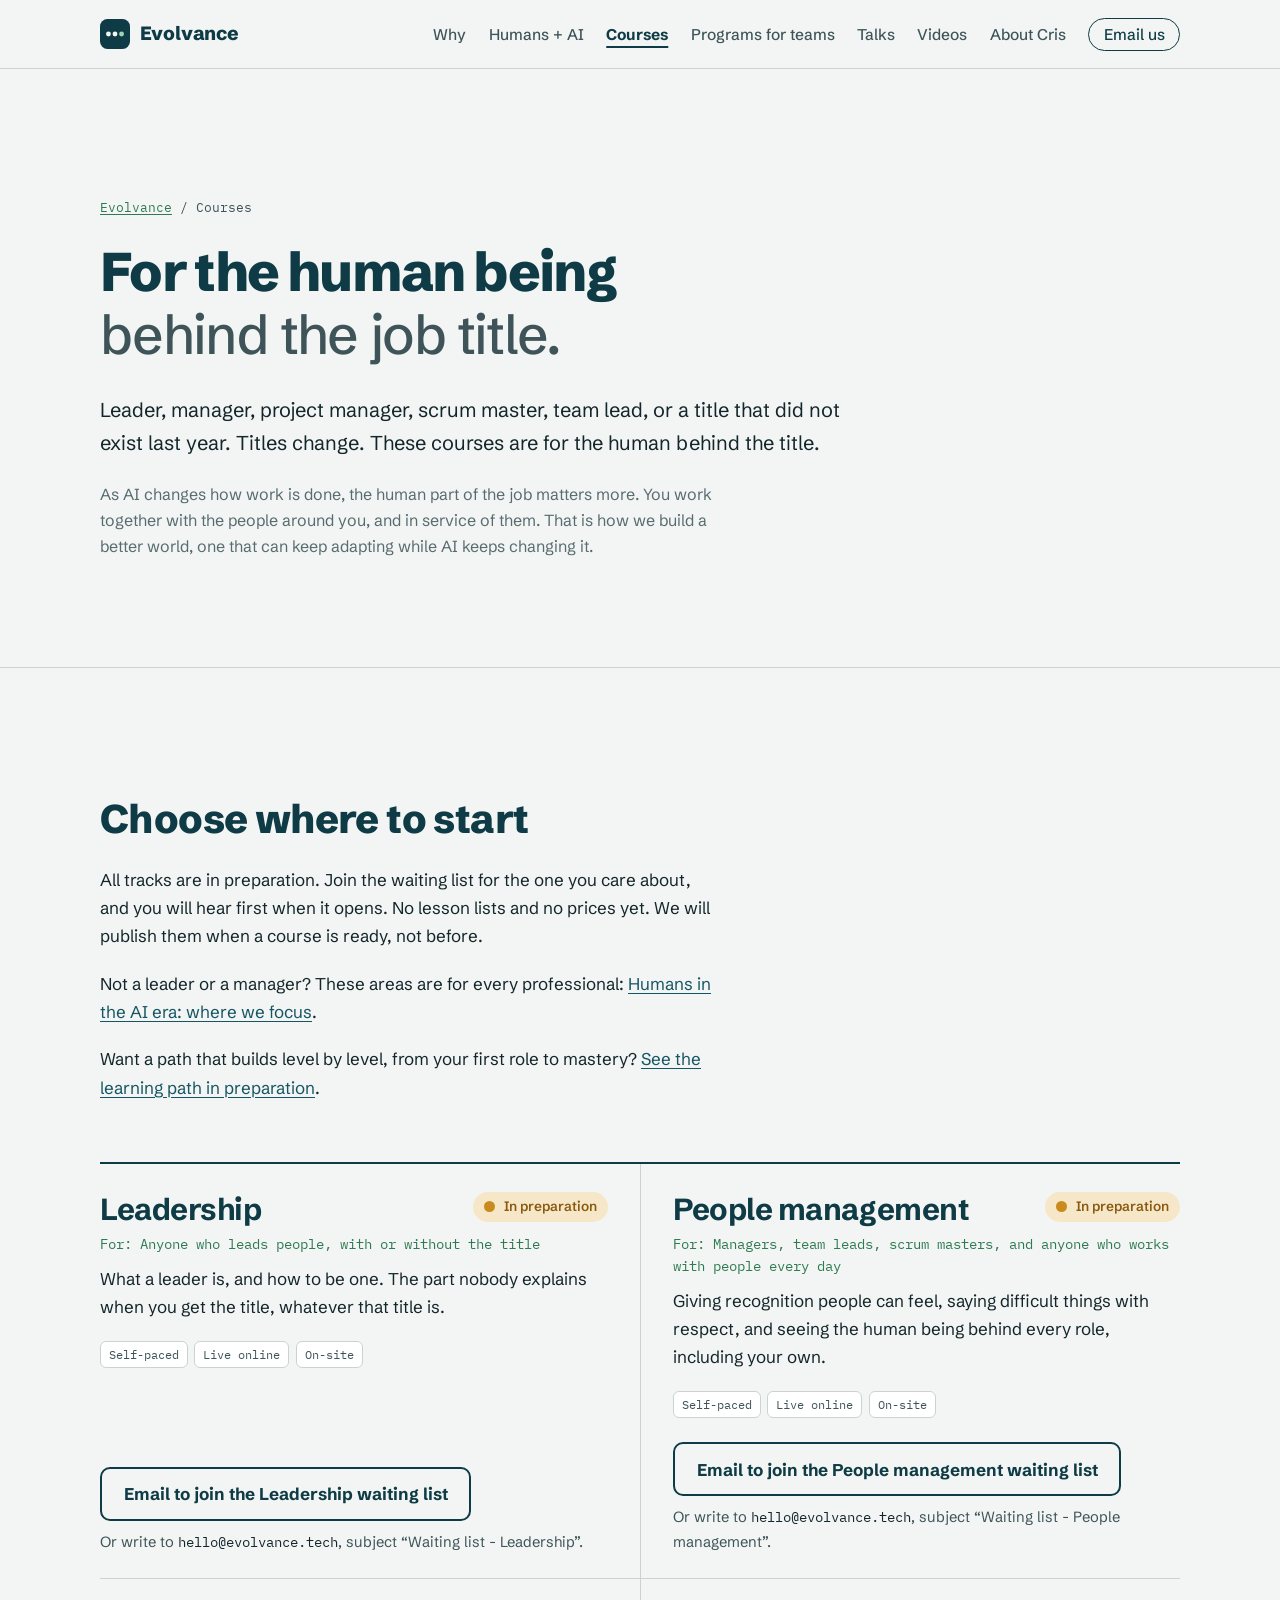
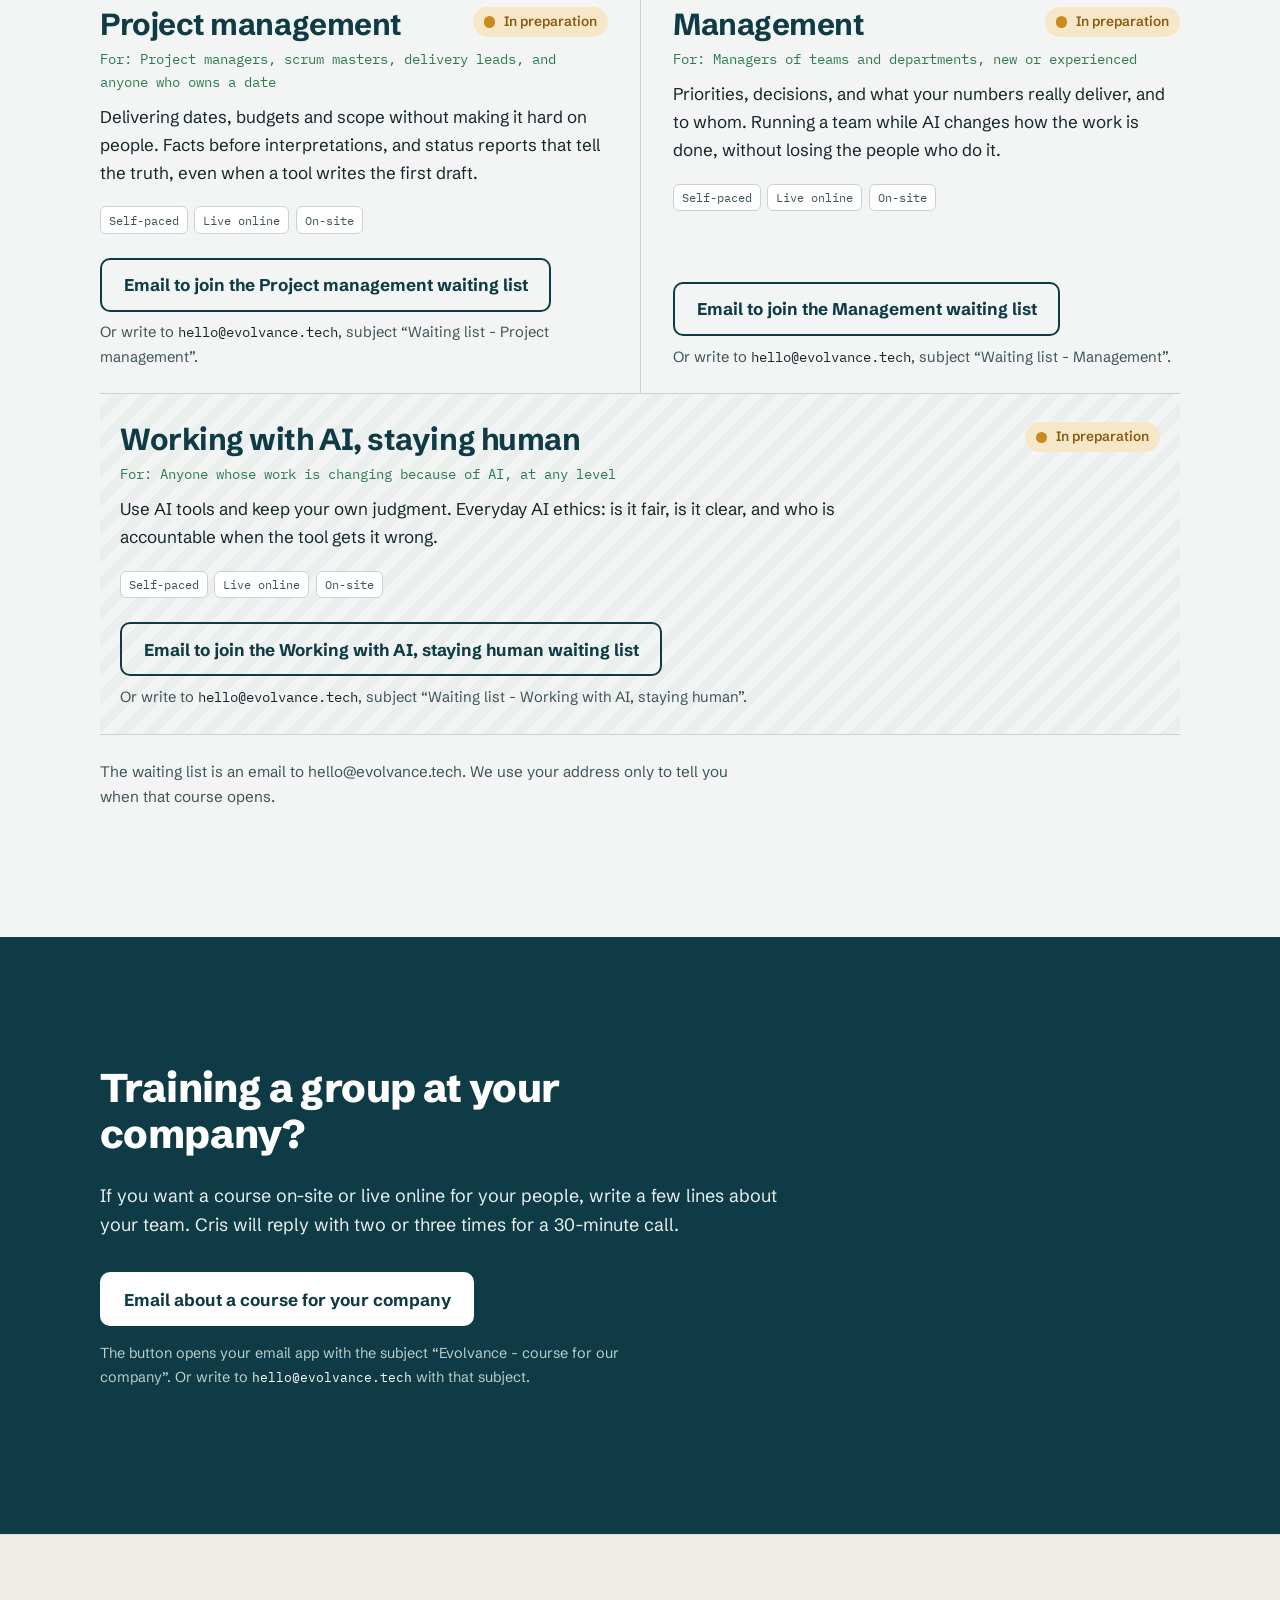
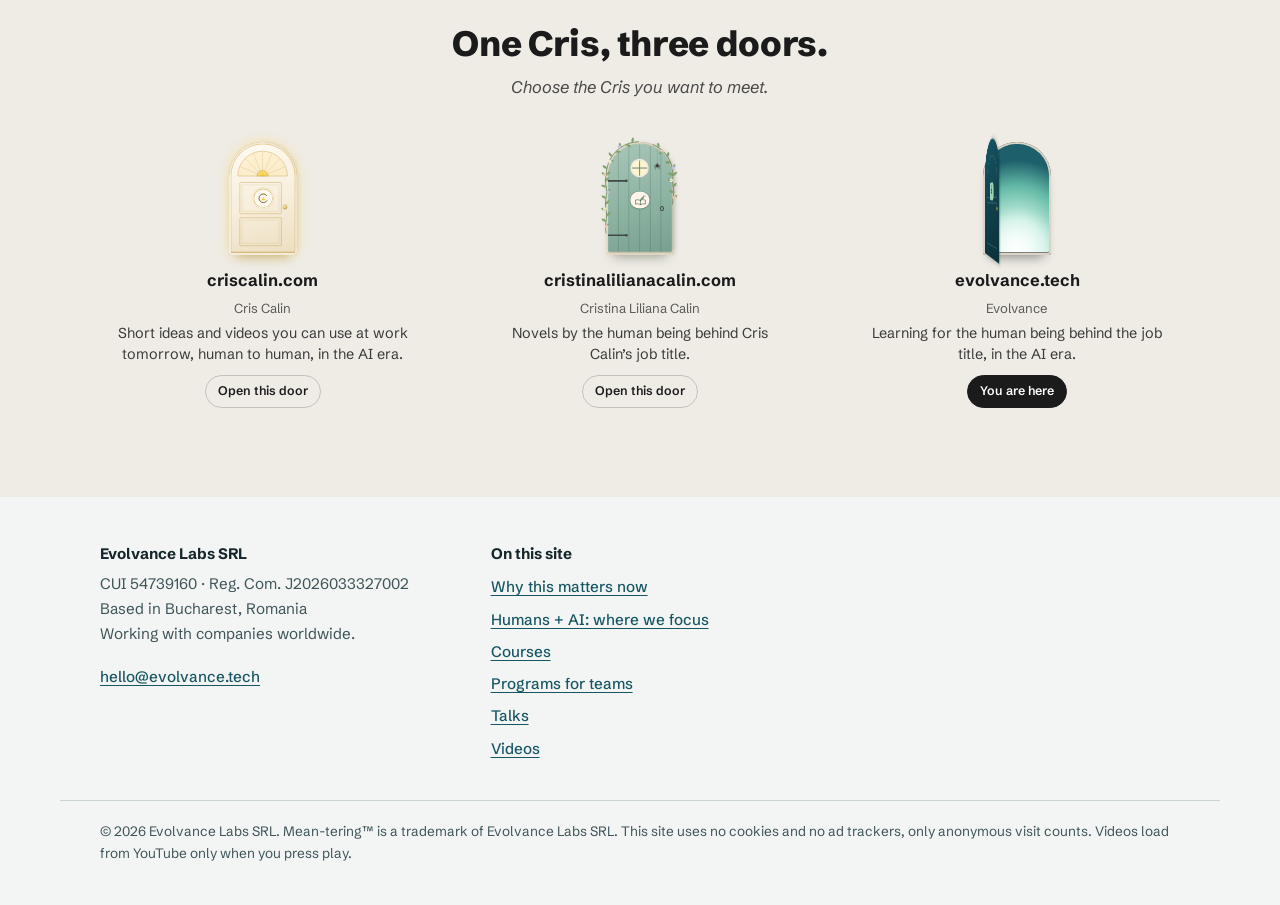
<file: courses/index.html>
<!DOCTYPE html>
<!-- generated by tools/build.py from tools/templates/courses.html and _data/catalog.json. Do not edit by hand: edit the template or the data, then run python3 tools/build.py -->
<html lang="en">
<head>
<meta charset="utf-8">
<meta name="viewport" content="width=device-width, initial-scale=1">
<title>Courses for the human being behind the job title | Evolvance</title>
<meta name="description" content="Courses by Cris Calin, in preparation, for leaders, managers, project managers, scrum masters, team leads and anyone who works with people: leadership, people management, project management, management, and working with AI while staying human.">
<link rel="canonical" href="https://evolvance.tech/courses/">
<meta name="theme-color" content="#0e3b45">

<meta property="og:type" content="website">
<meta property="og:site_name" content="Evolvance">
<meta property="og:title" content="Evolvance courses: for the human being behind the job title">
<meta property="og:description" content="Courses by Cris Calin, in preparation, for leaders, managers, project managers, scrum masters, team leads and anyone who works with people: leadership, people management, project management, management, and working with AI while staying human.">
<meta property="og:url" content="https://evolvance.tech/courses/">
<meta property="og:image" content="https://evolvance.tech/img/og-2026.jpg">
<meta property="og:image:width" content="1200">
<meta property="og:image:height" content="630">
<meta property="og:image:alt" content="Evolvance: Nobody taught you how to lead. We walk it with you.">
<meta name="twitter:card" content="summary_large_image">
<meta name="twitter:title" content="Evolvance courses: for the human being behind the job title">
<meta name="twitter:description" content="Courses by Cris Calin, in preparation, for leaders, managers, project managers, scrum masters, team leads and anyone who works with people: leadership, people management, project management, management, and working with AI while staying human.">
<meta name="twitter:image" content="https://evolvance.tech/img/og-2026.jpg">

<link rel="icon" href="../favicon.svg" type="image/svg+xml">
<link rel="preconnect" href="https://fonts.googleapis.com">
<link rel="preconnect" href="https://fonts.gstatic.com" crossorigin>
<link href="https://fonts.googleapis.com/css2?family=Schibsted+Grotesk:ital,wght@0,400;0,500;0,700;0,800;1,400&family=IBM+Plex+Mono:wght@400;500&display=swap" rel="stylesheet">
<link rel="stylesheet" href="../style.css?v=20261124c">
<script>if(!matchMedia("(prefers-reduced-motion: reduce)").matches)document.documentElement.classList.add("js")</script>

<!-- stats: cookie-free -->
<script defer src="https://static.cloudflareinsights.com/beacon.min.js" data-cf-beacon='{"token": "3c3482aacb534c04a383fe21055e7c35"}'></script>
</head>
<body>
<a class="skip" href="#main">Skip to content</a>

<header class="site-head">
  <div class="wrap head-row">
    <a class="brand" href="../index.html" aria-label="Evolvance, home">
      <svg class="brand-mark" viewBox="0 0 32 32" aria-hidden="true"><rect width="32" height="32" rx="8" fill="currentColor"/><circle cx="9" cy="16" r="2.6" fill="#f2f5f3"/><circle cx="16" cy="16" r="2.6" fill="#f2f5f3"/><circle cx="23" cy="16" r="2.6" fill="#9fd3b4"/></svg>
      <span>Evolvance</span>
    </a>
    <nav aria-label="Main">
      <ul>
        <li><a href="../why/index.html">Why</a></li>
        <li><a href="../focus/index.html">Humans + AI</a></li>
        <li><a href="../courses/index.html" aria-current="page">Courses</a></li>
        <li><a href="../programs/index.html">Programs for teams</a></li>
        <li><a href="../talks/index.html">Talks</a></li>
        <li><a href="../videos/index.html">Videos</a></li>
        <li><a href="../index.html#about">About Cris</a></li>
        <li class="nav-cta-li"><a class="nav-cta" href="mailto:hello@evolvance.tech?subject=Evolvance">Email us</a></li>
      </ul>
    </nav>
  </div>
</header>

<main id="main">
  <section class="page-head">
    <div class="wrap">
      <p class="crumbs"><a href="../index.html">Evolvance</a> / Courses</p>
      <h1>For the human being <span>behind the job title.</span></h1>
      <p class="lede">Leader, manager, project manager, scrum master, team lead, or a title that did not exist last year. Titles change. These courses are for the human behind the title.</p>
      <p class="lede lede-2">As AI changes how work is done, the human part of the job matters more. You work together with the people around you, and in service of them. That is how we build a better world, one that can keep adapting while AI keeps changing it.</p>
      <!-- TODO: opening dates per track (do not publish dates until they are certain) -->
    </div>
  </section>

  <section class="tracks-sec" aria-labelledby="tracks-h">
    <div class="wrap">
      <div class="section-head">
        <h2 id="tracks-h">Choose where to start</h2>
        <p>All tracks are in preparation. Join the waiting list for the one you care about, and you will hear first when it opens. No lesson lists and no prices yet. We will publish them when a course is ready, not before.</p>
        <p>Not a leader or a manager? These areas are for every professional: <a href="../focus/index.html">Humans in the AI era: where we focus</a>.</p>
        <p>Want a path that builds level by level, from your first role to mastery? <a href="../programs/index.html#learning-path">See the learning path in preparation</a>.</p>
      </div>
      <div class="tracks">
        <article class="track" id="leadership">
          <div class="track-head">
            <h3>Leadership</h3>
            <span class="pill pill-amber"><i aria-hidden="true"></i>In preparation</span>
          </div>
          <p class="track-for">For: Anyone who leads people, with or without the title</p>
          <p class="track-sum">What a leader is, and how to be one. The part nobody explains when you get the title, whatever that title is.</p>
          <!-- TODO: Cris to confirm the new, wider one-line summary of the Leadership track. -->
          <ul class="chips" aria-label="Formats"><li>Self-paced</li><li>Live online</li><li>On-site</li></ul>
          <p class="track-act"><a class="btn btn-ghost" href="mailto:hello@evolvance.tech?subject=Waiting%20list%20-%20Leadership&amp;body=Hello%2C%0A%0APlease%20add%20me%20to%20the%20waiting%20list%20for%20the%20Leadership%20course.%0AThe%20format%20I%20am%20interested%20in%20%28self-paced%2C%20live%20online%2C%20or%20on-site%20for%20my%20company%29%3A%0A%0AMy%20role%3A%0A%0AThank%20you.">Email to join the Leadership waiting list</a><span class="mail-alt">Or write to <span class="mail-addr">hello@evolvance.tech</span>, subject “Waiting list - Leadership”.</span></p>
        </article>
        <article class="track" id="people-management">
          <div class="track-head">
            <h3>People management</h3>
            <span class="pill pill-amber"><i aria-hidden="true"></i>In preparation</span>
          </div>
          <p class="track-for">For: Managers, team leads, scrum masters, and anyone who works with people every day</p>
          <p class="track-sum">Giving recognition people can feel, saying difficult things with respect, and seeing the human being behind every role, including your own.</p>
          <!-- TODO: Cris to confirm the new, wider one-line summary of the People management track. -->
          <ul class="chips" aria-label="Formats"><li>Self-paced</li><li>Live online</li><li>On-site</li></ul>
          <p class="track-act"><a class="btn btn-ghost" href="mailto:hello@evolvance.tech?subject=Waiting%20list%20-%20People%20management&amp;body=Hello%2C%0A%0APlease%20add%20me%20to%20the%20waiting%20list%20for%20the%20People%20management%20course.%0AThe%20format%20I%20am%20interested%20in%20%28self-paced%2C%20live%20online%2C%20or%20on-site%20for%20my%20company%29%3A%0A%0AMy%20role%3A%0A%0AThank%20you.">Email to join the People management waiting list</a><span class="mail-alt">Or write to <span class="mail-addr">hello@evolvance.tech</span>, subject “Waiting list - People management”.</span></p>
        </article>
        <article class="track" id="project-management">
          <div class="track-head">
            <h3>Project management</h3>
            <span class="pill pill-amber"><i aria-hidden="true"></i>In preparation</span>
          </div>
          <p class="track-for">For: Project managers, scrum masters, delivery leads, and anyone who owns a date</p>
          <p class="track-sum">Delivering dates, budgets and scope without making it hard on people. Facts before interpretations, and status reports that tell the truth, even when a tool writes the first draft.</p>
          <!-- TODO: Cris to confirm the new, wider one-line summary of the Project management track. -->
          <ul class="chips" aria-label="Formats"><li>Self-paced</li><li>Live online</li><li>On-site</li></ul>
          <p class="track-act"><a class="btn btn-ghost" href="mailto:hello@evolvance.tech?subject=Waiting%20list%20-%20Project%20management&amp;body=Hello%2C%0A%0APlease%20add%20me%20to%20the%20waiting%20list%20for%20the%20Project%20management%20course.%0AThe%20format%20I%20am%20interested%20in%20%28self-paced%2C%20live%20online%2C%20or%20on-site%20for%20my%20company%29%3A%0A%0AMy%20role%3A%0A%0AThank%20you.">Email to join the Project management waiting list</a><span class="mail-alt">Or write to <span class="mail-addr">hello@evolvance.tech</span>, subject “Waiting list - Project management”.</span></p>
        </article>
        <article class="track" id="management">
          <div class="track-head">
            <h3>Management</h3>
            <span class="pill pill-amber"><i aria-hidden="true"></i>In preparation</span>
          </div>
          <p class="track-for">For: Managers of teams and departments, new or experienced</p>
          <p class="track-sum">Priorities, decisions, and what your numbers really deliver, and to whom. Running a team while AI changes how the work is done, without losing the people who do it.</p>
          <!-- TODO: Cris to confirm the new, wider one-line summary of the Management track. -->
          <ul class="chips" aria-label="Formats"><li>Self-paced</li><li>Live online</li><li>On-site</li></ul>
          <p class="track-act"><a class="btn btn-ghost" href="mailto:hello@evolvance.tech?subject=Waiting%20list%20-%20Management&amp;body=Hello%2C%0A%0APlease%20add%20me%20to%20the%20waiting%20list%20for%20the%20Management%20course.%0AThe%20format%20I%20am%20interested%20in%20%28self-paced%2C%20live%20online%2C%20or%20on-site%20for%20my%20company%29%3A%0A%0AMy%20role%3A%0A%0AThank%20you.">Email to join the Management waiting list</a><span class="mail-alt">Or write to <span class="mail-addr">hello@evolvance.tech</span>, subject “Waiting list - Management”.</span></p>
        </article>
        <article class="track" id="working-with-ai">
          <div class="track-head">
            <h3>Working with AI, staying human</h3>
            <span class="pill pill-amber"><i aria-hidden="true"></i>In preparation</span>
          </div>
          <p class="track-for">For: Anyone whose work is changing because of AI, at any level</p>
          <p class="track-sum">Use AI tools and keep your own judgment. Everyday AI ethics: is it fair, is it clear, and who is accountable when the tool gets it wrong.</p>
          <!-- TODO: Cris to confirm the scope and one-line summary of the Working with AI, staying human track. -->
          <ul class="chips" aria-label="Formats"><li>Self-paced</li><li>Live online</li><li>On-site</li></ul>
          <p class="track-act"><a class="btn btn-ghost" href="mailto:hello@evolvance.tech?subject=Waiting%20list%20-%20Working%20with%20AI%2C%20staying%20human&amp;body=Hello%2C%0A%0APlease%20add%20me%20to%20the%20waiting%20list%20for%20the%20Working%20with%20AI%2C%20staying%20human%20course.%0AThe%20format%20I%20am%20interested%20in%20%28self-paced%2C%20live%20online%2C%20or%20on-site%20for%20my%20company%29%3A%0A%0AMy%20role%3A%0A%0AThank%20you.">Email to join the Working with AI, staying human waiting list</a><span class="mail-alt">Or write to <span class="mail-addr">hello@evolvance.tech</span>, subject “Waiting list - Working with AI, staying human”.</span></p>
        </article>
      </div>
      <p class="more-note waitlist-note">The waiting list is an email to hello@evolvance.tech. We use your address only to tell you when that course opens. <!-- TODO: privacy notice page (GDPR) for waiting-list emails --></p>
    </div>
  </section>

  <section class="cta" aria-labelledby="cta-h">
    <div class="wrap cta-inner">
      <h2 id="cta-h">Training a group at your company?</h2>
      <p>If you want a course on-site or live online for your people, write a few lines about your team. Cris will reply with two or three times for a 30-minute call.</p>
      <a class="btn btn-light" href="mailto:hello@evolvance.tech?subject=Evolvance%20-%20course%20for%20our%20company">Email about a course for your company</a>
      <p class="cta-small">The button opens your email app with the subject “Evolvance - course for our company”. Or write to <span class="mail-addr">hello@evolvance.tech</span> with that subject.</p>
    </div>
  </section>
</main>

<section class="doors" aria-labelledby="doors-h"><div class="doors-in"><h2 id="doors-h" class="doors-h">One Cris, three doors.</h2><p class="doors-sub">Choose the Cris you want to meet.</p><ul class="doors-row"><li class="door door-criscalin"><a href="https://criscalin.com/"><span class="door-frame"><span class="door-inside"><span class="door-light"></span><span class="door-here">You are here</span></span><span class="door-leaf"><svg class="door-art" viewBox="0 0 158 271" preserveAspectRatio="none" aria-hidden="true" focusable="false"><g fill="none" stroke="currentColor" stroke-width=".9"><path d="M17 80A62 62 0 0 1 141 80Z" class="fan"/><g stroke-width=".6" opacity=".8"><path d="M79 80L134.4 57.0"/><path d="M79 80L121.4 37.6"/><path d="M79 80L102.0 24.6"/><path d="M79 80L79.0 20.0"/><path d="M79 80L56.0 24.6"/><path d="M79 80L36.6 37.6"/><path d="M79 80L23.6 57.0"/></g><path d="M65 80a14 14 0 0 1 28 0Z" class="sun"/><rect x="22" y="96" width="104" height="78" rx="2"/><rect x="28" y="102" width="92" height="66" rx="1" stroke-width=".5" opacity=".7"/><rect x="22" y="184" width="104" height="70" rx="2"/><rect x="28" y="190" width="92" height="58" rx="1" stroke-width=".5" opacity=".7"/></g></svg><span class="door-panel"></span><span class="door-panel"></span><span class="dm dm-c"><svg viewBox="0 0 40 40" aria-hidden="true" focusable="false"><path class="arc" d="M29.6 12.2C27.4 9.6 24 8 20.3 8 13.4 8 8 13.5 8 20.2S13.5 32.3 20.3 32.3c3.7 0 7-1.6 9.3-4.3l1.3-1"/><path class="hz" d="M14.6 24.6h11.6"/><path class="sun" d="M16.9 24.6a3.6 3.6 0 0 1 7.2 0z"/><path class="rays" d="M20.5 16.3v1.8M15.9 18.3l1.2 1.2M25.1 18.3l-1.2 1.2"/></svg></span><span class="door-knob"></span></span></span><span class="door-label"><strong>criscalin.com</strong><span class="door-name">Cris Calin</span><span class="door-desc">Short ideas and videos you can use at work tomorrow, human to human, in the AI era.</span><span class="door-state">Open this door</span></span></a></li><li class="door door-cristinalilianacalin"><a href="https://cristinalilianacalin.com/"><span class="door-frame"><span class="door-inside"><span class="door-light"></span><span class="door-here">You are here</span></span><span class="door-leaf"><svg class="door-art" viewBox="0 0 158 271" preserveAspectRatio="none" aria-hidden="true" focusable="false"><g class="planks" fill="none"><path d="M26 21.4V271"/><path d="M52 5.8V271"/><path d="M79 1.0V271"/><path d="M106 5.8V271"/><path d="M132 21.4V271"/></g><g class="grain" fill="none"><path d="M12 150c3 8 3 18 0 26M39 210c-2 9-2 15 0 22M66 120c3 7 3 13 0 20M92 228c-3 6-3 12 0 18M119 160c2 8 2 14 0 22M145 210c-2 7-2 13 0 20"/></g><g class="hinge"><path d="M0 92h46"/><circle cx="46" cy="92" r="3.2"/><path d="M0 228h46"/><circle cx="46" cy="228" r="3.2"/></g><g class="window"><circle cx="79" cy="60" r="21" class="glass"/><path d="M79 39v42M58 60h42" class="bars"/><circle cx="79" cy="60" r="21" class="rim"/><path d="M68 50c3-4 7-5 10-5" class="glint"/></g></svg><span class="door-panel"></span><span class="door-panel"></span><span class="dm dm-n"><svg viewBox="0 0 40 40" aria-hidden="true" focusable="false"><path class="pg" d="M20 31c-4-2.2-9-2.6-14-1.2V18.2c5-1.4 10-1 14 1.4M20 31c4-2.2 9-2.6 14-1.2V18.2c-1.6-.5-3.4-.7-5-.7M20 19.6V31"/><path class="lf" d="M20 19.4c.4-4.6 3.4-8.4 8.6-10 .4 5-2.8 8.8-8.6 10z"/><path class="rib" d="M20.6 18.8c2-2.9 4.2-5.1 7-7.6"/><path class="bird" d="M27.5 7.4c1-.9 2.3-1 3.1-.1.9-.8 2.1-.9 3.1-.3"/></svg></span><span class="door-knob"></span></span><svg class="door-deco" viewBox="0 0 170 283" aria-hidden="true" focusable="false"><g class="vine vine-l"><path class="stem" d="M3.5 226.0C3.2 223.7 1.9 216.7 1.9 212.0C1.9 207.3 3.0 202.7 3.5 198.0C4.0 193.3 5.1 188.7 5.1 184.0C5.1 179.3 4.1 174.7 3.6 170.0C3.0 165.3 1.9 160.7 1.9 156.0C1.9 151.3 2.9 146.7 3.4 142.0C3.9 137.3 5.0 132.7 5.1 128.0C5.1 123.3 4.2 118.7 3.7 114.0C3.1 109.3 2.0 104.7 1.9 100.0C1.8 95.3 2.9 88.5 3.3 86.0C3.6 83.5 3.6 87.7 4.0 85.0C4.4 82.3 4.5 74.6 5.5 69.5C6.5 64.5 8.0 59.4 9.9 54.7C11.8 49.9 14.3 45.2 17.1 40.9C19.9 36.6 23.2 32.4 26.7 28.7C30.3 25.0 34.3 21.6 38.5 18.6C42.8 15.7 47.3 13.1 52.1 11.0C56.8 8.9 61.8 7.2 66.8 6.1C71.8 4.9 79.6 4.4 82.2 4.0"/><g class="leaves"><path d="M0 0c3-4 9-5 12-2-3 4-9 5-12 2z" transform="translate(1.9 212.0) rotate(-35)"/><path d="M0 0c3-4 9-5 12-2-3 4-9 5-12 2z" transform="translate(3.5 198.0) rotate(-138)"/><path d="M0 0c3-4 9-5 12-2-3 4-9 5-12 2z" transform="translate(5.1 184.0) rotate(-35)"/><path d="M0 0c3-4 9-5 12-2-3 4-9 5-12 2z" transform="translate(3.6 170.0) rotate(-152)"/><path d="M0 0c3-4 9-5 12-2-3 4-9 5-12 2z" transform="translate(1.9 156.0) rotate(-35)"/><path d="M0 0c3-4 9-5 12-2-3 4-9 5-12 2z" transform="translate(3.4 142.0) rotate(-138)"/><path d="M0 0c3-4 9-5 12-2-3 4-9 5-12 2z" transform="translate(5.1 128.0) rotate(-34)"/><path d="M0 0c3-4 9-5 12-2-3 4-9 5-12 2z" transform="translate(3.7 114.0) rotate(-151)"/><path d="M0 0c3-4 9-5 12-2-3 4-9 5-12 2z" transform="translate(1.9 100.0) rotate(-36)"/><path d="M0 0c3-4 9-5 12-2-3 4-9 5-12 2z" transform="translate(3.3 86.0) rotate(-137)"/><path d="M0 0c3-4 9-5 12-2-3 4-9 5-12 2z" transform="translate(4.0 85.0) rotate(-27)"/><path d="M0 0c3-4 9-5 12-2-3 4-9 5-12 2z" transform="translate(5.5 69.5) rotate(-134)"/><path d="M0 0c3-4 9-5 12-2-3 4-9 5-12 2z" transform="translate(9.9 54.7) rotate(-13)"/><path d="M0 0c3-4 9-5 12-2-3 4-9 5-12 2z" transform="translate(17.1 40.9) rotate(-112)"/><path d="M0 0c3-4 9-5 12-2-3 4-9 5-12 2z" transform="translate(26.7 28.7) rotate(9)"/><path d="M0 0c3-4 9-5 12-2-3 4-9 5-12 2z" transform="translate(38.5 18.6) rotate(-90)"/><path d="M0 0c3-4 9-5 12-2-3 4-9 5-12 2z" transform="translate(52.1 11.0) rotate(31)"/><path d="M0 0c3-4 9-5 12-2-3 4-9 5-12 2z" transform="translate(66.8 6.1) rotate(-68)"/></g><g class="fl-a" transform="translate(4.9 210.0)"><circle cx="0" cy="-2.6" r="2"/><circle cx="2.5" cy="-.8" r="2"/><circle cx="1.6" cy="2.1" r="2"/><circle cx="-1.6" cy="2.1" r="2"/><circle cx="-2.5" cy="-.8" r="2"/><circle class="fl-mid" r="1.3"/></g><g class="fl-b" transform="translate(0.6 168.0)"><circle cx="0" cy="-2.6" r="2"/><circle cx="2.5" cy="-.8" r="2"/><circle cx="1.6" cy="2.1" r="2"/><circle cx="-1.6" cy="2.1" r="2"/><circle cx="-2.5" cy="-.8" r="2"/><circle class="fl-mid" r="1.3"/></g><g class="fl-c" transform="translate(8.1 126.0)"><circle cx="0" cy="-2.6" r="2"/><circle cx="2.5" cy="-.8" r="2"/><circle cx="1.6" cy="2.1" r="2"/><circle cx="-1.6" cy="2.1" r="2"/><circle cx="-2.5" cy="-.8" r="2"/><circle class="fl-mid" r="1.3"/></g><g class="fl-a" transform="translate(0.3 84.0)"><circle cx="0" cy="-2.6" r="2"/><circle cx="2.5" cy="-.8" r="2"/><circle cx="1.6" cy="2.1" r="2"/><circle cx="-1.6" cy="2.1" r="2"/><circle cx="-2.5" cy="-.8" r="2"/><circle class="fl-mid" r="1.3"/></g><g class="fl-b" transform="translate(12.9 52.7)"><circle cx="0" cy="-2.6" r="2"/><circle cx="2.5" cy="-.8" r="2"/><circle cx="1.6" cy="2.1" r="2"/><circle cx="-1.6" cy="2.1" r="2"/><circle cx="-2.5" cy="-.8" r="2"/><circle class="fl-mid" r="1.3"/></g><g class="fl-c" transform="translate(35.5 16.6)"><circle cx="0" cy="-2.6" r="2"/><circle cx="2.5" cy="-.8" r="2"/><circle cx="1.6" cy="2.1" r="2"/><circle cx="-1.6" cy="2.1" r="2"/><circle cx="-2.5" cy="-.8" r="2"/><circle class="fl-mid" r="1.3"/></g></g><g class="vine vine-r"><path class="stem" d="M164.9 156.0C165.2 153.7 165.9 146.7 166.4 142.0C166.9 137.3 168.0 132.7 168.1 128.0C168.1 123.3 167.2 118.7 166.7 114.0C166.1 109.3 165.0 104.7 164.9 100.0C164.8 95.3 166.1 88.5 166.3 86.0C166.5 83.5 166.3 87.7 166.0 85.0C165.7 82.3 165.5 74.6 164.5 69.5C163.5 64.5 162.0 59.4 160.1 54.7C158.2 49.9 155.7 45.2 152.9 40.9C150.1 36.6 146.8 32.4 143.3 28.7C139.7 25.0 135.7 21.6 131.5 18.6C127.2 15.7 120.2 12.3 117.9 11.0"/><g class="leaves"><path d="M0 0c3-4 9-5 12-2-3 4-9 5-12 2z" transform="translate(166.4 142.0) rotate(-28)"/><path d="M0 0c3-4 9-5 12-2-3 4-9 5-12 2z" transform="translate(168.1 128.0) rotate(-144)"/><path d="M0 0c3-4 9-5 12-2-3 4-9 5-12 2z" transform="translate(166.7 114.0) rotate(-41)"/><path d="M0 0c3-4 9-5 12-2-3 4-9 5-12 2z" transform="translate(164.9 100.0) rotate(-146)"/><path d="M0 0c3-4 9-5 12-2-3 4-9 5-12 2z" transform="translate(166.3 86.0) rotate(-31)"/><path d="M0 0c3-4 9-5 12-2-3 4-9 5-12 2z" transform="translate(166.0 85.0) rotate(-151)"/><path d="M0 0c3-4 9-5 12-2-3 4-9 5-12 2z" transform="translate(164.5 69.5) rotate(-46)"/><path d="M0 0c3-4 9-5 12-2-3 4-9 5-12 2z" transform="translate(160.1 54.7) rotate(-167)"/><path d="M0 0c3-4 9-5 12-2-3 4-9 5-12 2z" transform="translate(152.9 40.9) rotate(-68)"/><path d="M0 0c3-4 9-5 12-2-3 4-9 5-12 2z" transform="translate(143.3 28.7) rotate(-189)"/><path d="M0 0c3-4 9-5 12-2-3 4-9 5-12 2z" transform="translate(131.5 18.6) rotate(-90)"/></g><g class="fl-a" transform="translate(169.4 140.0)"><circle cx="0" cy="-2.6" r="2"/><circle cx="2.5" cy="-.8" r="2"/><circle cx="1.6" cy="2.1" r="2"/><circle cx="-1.6" cy="2.1" r="2"/><circle cx="-2.5" cy="-.8" r="2"/><circle class="fl-mid" r="1.3"/></g><g class="fl-b" transform="translate(161.9 98.0)"><circle cx="0" cy="-2.6" r="2"/><circle cx="2.5" cy="-.8" r="2"/><circle cx="1.6" cy="2.1" r="2"/><circle cx="-1.6" cy="2.1" r="2"/><circle cx="-2.5" cy="-.8" r="2"/><circle class="fl-mid" r="1.3"/></g><g class="fl-c" transform="translate(167.5 67.5)"><circle cx="0" cy="-2.6" r="2"/><circle cx="2.5" cy="-.8" r="2"/><circle cx="1.6" cy="2.1" r="2"/><circle cx="-1.6" cy="2.1" r="2"/><circle cx="-2.5" cy="-.8" r="2"/><circle class="fl-mid" r="1.3"/></g><g class="fl-a" transform="translate(140.3 26.7)"><circle cx="0" cy="-2.6" r="2"/><circle cx="2.5" cy="-.8" r="2"/><circle cx="1.6" cy="2.1" r="2"/><circle cx="-1.6" cy="2.1" r="2"/><circle cx="-2.5" cy="-.8" r="2"/><circle class="fl-mid" r="1.3"/></g></g><g class="spider"><path class="silk" d="M128 22V58"/><g transform="translate(128 62)"><g class="legs"><path d="M0 0l-4 -2l-2.0 4"/><path d="M0 0l-4.5 0l-2.2 2"/><path d="M0 0l-4 2l-2.0 4"/><path d="M0 0l-3 3.5l-1.5 5.5"/><path d="M0 0l4 -2l2.0 4"/><path d="M0 0l4.5 0l2.2 2"/><path d="M0 0l4 2l2.0 4"/><path d="M0 0l3 3.5l1.5 5.5"/></g><ellipse rx="3.2" ry="3.6" cy="1"/><circle cy="-3.2" r="2.1"/><circle class="eye" cx="-.8" cy="-3.5" r=".55"/><circle class="eye" cx=".8" cy="-3.5" r=".55"/></g></g></svg></span><span class="door-label"><strong>cristinaliliana<wbr>calin<wbr>.com</strong><span class="door-name">Cristina Liliana Calin</span><span class="door-desc">Novels by the human being behind Cris Calin&#8217;s job title.</span><span class="door-state">Open this door</span></span></a></li><li class="door door-evolvance is-here"><a href="https://evolvance.tech/" aria-current="page"><span class="door-frame"><span class="door-inside"><span class="door-light"></span><span class="door-here">You are here</span></span><span class="door-leaf"><span class="door-panel"></span><span class="door-panel"></span><span class="dm dm-e"><svg viewBox="0 0 40 40" aria-hidden="true" focusable="false"><path class="faint" d="M10.5 11.5L20 7.5l9.5 4"/><path class="ln" d="M20 16.5l-9.5-5M20 16.5l9.5-5M20 16.5v8M20 24.5l-6.5 8M20 24.5l6.5 8"/><circle class="hd" cx="20" cy="7.5" r="2.7"/><g class="nd"><circle cx="20" cy="16.5" r="1.9"/><circle cx="10.5" cy="11.5" r="1.7"/><circle cx="29.5" cy="11.5" r="1.7"/><circle cx="20" cy="24.5" r="1.7"/><circle cx="13.5" cy="32.5" r="1.7"/><circle cx="26.5" cy="32.5" r="1.7"/></g></svg></span><span class="door-knob"></span></span></span><span class="door-label"><strong>evolvance.tech</strong><span class="door-name">Evolvance</span><span class="door-desc">Learning for the human being behind the job title, in the AI era.</span><span class="door-state">You are here</span></span></a></li></ul></div></section>
<footer class="site-foot">
  <div class="wrap foot-grid">
    <div>
      <p class="foot-brand">Evolvance Labs SRL</p>
      <p>CUI 54739160 · Reg. Com. J2026033327002<br>Based in Bucharest, Romania<br>Working with companies worldwide.</p>
      <p><a href="mailto:hello@evolvance.tech?subject=Evolvance">hello@evolvance.tech</a></p>
    </div>
    <nav aria-label="On this site">
      <p class="foot-h">On this site</p>
      <ul>
        <li><a href="../why/index.html">Why this matters now</a></li>
        <li><a href="../focus/index.html">Humans + AI: where we focus</a></li>
        <li><a href="../courses/index.html">Courses</a></li>
        <li><a href="../programs/index.html">Programs for teams</a></li>
        <li><a href="../talks/index.html">Talks</a></li>
        <li><a href="../videos/index.html">Videos</a></li>
      </ul>
    </nav>
  </div>
  <div class="wrap foot-legal">
    <p>© 2026 Evolvance Labs SRL. Mean-tering™ is a trademark of Evolvance Labs SRL. This site uses no cookies and no ad trackers, only anonymous visit counts. Videos load from YouTube only when you press play. <!-- TODO: confirm trademark wording/ownership of Mean-tering™ --></p>
  </div>
</footer>
<script>
(function(){var els=document.querySelectorAll(".entry,.path,.reveal");
if(!document.documentElement.classList.contains("js")||!("IntersectionObserver" in window)){els.forEach(function(e){e.classList.add("in")});return}
var io=new IntersectionObserver(function(es){es.forEach(function(e){if(e.isIntersecting){e.target.classList.add("in");io.unobserve(e.target)}})},{threshold:.2});
els.forEach(function(e){io.observe(e)})})();
document.querySelectorAll("[data-copy]").forEach(function(b){
  var label=b.textContent,st=b.parentNode.querySelector(".copy-status"),t;
  function done(ok){
    b.classList.toggle("is-copied",ok);b.textContent=ok?"Copied":label;
    if(st)st.textContent=ok?"Address copied.":"Copy did not work. Select the address and copy it.";
    if(!ok){var el=document.getElementById(b.getAttribute("data-copy-target"));if(el){var r=document.createRange();r.selectNodeContents(el);var s=getSelection();s.removeAllRanges();s.addRange(r)}}
    clearTimeout(t);t=setTimeout(function(){b.classList.remove("is-copied");b.textContent=label;if(st)st.textContent=""},2500)}
  function legacy(){try{var x=document.createElement("textarea");x.value=b.getAttribute("data-copy");x.setAttribute("readonly","");x.style.position="fixed";x.style.opacity="0";document.body.appendChild(x);x.select();var ok=document.execCommand("copy");document.body.removeChild(x);done(ok)}catch(e){done(false)}}
  b.addEventListener("click",function(){
    try{if(navigator.clipboard&&window.isSecureContext){navigator.clipboard.writeText(b.getAttribute("data-copy")).then(function(){done(true)},legacy)}else{legacy()}}catch(e){legacy()}
  })});
</script>

</body>
</html>
</file>
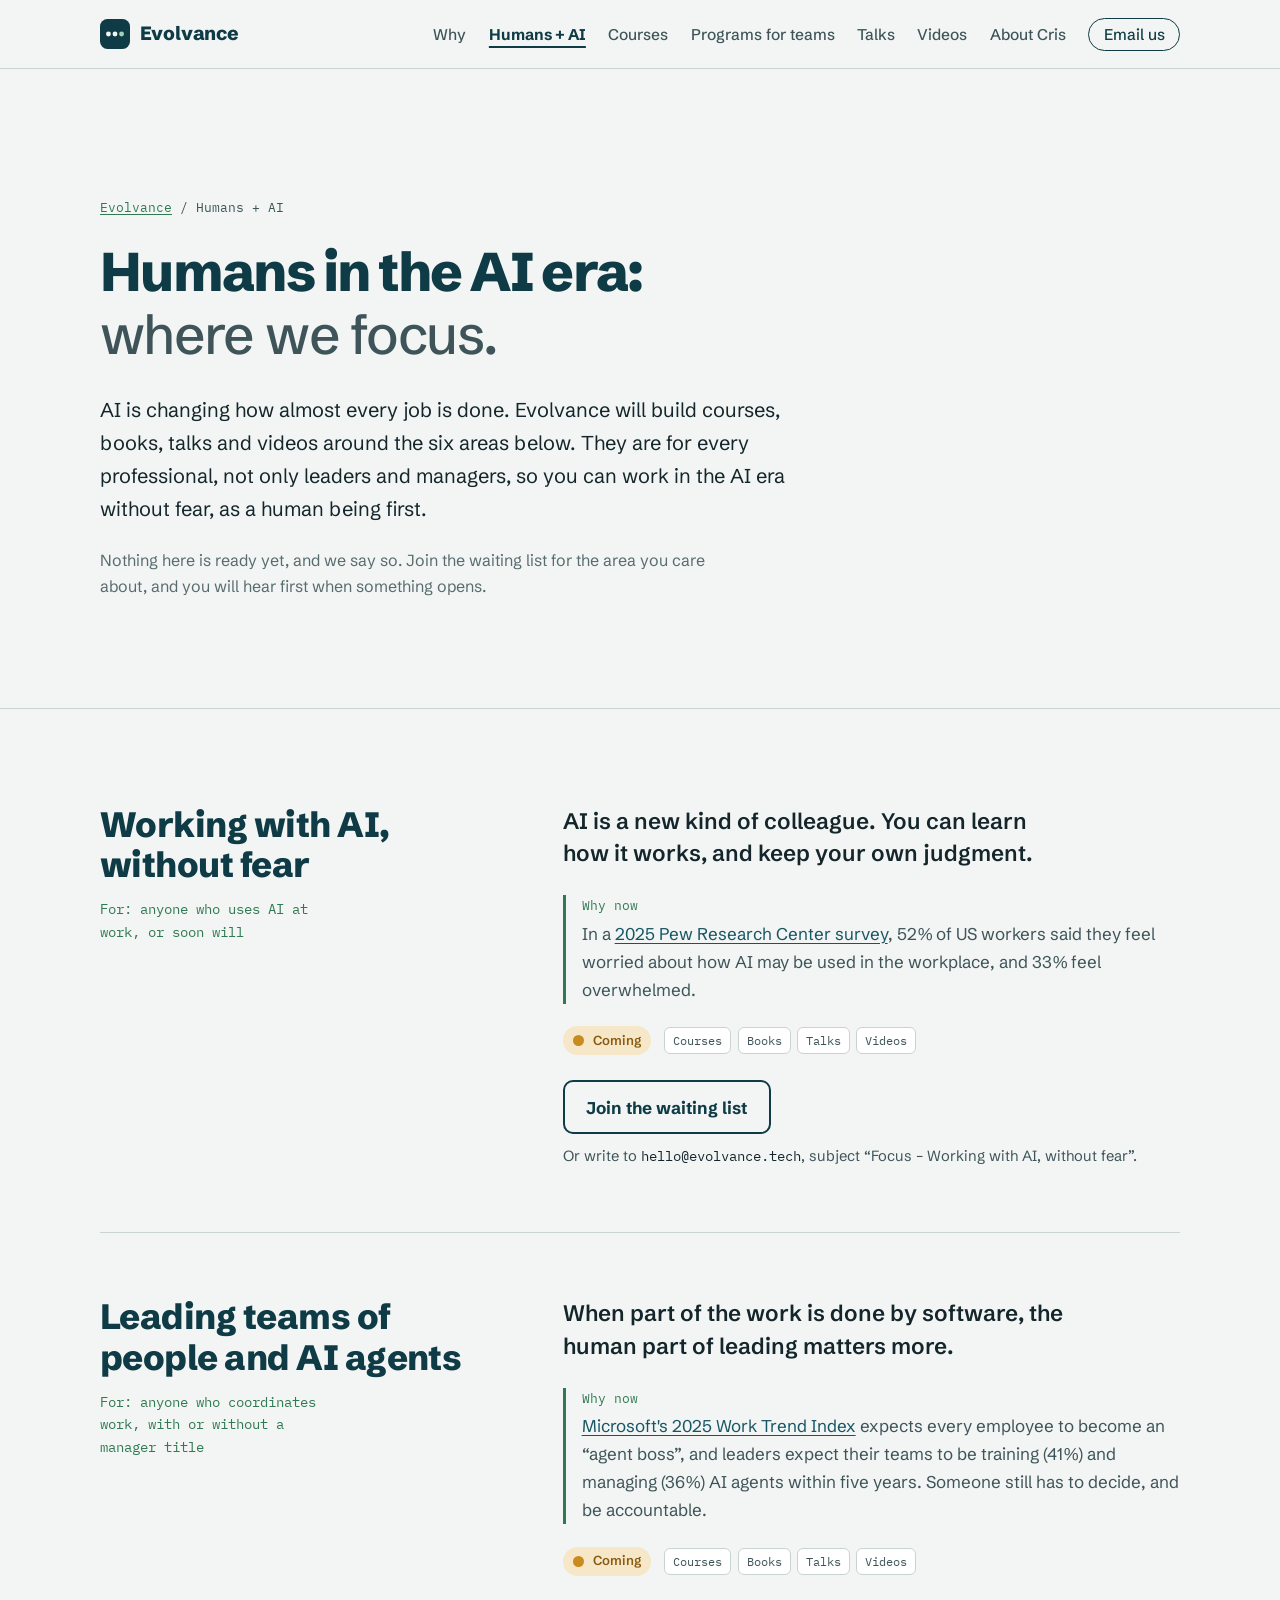
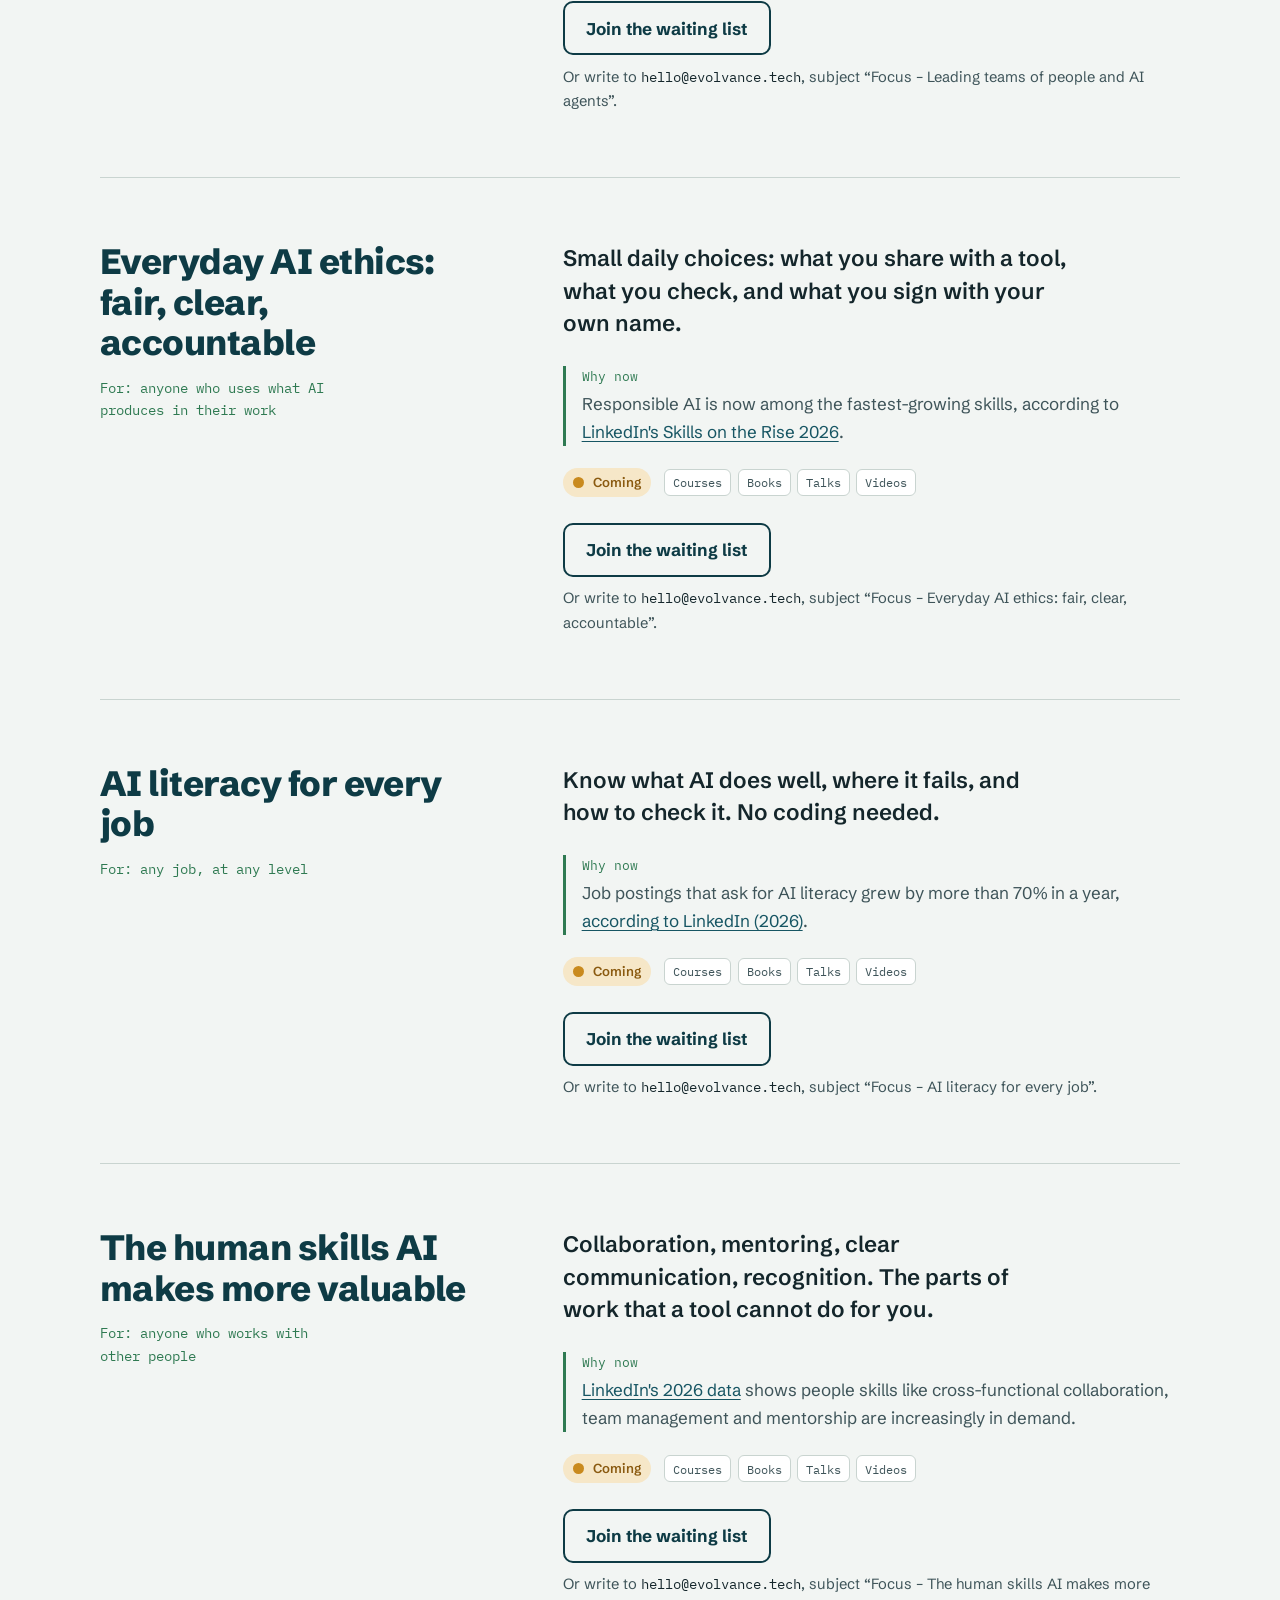
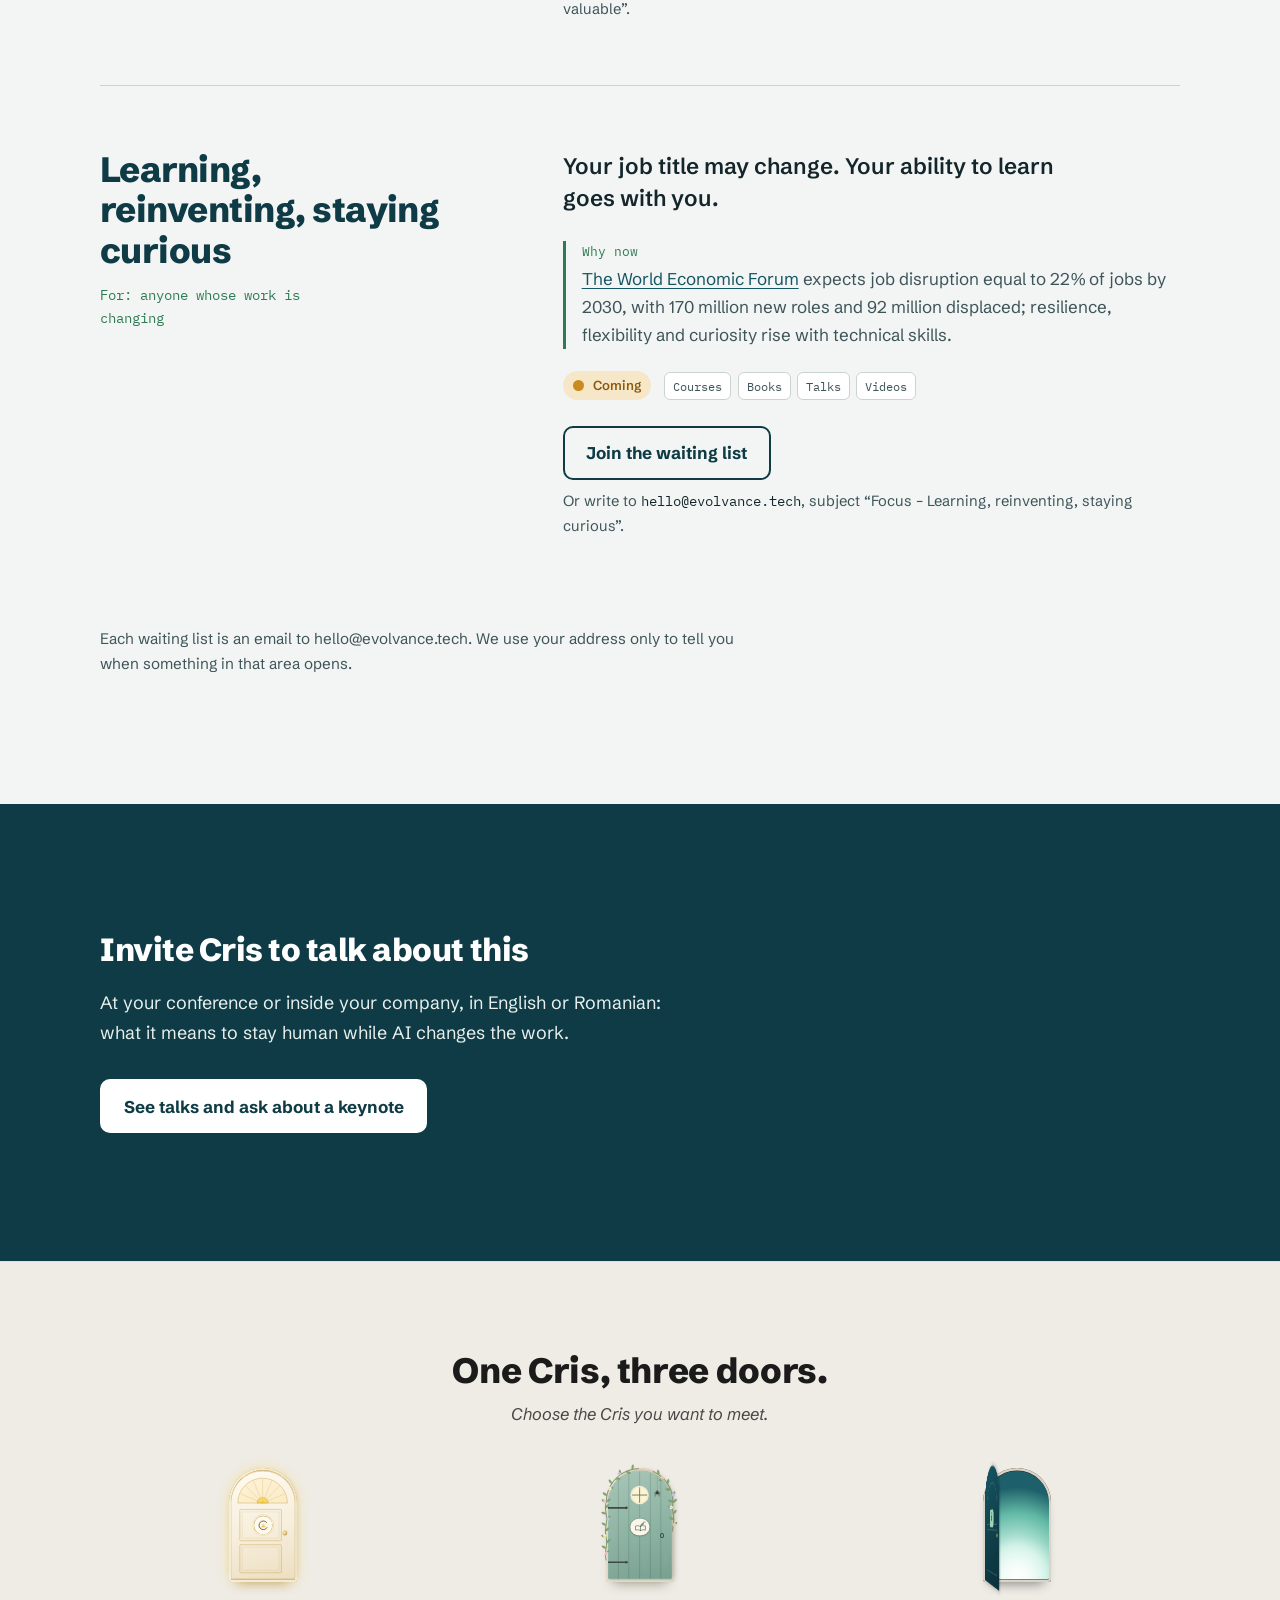
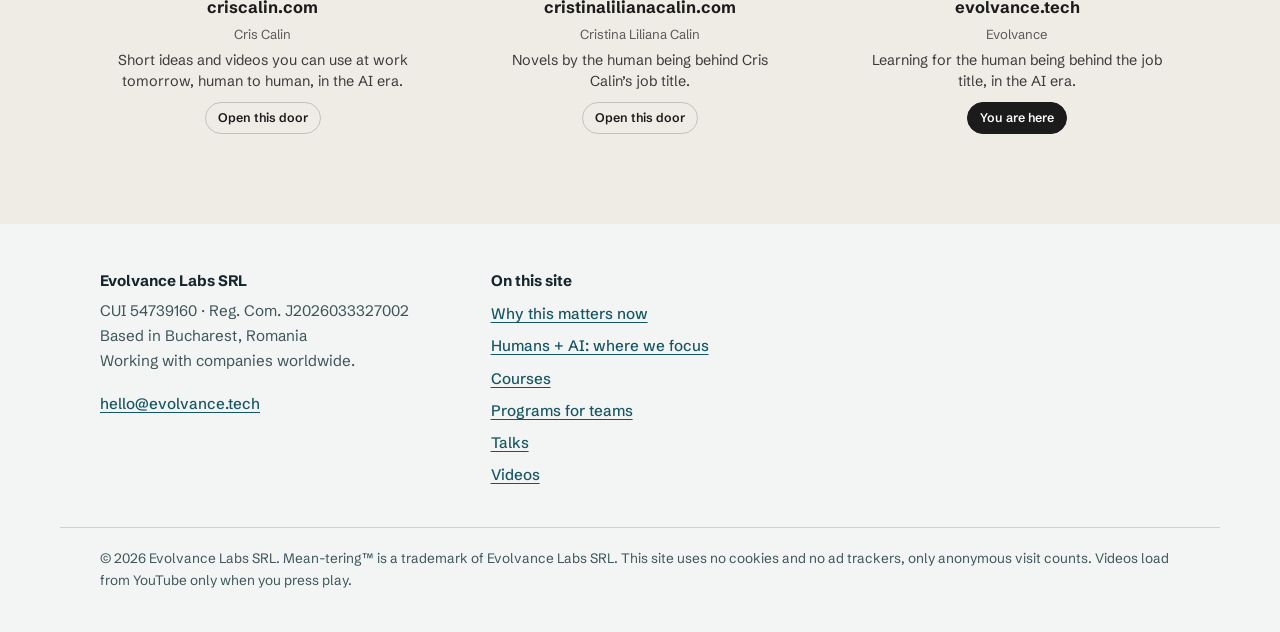
<file: focus/index.html>
<!DOCTYPE html>
<!-- generated by tools/build.py from tools/templates/focus.html and _data/catalog.json. Do not edit by hand: edit the template or the data, then run python3 tools/build.py -->
<html lang="en">
<head>
<meta charset="utf-8">
<meta name="viewport" content="width=device-width, initial-scale=1">
<title>Humans in the AI era: where we focus | Evolvance</title>
<meta name="description" content="Six areas where Evolvance will build courses, books, talks and videos for every professional, so people can work in the AI era without fear, as human beings first.">
<link rel="canonical" href="https://evolvance.tech/focus/">
<meta name="theme-color" content="#0e3b45">

<meta property="og:type" content="website">
<meta property="og:site_name" content="Evolvance">
<meta property="og:title" content="Humans in the AI era: where we focus">
<meta property="og:description" content="Six areas where Evolvance will build courses, books, talks and videos for every professional, so people can work in the AI era without fear, as human beings first.">
<meta property="og:url" content="https://evolvance.tech/focus/">
<meta property="og:image" content="https://evolvance.tech/img/og-2026.jpg">
<meta property="og:image:width" content="1200">
<meta property="og:image:height" content="630">
<meta property="og:image:alt" content="Evolvance: Nobody taught you how to lead. We walk it with you.">
<meta name="twitter:card" content="summary_large_image">
<meta name="twitter:title" content="Humans in the AI era: where we focus">
<meta name="twitter:description" content="Six areas where Evolvance will build courses, books, talks and videos for every professional, so people can work in the AI era without fear, as human beings first.">
<meta name="twitter:image" content="https://evolvance.tech/img/og-2026.jpg">

<link rel="icon" href="../favicon.svg" type="image/svg+xml">
<link rel="preconnect" href="https://fonts.googleapis.com">
<link rel="preconnect" href="https://fonts.gstatic.com" crossorigin>
<link href="https://fonts.googleapis.com/css2?family=Schibsted+Grotesk:ital,wght@0,400;0,500;0,700;0,800;1,400&family=IBM+Plex+Mono:wght@400;500&display=swap" rel="stylesheet">
<link rel="stylesheet" href="../style.css?v=20261124c">
<script>if(!matchMedia("(prefers-reduced-motion: reduce)").matches)document.documentElement.classList.add("js")</script>

<!-- stats: cookie-free -->
<script defer src="https://static.cloudflareinsights.com/beacon.min.js" data-cf-beacon='{"token": "3c3482aacb534c04a383fe21055e7c35"}'></script>
</head>
<body>
<a class="skip" href="#main">Skip to content</a>

<header class="site-head">
  <div class="wrap head-row">
    <a class="brand" href="../index.html" aria-label="Evolvance, home">
      <svg class="brand-mark" viewBox="0 0 32 32" aria-hidden="true"><rect width="32" height="32" rx="8" fill="currentColor"/><circle cx="9" cy="16" r="2.6" fill="#f2f5f3"/><circle cx="16" cy="16" r="2.6" fill="#f2f5f3"/><circle cx="23" cy="16" r="2.6" fill="#9fd3b4"/></svg>
      <span>Evolvance</span>
    </a>
    <nav aria-label="Main">
      <ul>
        <li><a href="../why/index.html">Why</a></li>
        <li><a href="../focus/index.html" aria-current="page">Humans + AI</a></li>
        <li><a href="../courses/index.html">Courses</a></li>
        <li><a href="../programs/index.html">Programs for teams</a></li>
        <li><a href="../talks/index.html">Talks</a></li>
        <li><a href="../videos/index.html">Videos</a></li>
        <li><a href="../index.html#about">About Cris</a></li>
        <li class="nav-cta-li"><a class="nav-cta" href="mailto:hello@evolvance.tech?subject=Evolvance">Email us</a></li>
      </ul>
    </nav>
  </div>
</header>

<main id="main">
  <section class="page-head">
    <div class="wrap">
      <p class="crumbs"><a href="../index.html">Evolvance</a> / Humans + AI</p>
      <h1>Humans in the AI era: <span>where we focus.</span></h1>
      <p class="lede">AI is changing how almost every job is done. Evolvance will build courses, books, talks and videos around the six areas below. They are for every professional, not only leaders and managers, so you can work in the AI era without fear, as a human being first.</p>
      <p class="lede lede-2">Nothing here is ready yet, and we say so. Join the waiting list for the area you care about, and you will hear first when something opens.</p>
      <!-- TODO: Cris to confirm the six focus areas, the hook line and the "For" line of each (catalog.json → focus_areas) -->
    </div>
  </section>

  <section class="focus-sec" aria-label="Six focus areas">
    <div class="wrap">
      <div class="focus-list">
        <article class="focus reveal" id="ai-without-fear" aria-labelledby="ai-without-fear-h">
          <div class="focus-head">
            <h2 id="ai-without-fear-h">Working with AI, without fear</h2>
            <p class="focus-for">For: anyone who uses AI at work, or soon will</p>
          </div>
          <div class="focus-body">
            <p class="focus-hook">AI is a new kind of colleague. You can learn how it works, and keep your own judgment.</p>
            <p class="focus-why"><span class="focus-why-h">Why now</span>In a <a href="https://www.pewresearch.org/social-trends/2025/02/25/u-s-workers-are-more-worried-than-hopeful-about-future-ai-use-in-the-workplace/">2025 Pew Research Center survey</a>, 52% of US workers said they feel worried about how AI may be used in the workplace, and 33% feel overwhelmed.</p>
            <div class="focus-tags"><span class="pill pill-amber"><i aria-hidden="true"></i>Coming</span><ul class="chips" aria-label="Formats in preparation"><li>Courses</li><li>Books</li><li>Talks</li><li>Videos</li></ul></div>
            
            <p class="focus-act"><a class="btn btn-ghost" href="mailto:hello@evolvance.tech?subject=Focus%20%E2%80%93%20Working%20with%20AI%2C%20without%20fear&amp;body=Hello%2C%0A%0APlease%20add%20me%20to%20the%20waiting%20list%20for%20%E2%80%9CWorking%20with%20AI%2C%20without%20fear%E2%80%9D.%0AWhat%20I%20would%20like%20most%20%28course%2C%20book%2C%20talk%20or%20video%29%3A%0A%0AMy%20work%3A%0A%0AThank%20you.">Join the waiting list</a></p>
            <p class="mail-alt">Or write to <span class="mail-addr">hello@evolvance.tech</span>, subject “Focus – Working with AI, without fear”.</p>
          </div>
        </article>
        <article class="focus reveal" id="people-and-agents" aria-labelledby="people-and-agents-h">
          <div class="focus-head">
            <h2 id="people-and-agents-h">Leading teams of people and AI agents</h2>
            <p class="focus-for">For: anyone who coordinates work, with or without a manager title</p>
          </div>
          <div class="focus-body">
            <p class="focus-hook">When part of the work is done by software, the human part of leading matters more.</p>
            <p class="focus-why"><span class="focus-why-h">Why now</span><a href="https://blogs.microsoft.com/blog/2025/04/23/the-2025-annual-work-trend-index-the-frontier-firm-is-born/">Microsoft&#x27;s 2025 Work Trend Index</a> expects every employee to become an “agent boss”, and leaders expect their teams to be training (41%) and managing (36%) AI agents within five years. Someone still has to decide, and be accountable.</p>
            <div class="focus-tags"><span class="pill pill-amber"><i aria-hidden="true"></i>Coming</span><ul class="chips" aria-label="Formats in preparation"><li>Courses</li><li>Books</li><li>Talks</li><li>Videos</li></ul></div>
            
            <p class="focus-act"><a class="btn btn-ghost" href="mailto:hello@evolvance.tech?subject=Focus%20%E2%80%93%20Leading%20teams%20of%20people%20and%20AI%20agents&amp;body=Hello%2C%0A%0APlease%20add%20me%20to%20the%20waiting%20list%20for%20%E2%80%9CLeading%20teams%20of%20people%20and%20AI%20agents%E2%80%9D.%0AWhat%20I%20would%20like%20most%20%28course%2C%20book%2C%20talk%20or%20video%29%3A%0A%0AMy%20work%3A%0A%0AThank%20you.">Join the waiting list</a></p>
            <p class="mail-alt">Or write to <span class="mail-addr">hello@evolvance.tech</span>, subject “Focus – Leading teams of people and AI agents”.</p>
          </div>
        </article>
        <article class="focus reveal" id="everyday-ai-ethics" aria-labelledby="everyday-ai-ethics-h">
          <div class="focus-head">
            <h2 id="everyday-ai-ethics-h">Everyday AI ethics: fair, clear, accountable</h2>
            <p class="focus-for">For: anyone who uses what AI produces in their work</p>
          </div>
          <div class="focus-body">
            <p class="focus-hook">Small daily choices: what you share with a tool, what you check, and what you sign with your own name.</p>
            <p class="focus-why"><span class="focus-why-h">Why now</span>Responsible AI is now among the fastest-growing skills, according to <a href="https://news.linkedin.com/2026/Skills-on-the-rise-2026">LinkedIn&#x27;s Skills on the Rise 2026</a>.</p>
            <div class="focus-tags"><span class="pill pill-amber"><i aria-hidden="true"></i>Coming</span><ul class="chips" aria-label="Formats in preparation"><li>Courses</li><li>Books</li><li>Talks</li><li>Videos</li></ul></div>
            
            <p class="focus-act"><a class="btn btn-ghost" href="mailto:hello@evolvance.tech?subject=Focus%20%E2%80%93%20Everyday%20AI%20ethics%3A%20fair%2C%20clear%2C%20accountable&amp;body=Hello%2C%0A%0APlease%20add%20me%20to%20the%20waiting%20list%20for%20%E2%80%9CEveryday%20AI%20ethics%3A%20fair%2C%20clear%2C%20accountable%E2%80%9D.%0AWhat%20I%20would%20like%20most%20%28course%2C%20book%2C%20talk%20or%20video%29%3A%0A%0AMy%20work%3A%0A%0AThank%20you.">Join the waiting list</a></p>
            <p class="mail-alt">Or write to <span class="mail-addr">hello@evolvance.tech</span>, subject “Focus – Everyday AI ethics: fair, clear, accountable”.</p>
          </div>
        </article>
        <article class="focus reveal" id="ai-literacy" aria-labelledby="ai-literacy-h">
          <div class="focus-head">
            <h2 id="ai-literacy-h">AI literacy for every job</h2>
            <p class="focus-for">For: any job, at any level</p>
          </div>
          <div class="focus-body">
            <p class="focus-hook">Know what AI does well, where it fails, and how to check it. No coding needed.</p>
            <p class="focus-why"><span class="focus-why-h">Why now</span>Job postings that ask for AI literacy grew by more than 70% in a year, <a href="https://www.ciodive.com/news/linkedin-top-skills-AI-engineering/813595">according to LinkedIn (2026)</a>.</p>
            <div class="focus-tags"><span class="pill pill-amber"><i aria-hidden="true"></i>Coming</span><ul class="chips" aria-label="Formats in preparation"><li>Courses</li><li>Books</li><li>Talks</li><li>Videos</li></ul></div>
            
            <p class="focus-act"><a class="btn btn-ghost" href="mailto:hello@evolvance.tech?subject=Focus%20%E2%80%93%20AI%20literacy%20for%20every%20job&amp;body=Hello%2C%0A%0APlease%20add%20me%20to%20the%20waiting%20list%20for%20%E2%80%9CAI%20literacy%20for%20every%20job%E2%80%9D.%0AWhat%20I%20would%20like%20most%20%28course%2C%20book%2C%20talk%20or%20video%29%3A%0A%0AMy%20work%3A%0A%0AThank%20you.">Join the waiting list</a></p>
            <p class="mail-alt">Or write to <span class="mail-addr">hello@evolvance.tech</span>, subject “Focus – AI literacy for every job”.</p>
          </div>
        </article>
        <article class="focus reveal" id="human-skills" aria-labelledby="human-skills-h">
          <div class="focus-head">
            <h2 id="human-skills-h">The human skills AI makes more valuable</h2>
            <p class="focus-for">For: anyone who works with other people</p>
          </div>
          <div class="focus-body">
            <p class="focus-hook">Collaboration, mentoring, clear communication, recognition. The parts of work that a tool cannot do for you.</p>
            <p class="focus-why"><span class="focus-why-h">Why now</span><a href="https://news.linkedin.com/2026/Skills-on-the-rise-2026">LinkedIn&#x27;s 2026 data</a> shows people skills like cross-functional collaboration, team management and mentorship are increasingly in demand.</p>
            <div class="focus-tags"><span class="pill pill-amber"><i aria-hidden="true"></i>Coming</span><ul class="chips" aria-label="Formats in preparation"><li>Courses</li><li>Books</li><li>Talks</li><li>Videos</li></ul></div>
            
            <p class="focus-act"><a class="btn btn-ghost" href="mailto:hello@evolvance.tech?subject=Focus%20%E2%80%93%20The%20human%20skills%20AI%20makes%20more%20valuable&amp;body=Hello%2C%0A%0APlease%20add%20me%20to%20the%20waiting%20list%20for%20%E2%80%9CThe%20human%20skills%20AI%20makes%20more%20valuable%E2%80%9D.%0AWhat%20I%20would%20like%20most%20%28course%2C%20book%2C%20talk%20or%20video%29%3A%0A%0AMy%20work%3A%0A%0AThank%20you.">Join the waiting list</a></p>
            <p class="mail-alt">Or write to <span class="mail-addr">hello@evolvance.tech</span>, subject “Focus – The human skills AI makes more valuable”.</p>
          </div>
        </article>
        <article class="focus reveal" id="learning-curious" aria-labelledby="learning-curious-h">
          <div class="focus-head">
            <h2 id="learning-curious-h">Learning, reinventing, staying curious</h2>
            <p class="focus-for">For: anyone whose work is changing</p>
          </div>
          <div class="focus-body">
            <p class="focus-hook">Your job title may change. Your ability to learn goes with you.</p>
            <p class="focus-why"><span class="focus-why-h">Why now</span><a href="https://www.weforum.org/press/2025/01/future-of-jobs-report-2025-78-million-new-job-opportunities-by-2030-but-urgent-upskilling-needed-to-prepare-workforces/">The World Economic Forum</a> expects job disruption equal to 22% of jobs by 2030, with 170 million new roles and 92 million displaced; resilience, flexibility and curiosity rise with technical skills.</p>
            <div class="focus-tags"><span class="pill pill-amber"><i aria-hidden="true"></i>Coming</span><ul class="chips" aria-label="Formats in preparation"><li>Courses</li><li>Books</li><li>Talks</li><li>Videos</li></ul></div>
            
            <p class="focus-act"><a class="btn btn-ghost" href="mailto:hello@evolvance.tech?subject=Focus%20%E2%80%93%20Learning%2C%20reinventing%2C%20staying%20curious&amp;body=Hello%2C%0A%0APlease%20add%20me%20to%20the%20waiting%20list%20for%20%E2%80%9CLearning%2C%20reinventing%2C%20staying%20curious%E2%80%9D.%0AWhat%20I%20would%20like%20most%20%28course%2C%20book%2C%20talk%20or%20video%29%3A%0A%0AMy%20work%3A%0A%0AThank%20you.">Join the waiting list</a></p>
            <p class="mail-alt">Or write to <span class="mail-addr">hello@evolvance.tech</span>, subject “Focus – Learning, reinventing, staying curious”.</p>
          </div>
        </article>
      </div>
      <p class="more-note waitlist-note">Each waiting list is an email to hello@evolvance.tech. We use your address only to tell you when something in that area opens. <!-- TODO: privacy notice page (GDPR) for waiting-list emails --></p>
    </div>
  </section>

  <section class="why-next" aria-labelledby="invite-h">
    <div class="wrap reveal">
      <h2 class="why-next-h" id="invite-h">Invite Cris to talk about this</h2>
      <p class="invite-text">At your conference or inside your company, in English or Romanian: what it means to stay human while AI changes the work.</p>
      <div class="video-actions">
        <a class="btn" href="../talks/index.html">See talks and ask about a keynote</a>
      </div>
    </div>
  </section>
</main>

<section class="doors" aria-labelledby="doors-h"><div class="doors-in"><h2 id="doors-h" class="doors-h">One Cris, three doors.</h2><p class="doors-sub">Choose the Cris you want to meet.</p><ul class="doors-row"><li class="door door-criscalin"><a href="https://criscalin.com/"><span class="door-frame"><span class="door-inside"><span class="door-light"></span><span class="door-here">You are here</span></span><span class="door-leaf"><svg class="door-art" viewBox="0 0 158 271" preserveAspectRatio="none" aria-hidden="true" focusable="false"><g fill="none" stroke="currentColor" stroke-width=".9"><path d="M17 80A62 62 0 0 1 141 80Z" class="fan"/><g stroke-width=".6" opacity=".8"><path d="M79 80L134.4 57.0"/><path d="M79 80L121.4 37.6"/><path d="M79 80L102.0 24.6"/><path d="M79 80L79.0 20.0"/><path d="M79 80L56.0 24.6"/><path d="M79 80L36.6 37.6"/><path d="M79 80L23.6 57.0"/></g><path d="M65 80a14 14 0 0 1 28 0Z" class="sun"/><rect x="22" y="96" width="104" height="78" rx="2"/><rect x="28" y="102" width="92" height="66" rx="1" stroke-width=".5" opacity=".7"/><rect x="22" y="184" width="104" height="70" rx="2"/><rect x="28" y="190" width="92" height="58" rx="1" stroke-width=".5" opacity=".7"/></g></svg><span class="door-panel"></span><span class="door-panel"></span><span class="dm dm-c"><svg viewBox="0 0 40 40" aria-hidden="true" focusable="false"><path class="arc" d="M29.6 12.2C27.4 9.6 24 8 20.3 8 13.4 8 8 13.5 8 20.2S13.5 32.3 20.3 32.3c3.7 0 7-1.6 9.3-4.3l1.3-1"/><path class="hz" d="M14.6 24.6h11.6"/><path class="sun" d="M16.9 24.6a3.6 3.6 0 0 1 7.2 0z"/><path class="rays" d="M20.5 16.3v1.8M15.9 18.3l1.2 1.2M25.1 18.3l-1.2 1.2"/></svg></span><span class="door-knob"></span></span></span><span class="door-label"><strong>criscalin.com</strong><span class="door-name">Cris Calin</span><span class="door-desc">Short ideas and videos you can use at work tomorrow, human to human, in the AI era.</span><span class="door-state">Open this door</span></span></a></li><li class="door door-cristinalilianacalin"><a href="https://cristinalilianacalin.com/"><span class="door-frame"><span class="door-inside"><span class="door-light"></span><span class="door-here">You are here</span></span><span class="door-leaf"><svg class="door-art" viewBox="0 0 158 271" preserveAspectRatio="none" aria-hidden="true" focusable="false"><g class="planks" fill="none"><path d="M26 21.4V271"/><path d="M52 5.8V271"/><path d="M79 1.0V271"/><path d="M106 5.8V271"/><path d="M132 21.4V271"/></g><g class="grain" fill="none"><path d="M12 150c3 8 3 18 0 26M39 210c-2 9-2 15 0 22M66 120c3 7 3 13 0 20M92 228c-3 6-3 12 0 18M119 160c2 8 2 14 0 22M145 210c-2 7-2 13 0 20"/></g><g class="hinge"><path d="M0 92h46"/><circle cx="46" cy="92" r="3.2"/><path d="M0 228h46"/><circle cx="46" cy="228" r="3.2"/></g><g class="window"><circle cx="79" cy="60" r="21" class="glass"/><path d="M79 39v42M58 60h42" class="bars"/><circle cx="79" cy="60" r="21" class="rim"/><path d="M68 50c3-4 7-5 10-5" class="glint"/></g></svg><span class="door-panel"></span><span class="door-panel"></span><span class="dm dm-n"><svg viewBox="0 0 40 40" aria-hidden="true" focusable="false"><path class="pg" d="M20 31c-4-2.2-9-2.6-14-1.2V18.2c5-1.4 10-1 14 1.4M20 31c4-2.2 9-2.6 14-1.2V18.2c-1.6-.5-3.4-.7-5-.7M20 19.6V31"/><path class="lf" d="M20 19.4c.4-4.6 3.4-8.4 8.6-10 .4 5-2.8 8.8-8.6 10z"/><path class="rib" d="M20.6 18.8c2-2.9 4.2-5.1 7-7.6"/><path class="bird" d="M27.5 7.4c1-.9 2.3-1 3.1-.1.9-.8 2.1-.9 3.1-.3"/></svg></span><span class="door-knob"></span></span><svg class="door-deco" viewBox="0 0 170 283" aria-hidden="true" focusable="false"><g class="vine vine-l"><path class="stem" d="M3.5 226.0C3.2 223.7 1.9 216.7 1.9 212.0C1.9 207.3 3.0 202.7 3.5 198.0C4.0 193.3 5.1 188.7 5.1 184.0C5.1 179.3 4.1 174.7 3.6 170.0C3.0 165.3 1.9 160.7 1.9 156.0C1.9 151.3 2.9 146.7 3.4 142.0C3.9 137.3 5.0 132.7 5.1 128.0C5.1 123.3 4.2 118.7 3.7 114.0C3.1 109.3 2.0 104.7 1.9 100.0C1.8 95.3 2.9 88.5 3.3 86.0C3.6 83.5 3.6 87.7 4.0 85.0C4.4 82.3 4.5 74.6 5.5 69.5C6.5 64.5 8.0 59.4 9.9 54.7C11.8 49.9 14.3 45.2 17.1 40.9C19.9 36.6 23.2 32.4 26.7 28.7C30.3 25.0 34.3 21.6 38.5 18.6C42.8 15.7 47.3 13.1 52.1 11.0C56.8 8.9 61.8 7.2 66.8 6.1C71.8 4.9 79.6 4.4 82.2 4.0"/><g class="leaves"><path d="M0 0c3-4 9-5 12-2-3 4-9 5-12 2z" transform="translate(1.9 212.0) rotate(-35)"/><path d="M0 0c3-4 9-5 12-2-3 4-9 5-12 2z" transform="translate(3.5 198.0) rotate(-138)"/><path d="M0 0c3-4 9-5 12-2-3 4-9 5-12 2z" transform="translate(5.1 184.0) rotate(-35)"/><path d="M0 0c3-4 9-5 12-2-3 4-9 5-12 2z" transform="translate(3.6 170.0) rotate(-152)"/><path d="M0 0c3-4 9-5 12-2-3 4-9 5-12 2z" transform="translate(1.9 156.0) rotate(-35)"/><path d="M0 0c3-4 9-5 12-2-3 4-9 5-12 2z" transform="translate(3.4 142.0) rotate(-138)"/><path d="M0 0c3-4 9-5 12-2-3 4-9 5-12 2z" transform="translate(5.1 128.0) rotate(-34)"/><path d="M0 0c3-4 9-5 12-2-3 4-9 5-12 2z" transform="translate(3.7 114.0) rotate(-151)"/><path d="M0 0c3-4 9-5 12-2-3 4-9 5-12 2z" transform="translate(1.9 100.0) rotate(-36)"/><path d="M0 0c3-4 9-5 12-2-3 4-9 5-12 2z" transform="translate(3.3 86.0) rotate(-137)"/><path d="M0 0c3-4 9-5 12-2-3 4-9 5-12 2z" transform="translate(4.0 85.0) rotate(-27)"/><path d="M0 0c3-4 9-5 12-2-3 4-9 5-12 2z" transform="translate(5.5 69.5) rotate(-134)"/><path d="M0 0c3-4 9-5 12-2-3 4-9 5-12 2z" transform="translate(9.9 54.7) rotate(-13)"/><path d="M0 0c3-4 9-5 12-2-3 4-9 5-12 2z" transform="translate(17.1 40.9) rotate(-112)"/><path d="M0 0c3-4 9-5 12-2-3 4-9 5-12 2z" transform="translate(26.7 28.7) rotate(9)"/><path d="M0 0c3-4 9-5 12-2-3 4-9 5-12 2z" transform="translate(38.5 18.6) rotate(-90)"/><path d="M0 0c3-4 9-5 12-2-3 4-9 5-12 2z" transform="translate(52.1 11.0) rotate(31)"/><path d="M0 0c3-4 9-5 12-2-3 4-9 5-12 2z" transform="translate(66.8 6.1) rotate(-68)"/></g><g class="fl-a" transform="translate(4.9 210.0)"><circle cx="0" cy="-2.6" r="2"/><circle cx="2.5" cy="-.8" r="2"/><circle cx="1.6" cy="2.1" r="2"/><circle cx="-1.6" cy="2.1" r="2"/><circle cx="-2.5" cy="-.8" r="2"/><circle class="fl-mid" r="1.3"/></g><g class="fl-b" transform="translate(0.6 168.0)"><circle cx="0" cy="-2.6" r="2"/><circle cx="2.5" cy="-.8" r="2"/><circle cx="1.6" cy="2.1" r="2"/><circle cx="-1.6" cy="2.1" r="2"/><circle cx="-2.5" cy="-.8" r="2"/><circle class="fl-mid" r="1.3"/></g><g class="fl-c" transform="translate(8.1 126.0)"><circle cx="0" cy="-2.6" r="2"/><circle cx="2.5" cy="-.8" r="2"/><circle cx="1.6" cy="2.1" r="2"/><circle cx="-1.6" cy="2.1" r="2"/><circle cx="-2.5" cy="-.8" r="2"/><circle class="fl-mid" r="1.3"/></g><g class="fl-a" transform="translate(0.3 84.0)"><circle cx="0" cy="-2.6" r="2"/><circle cx="2.5" cy="-.8" r="2"/><circle cx="1.6" cy="2.1" r="2"/><circle cx="-1.6" cy="2.1" r="2"/><circle cx="-2.5" cy="-.8" r="2"/><circle class="fl-mid" r="1.3"/></g><g class="fl-b" transform="translate(12.9 52.7)"><circle cx="0" cy="-2.6" r="2"/><circle cx="2.5" cy="-.8" r="2"/><circle cx="1.6" cy="2.1" r="2"/><circle cx="-1.6" cy="2.1" r="2"/><circle cx="-2.5" cy="-.8" r="2"/><circle class="fl-mid" r="1.3"/></g><g class="fl-c" transform="translate(35.5 16.6)"><circle cx="0" cy="-2.6" r="2"/><circle cx="2.5" cy="-.8" r="2"/><circle cx="1.6" cy="2.1" r="2"/><circle cx="-1.6" cy="2.1" r="2"/><circle cx="-2.5" cy="-.8" r="2"/><circle class="fl-mid" r="1.3"/></g></g><g class="vine vine-r"><path class="stem" d="M164.9 156.0C165.2 153.7 165.9 146.7 166.4 142.0C166.9 137.3 168.0 132.7 168.1 128.0C168.1 123.3 167.2 118.7 166.7 114.0C166.1 109.3 165.0 104.7 164.9 100.0C164.8 95.3 166.1 88.5 166.3 86.0C166.5 83.5 166.3 87.7 166.0 85.0C165.7 82.3 165.5 74.6 164.5 69.5C163.5 64.5 162.0 59.4 160.1 54.7C158.2 49.9 155.7 45.2 152.9 40.9C150.1 36.6 146.8 32.4 143.3 28.7C139.7 25.0 135.7 21.6 131.5 18.6C127.2 15.7 120.2 12.3 117.9 11.0"/><g class="leaves"><path d="M0 0c3-4 9-5 12-2-3 4-9 5-12 2z" transform="translate(166.4 142.0) rotate(-28)"/><path d="M0 0c3-4 9-5 12-2-3 4-9 5-12 2z" transform="translate(168.1 128.0) rotate(-144)"/><path d="M0 0c3-4 9-5 12-2-3 4-9 5-12 2z" transform="translate(166.7 114.0) rotate(-41)"/><path d="M0 0c3-4 9-5 12-2-3 4-9 5-12 2z" transform="translate(164.9 100.0) rotate(-146)"/><path d="M0 0c3-4 9-5 12-2-3 4-9 5-12 2z" transform="translate(166.3 86.0) rotate(-31)"/><path d="M0 0c3-4 9-5 12-2-3 4-9 5-12 2z" transform="translate(166.0 85.0) rotate(-151)"/><path d="M0 0c3-4 9-5 12-2-3 4-9 5-12 2z" transform="translate(164.5 69.5) rotate(-46)"/><path d="M0 0c3-4 9-5 12-2-3 4-9 5-12 2z" transform="translate(160.1 54.7) rotate(-167)"/><path d="M0 0c3-4 9-5 12-2-3 4-9 5-12 2z" transform="translate(152.9 40.9) rotate(-68)"/><path d="M0 0c3-4 9-5 12-2-3 4-9 5-12 2z" transform="translate(143.3 28.7) rotate(-189)"/><path d="M0 0c3-4 9-5 12-2-3 4-9 5-12 2z" transform="translate(131.5 18.6) rotate(-90)"/></g><g class="fl-a" transform="translate(169.4 140.0)"><circle cx="0" cy="-2.6" r="2"/><circle cx="2.5" cy="-.8" r="2"/><circle cx="1.6" cy="2.1" r="2"/><circle cx="-1.6" cy="2.1" r="2"/><circle cx="-2.5" cy="-.8" r="2"/><circle class="fl-mid" r="1.3"/></g><g class="fl-b" transform="translate(161.9 98.0)"><circle cx="0" cy="-2.6" r="2"/><circle cx="2.5" cy="-.8" r="2"/><circle cx="1.6" cy="2.1" r="2"/><circle cx="-1.6" cy="2.1" r="2"/><circle cx="-2.5" cy="-.8" r="2"/><circle class="fl-mid" r="1.3"/></g><g class="fl-c" transform="translate(167.5 67.5)"><circle cx="0" cy="-2.6" r="2"/><circle cx="2.5" cy="-.8" r="2"/><circle cx="1.6" cy="2.1" r="2"/><circle cx="-1.6" cy="2.1" r="2"/><circle cx="-2.5" cy="-.8" r="2"/><circle class="fl-mid" r="1.3"/></g><g class="fl-a" transform="translate(140.3 26.7)"><circle cx="0" cy="-2.6" r="2"/><circle cx="2.5" cy="-.8" r="2"/><circle cx="1.6" cy="2.1" r="2"/><circle cx="-1.6" cy="2.1" r="2"/><circle cx="-2.5" cy="-.8" r="2"/><circle class="fl-mid" r="1.3"/></g></g><g class="spider"><path class="silk" d="M128 22V58"/><g transform="translate(128 62)"><g class="legs"><path d="M0 0l-4 -2l-2.0 4"/><path d="M0 0l-4.5 0l-2.2 2"/><path d="M0 0l-4 2l-2.0 4"/><path d="M0 0l-3 3.5l-1.5 5.5"/><path d="M0 0l4 -2l2.0 4"/><path d="M0 0l4.5 0l2.2 2"/><path d="M0 0l4 2l2.0 4"/><path d="M0 0l3 3.5l1.5 5.5"/></g><ellipse rx="3.2" ry="3.6" cy="1"/><circle cy="-3.2" r="2.1"/><circle class="eye" cx="-.8" cy="-3.5" r=".55"/><circle class="eye" cx=".8" cy="-3.5" r=".55"/></g></g></svg></span><span class="door-label"><strong>cristinaliliana<wbr>calin<wbr>.com</strong><span class="door-name">Cristina Liliana Calin</span><span class="door-desc">Novels by the human being behind Cris Calin&#8217;s job title.</span><span class="door-state">Open this door</span></span></a></li><li class="door door-evolvance is-here"><a href="https://evolvance.tech/" aria-current="page"><span class="door-frame"><span class="door-inside"><span class="door-light"></span><span class="door-here">You are here</span></span><span class="door-leaf"><span class="door-panel"></span><span class="door-panel"></span><span class="dm dm-e"><svg viewBox="0 0 40 40" aria-hidden="true" focusable="false"><path class="faint" d="M10.5 11.5L20 7.5l9.5 4"/><path class="ln" d="M20 16.5l-9.5-5M20 16.5l9.5-5M20 16.5v8M20 24.5l-6.5 8M20 24.5l6.5 8"/><circle class="hd" cx="20" cy="7.5" r="2.7"/><g class="nd"><circle cx="20" cy="16.5" r="1.9"/><circle cx="10.5" cy="11.5" r="1.7"/><circle cx="29.5" cy="11.5" r="1.7"/><circle cx="20" cy="24.5" r="1.7"/><circle cx="13.5" cy="32.5" r="1.7"/><circle cx="26.5" cy="32.5" r="1.7"/></g></svg></span><span class="door-knob"></span></span></span><span class="door-label"><strong>evolvance.tech</strong><span class="door-name">Evolvance</span><span class="door-desc">Learning for the human being behind the job title, in the AI era.</span><span class="door-state">You are here</span></span></a></li></ul></div></section>
<footer class="site-foot">
  <div class="wrap foot-grid">
    <div>
      <p class="foot-brand">Evolvance Labs SRL</p>
      <p>CUI 54739160 · Reg. Com. J2026033327002<br>Based in Bucharest, Romania<br>Working with companies worldwide.</p>
      <p><a href="mailto:hello@evolvance.tech?subject=Evolvance">hello@evolvance.tech</a></p>
    </div>
    <nav aria-label="On this site">
      <p class="foot-h">On this site</p>
      <ul>
        <li><a href="../why/index.html">Why this matters now</a></li>
        <li><a href="../focus/index.html">Humans + AI: where we focus</a></li>
        <li><a href="../courses/index.html">Courses</a></li>
        <li><a href="../programs/index.html">Programs for teams</a></li>
        <li><a href="../talks/index.html">Talks</a></li>
        <li><a href="../videos/index.html">Videos</a></li>
      </ul>
    </nav>
  </div>
  <div class="wrap foot-legal">
    <p>© 2026 Evolvance Labs SRL. Mean-tering™ is a trademark of Evolvance Labs SRL. This site uses no cookies and no ad trackers, only anonymous visit counts. Videos load from YouTube only when you press play. <!-- TODO: confirm trademark wording/ownership of Mean-tering™ --></p>
  </div>
</footer>
<script>
(function(){var els=document.querySelectorAll(".entry,.path,.reveal");
if(!document.documentElement.classList.contains("js")||!("IntersectionObserver" in window)){els.forEach(function(e){e.classList.add("in")});return}
var io=new IntersectionObserver(function(es){es.forEach(function(e){if(e.isIntersecting){e.target.classList.add("in");io.unobserve(e.target)}})},{threshold:.2});
els.forEach(function(e){io.observe(e)})})();
document.querySelectorAll("[data-copy]").forEach(function(b){
  var label=b.textContent,st=b.parentNode.querySelector(".copy-status"),t;
  function done(ok){
    b.classList.toggle("is-copied",ok);b.textContent=ok?"Copied":label;
    if(st)st.textContent=ok?"Address copied.":"Copy did not work. Select the address and copy it.";
    if(!ok){var el=document.getElementById(b.getAttribute("data-copy-target"));if(el){var r=document.createRange();r.selectNodeContents(el);var s=getSelection();s.removeAllRanges();s.addRange(r)}}
    clearTimeout(t);t=setTimeout(function(){b.classList.remove("is-copied");b.textContent=label;if(st)st.textContent=""},2500)}
  function legacy(){try{var x=document.createElement("textarea");x.value=b.getAttribute("data-copy");x.setAttribute("readonly","");x.style.position="fixed";x.style.opacity="0";document.body.appendChild(x);x.select();var ok=document.execCommand("copy");document.body.removeChild(x);done(ok)}catch(e){done(false)}}
  b.addEventListener("click",function(){
    try{if(navigator.clipboard&&window.isSecureContext){navigator.clipboard.writeText(b.getAttribute("data-copy")).then(function(){done(true)},legacy)}else{legacy()}}catch(e){legacy()}
  })});
</script>

</body>
</html>
</file>
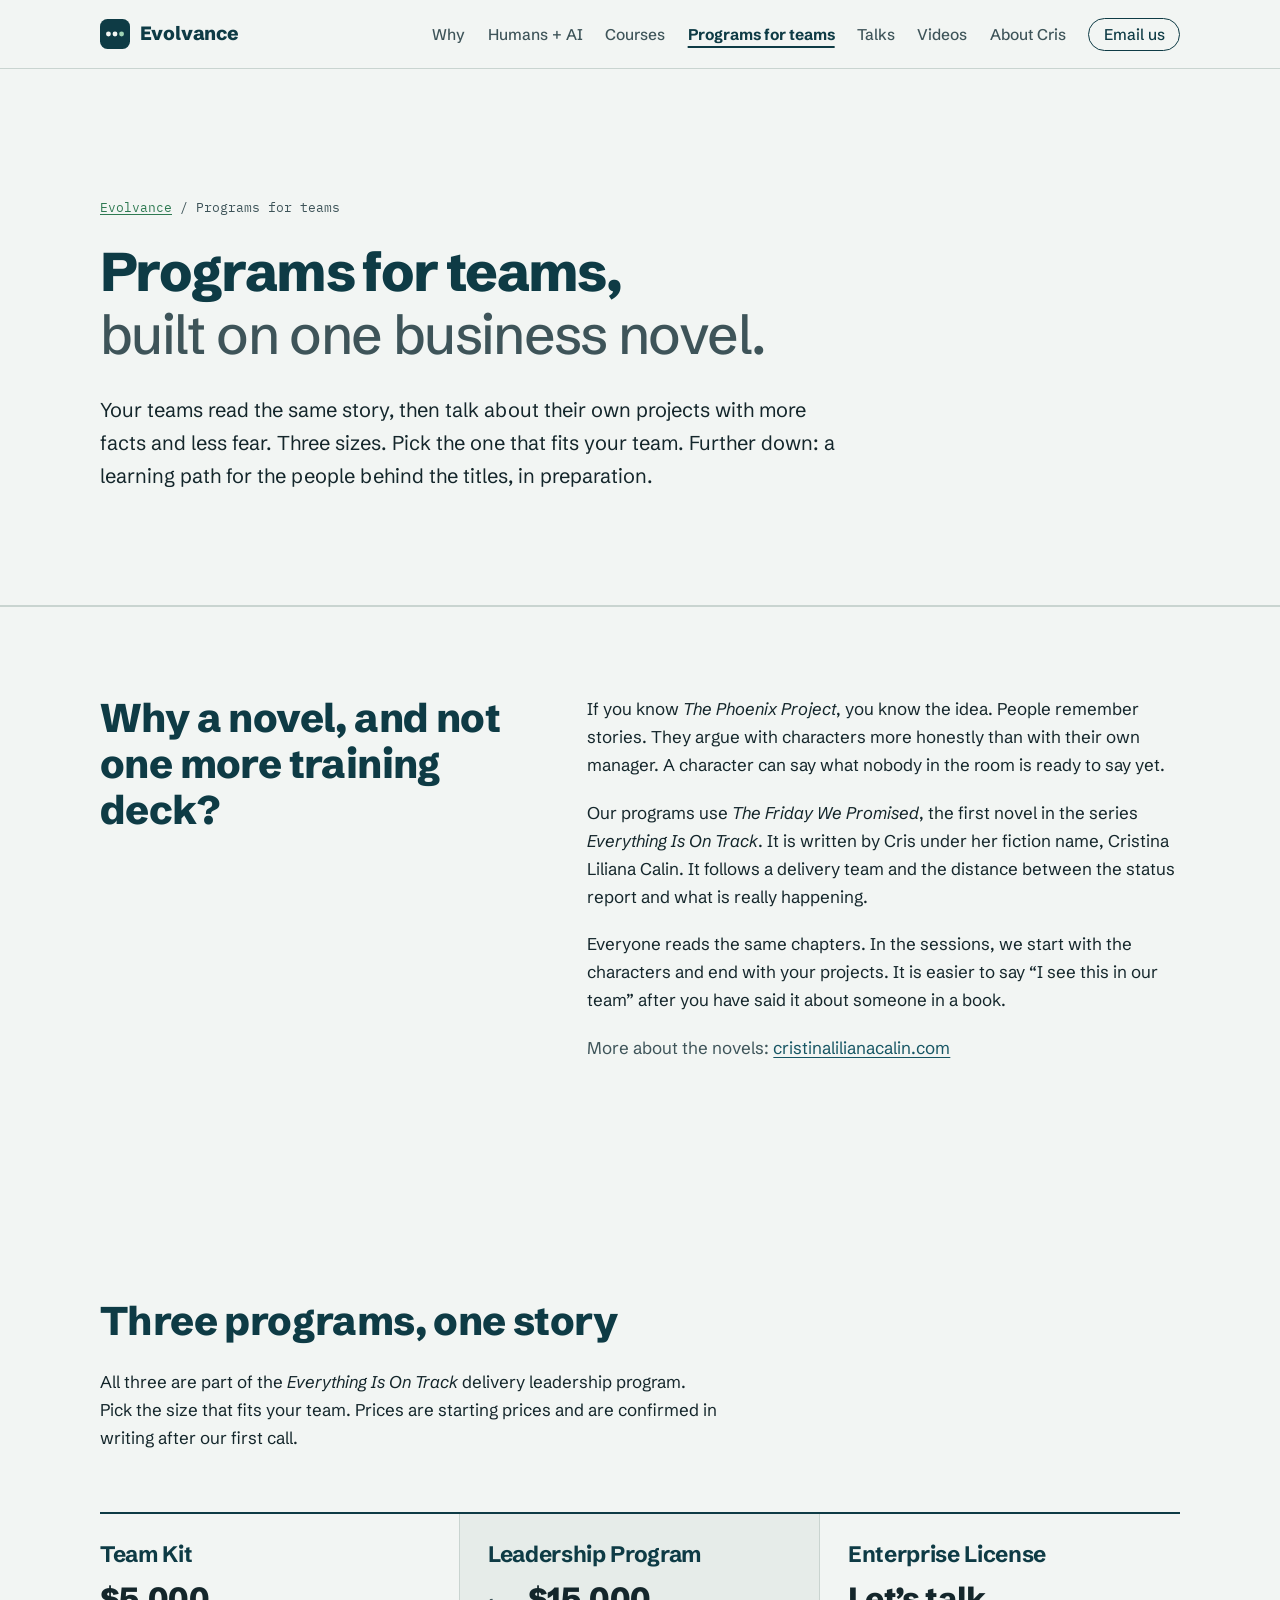
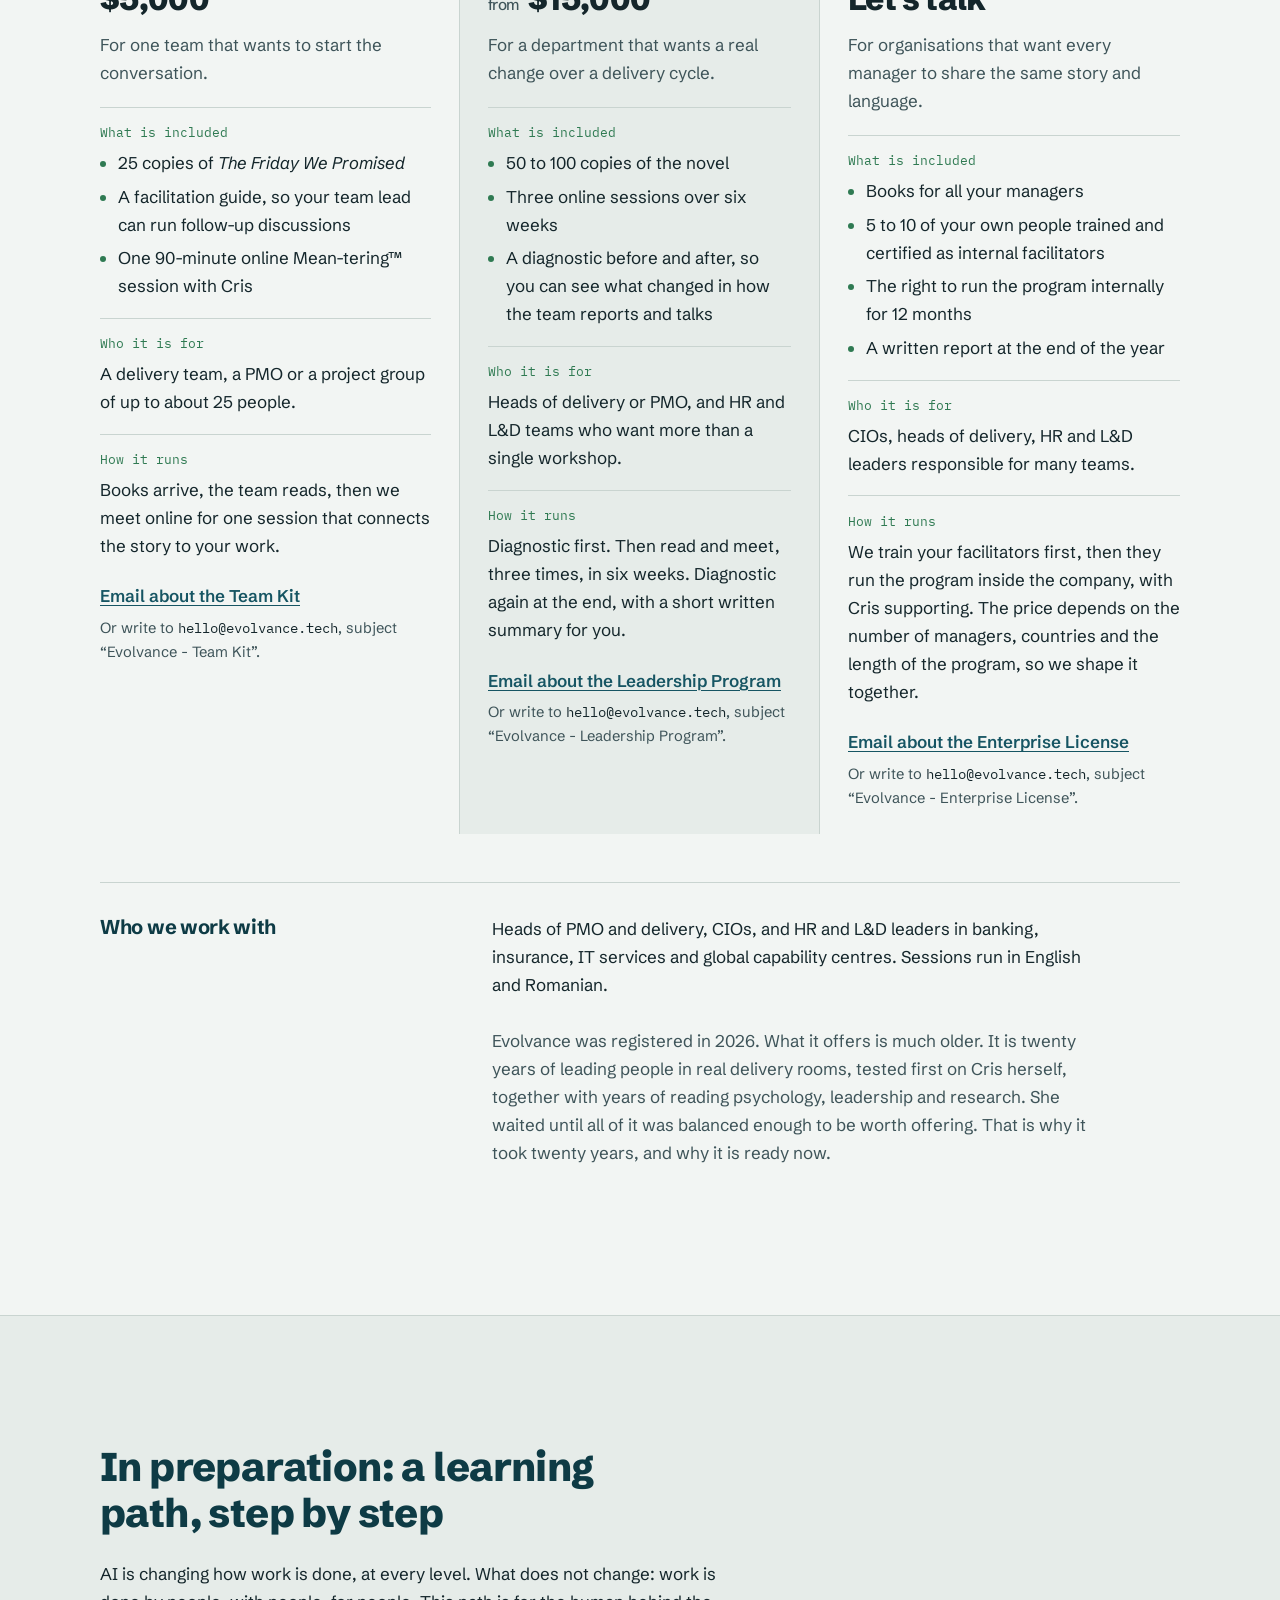
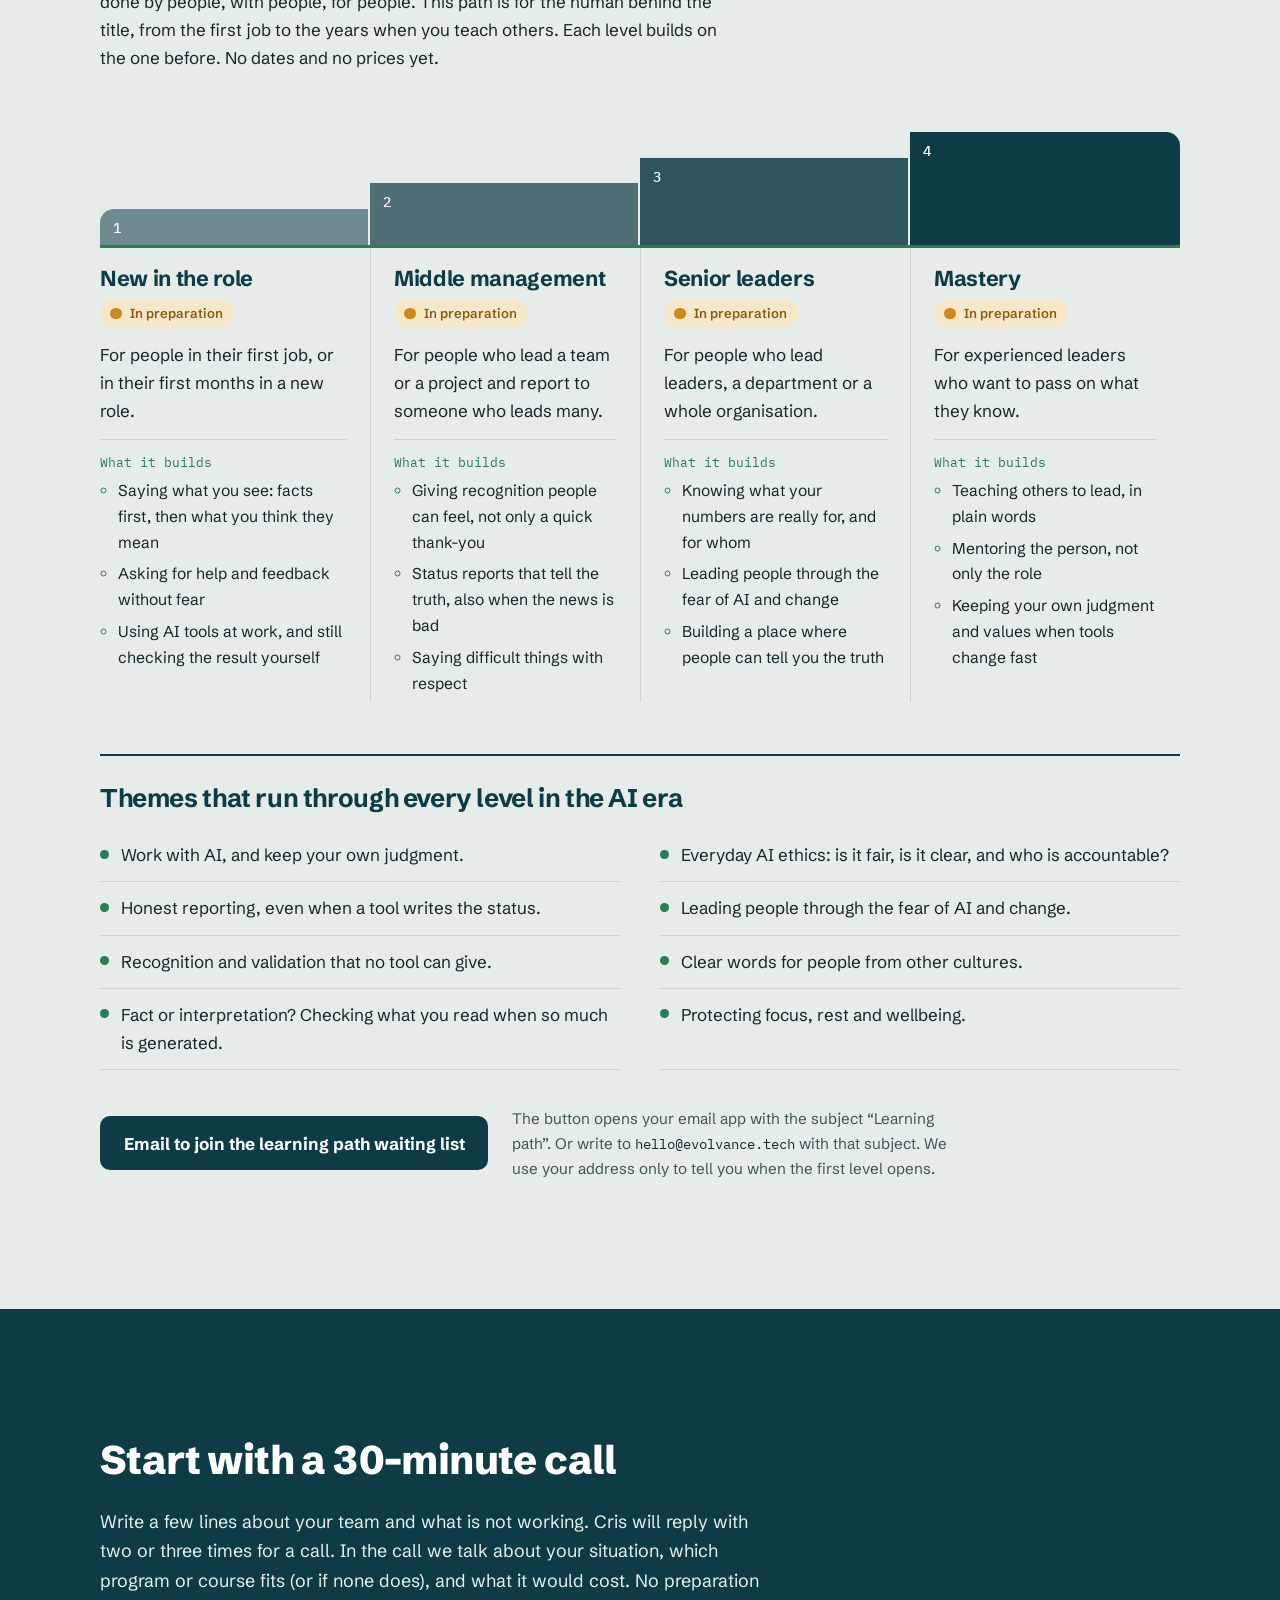
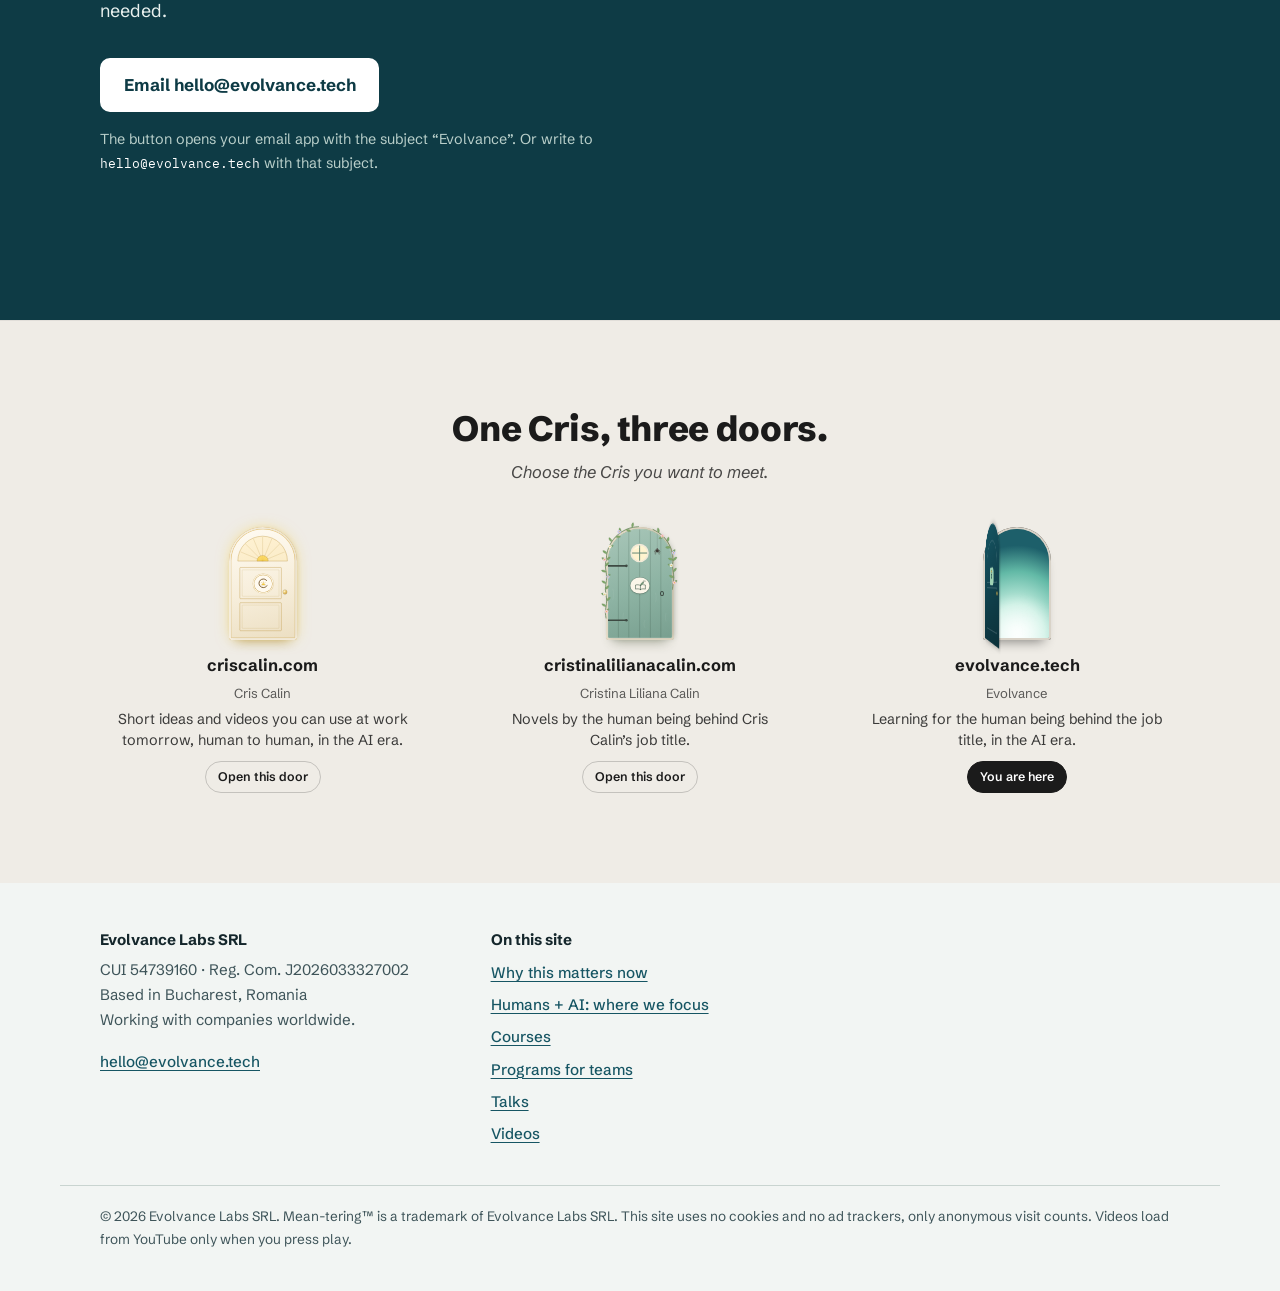
<file: programs/index.html>
<!DOCTYPE html>
<!-- generated by tools/build.py from tools/templates/programs.html and _data/catalog.json. Do not edit by hand: edit the template or the data, then run python3 tools/build.py -->
<html lang="en">
<head>
<meta charset="utf-8">
<meta name="viewport" content="width=device-width, initial-scale=1">
<title>Programs for teams, built on a business novel | Evolvance</title>
<meta name="description" content="Programs for teams built on the business novel The Friday We Promised: Team Kit $5,000, Leadership Program from $15,000, Enterprise License on request. A learning path in levels is in preparation.">
<link rel="canonical" href="https://evolvance.tech/programs/">
<meta name="theme-color" content="#0e3b45">

<meta property="og:type" content="website">
<meta property="og:site_name" content="Evolvance">
<meta property="og:title" content="Evolvance programs for teams: Team Kit, Leadership Program, Enterprise License">
<meta property="og:description" content="Programs for teams built on the business novel The Friday We Promised: Team Kit $5,000, Leadership Program from $15,000, Enterprise License on request. A learning path in levels is in preparation.">
<meta property="og:url" content="https://evolvance.tech/programs/">
<meta property="og:image" content="https://evolvance.tech/img/og-2026.jpg">
<meta property="og:image:width" content="1200">
<meta property="og:image:height" content="630">
<meta property="og:image:alt" content="Evolvance: Nobody taught you how to lead. We walk it with you.">
<meta name="twitter:card" content="summary_large_image">
<meta name="twitter:title" content="Evolvance programs for teams: Team Kit, Leadership Program, Enterprise License">
<meta name="twitter:description" content="Programs for teams built on the business novel The Friday We Promised: Team Kit $5,000, Leadership Program from $15,000, Enterprise License on request. A learning path in levels is in preparation.">
<meta name="twitter:image" content="https://evolvance.tech/img/og-2026.jpg">

<link rel="icon" href="../favicon.svg" type="image/svg+xml">
<link rel="preconnect" href="https://fonts.googleapis.com">
<link rel="preconnect" href="https://fonts.gstatic.com" crossorigin>
<link href="https://fonts.googleapis.com/css2?family=Schibsted+Grotesk:ital,wght@0,400;0,500;0,700;0,800;1,400&family=IBM+Plex+Mono:wght@400;500&display=swap" rel="stylesheet">
<link rel="stylesheet" href="../style.css?v=20261124c">
<script>if(!matchMedia("(prefers-reduced-motion: reduce)").matches)document.documentElement.classList.add("js")</script>

<!-- stats: cookie-free -->
<script defer src="https://static.cloudflareinsights.com/beacon.min.js" data-cf-beacon='{"token": "3c3482aacb534c04a383fe21055e7c35"}'></script>
</head>
<body>
<a class="skip" href="#main">Skip to content</a>

<header class="site-head">
  <div class="wrap head-row">
    <a class="brand" href="../index.html" aria-label="Evolvance, home">
      <svg class="brand-mark" viewBox="0 0 32 32" aria-hidden="true"><rect width="32" height="32" rx="8" fill="currentColor"/><circle cx="9" cy="16" r="2.6" fill="#f2f5f3"/><circle cx="16" cy="16" r="2.6" fill="#f2f5f3"/><circle cx="23" cy="16" r="2.6" fill="#9fd3b4"/></svg>
      <span>Evolvance</span>
    </a>
    <nav aria-label="Main">
      <ul>
        <li><a href="../why/index.html">Why</a></li>
        <li><a href="../focus/index.html">Humans + AI</a></li>
        <li><a href="../courses/index.html">Courses</a></li>
        <li><a href="../programs/index.html" aria-current="page">Programs for teams</a></li>
        <li><a href="../talks/index.html">Talks</a></li>
        <li><a href="../videos/index.html">Videos</a></li>
        <li><a href="../index.html#about">About Cris</a></li>
        <li class="nav-cta-li"><a class="nav-cta" href="mailto:hello@evolvance.tech?subject=Evolvance">Email us</a></li>
      </ul>
    </nav>
  </div>
</header>

<main id="main">
  <section class="page-head">
    <div class="wrap">
      <p class="crumbs"><a href="../index.html">Evolvance</a> / Programs for teams</p>
      <h1>Programs for teams, <span>built on one business novel.</span></h1>
      <p class="lede">Your teams read the same story, then talk about their own projects with more facts and less fear. Three sizes. Pick the one that fits your team. Further down: a learning path for the people behind the titles, in preparation.</p>
    </div>
  </section>

  <!-- THE IDEA -->
  <section class="idea" aria-labelledby="idea-h">
    <div class="wrap idea-grid">
      <h2 id="idea-h">Why a novel, and not one more training deck?</h2>
      <div class="idea-body">
        <p>If you know <cite>The Phoenix Project</cite>, you know the idea. People remember stories. They argue with characters more honestly than with their own manager. A character can say what nobody in the room is ready to say yet.</p>
        <p>Our programs use <cite>The Friday We Promised</cite>, the first novel in the series <cite>Everything Is On Track</cite>. It is written by Cris under her fiction name, Cristina Liliana Calin. It follows a delivery team and the distance between the status report and what is really happening. <!-- TODO: confirm this one-line description of the novel, add a short synopsis + cover image, publication date and where to buy (paperback availability is needed for the Team Kit and Book Club) --></p>
        <p>Everyone reads the same chapters. In the sessions, we start with the characters and end with your projects. It is easier to say “I see this in our team” after you have said it about someone in a book.</p>
        <p class="about-more">More about the novels: <a href="https://cristinalilianacalin.com/">cristinalilianacalin.com</a></p>
      </div>
    </div>
  </section>

  <!-- PROGRAMS (detail) -->
  <section id="programs" class="programs" aria-labelledby="prog-h">
    <div class="wrap">
      <div class="section-head">
        <h2 id="prog-h">Three programs, one story</h2>
        <p>All three are part of the <em>Everything Is On Track</em> delivery leadership program. Pick the size that fits your team. Prices are starting prices and are confirmed in writing after our first call.</p>
        <!-- TODO: confirm prices (strategy marks them "to verify after the first 10 conversations"), whether they include VAT, and travel terms for on-site work -->
      </div>
      <div class="plans">
        <article class="plan" id="team-kit">
          <header>
            <h3>Team Kit</h3>
            <p class="price">$5,000</p>
            <p class="fit">For one team that wants to start the conversation.</p>
          </header>
          <dl>
            <dt>What is included</dt>
            <dd>
              <ul>
                <li>25 copies of <cite>The Friday We Promised</cite></li>
                <li>A facilitation guide, so your team lead can run follow-up discussions</li>
                <li>One 90-minute online Mean-tering™ session with Cris</li>
              </ul>
            </dd>
            <dt>Who it is for</dt>
            <dd>A delivery team, a PMO or a project group of up to about 25 people.</dd>
            <dt>How it runs</dt>
            <dd>Books arrive, the team reads, then we meet online for one session that connects the story to your work.</dd>
            
          </dl>
          <p class="plan-cta"><a href="mailto:hello@evolvance.tech?subject=Evolvance%20-%20Team%20Kit">Email about the Team Kit</a></p>
          <p class="mail-alt">Or write to <span class="mail-addr">hello@evolvance.tech</span>, subject “Evolvance - Team Kit”.</p>
        </article>
        <article class="plan plan-mid" id="leadership-program">
          <header>
            <h3>Leadership Program</h3>
            <p class="price"><span class="from">from</span> $15,000</p>
            <p class="fit">For a department that wants a real change over a delivery cycle.</p>
          </header>
          <dl>
            <dt>What is included</dt>
            <dd>
              <ul>
                <li>50 to 100 copies of the novel</li>
                <li>Three online sessions over six weeks</li>
                <li>A diagnostic before and after, so you can see what changed in how the team reports and talks</li>
              </ul>
            </dd>
            <dt>Who it is for</dt>
            <dd>Heads of delivery or PMO, and HR and L&amp;D teams who want more than a single workshop.</dd>
            <dt>How it runs</dt>
            <dd>Diagnostic first. Then read and meet, three times, in six weeks. Diagnostic again at the end, with a short written summary for you.</dd>
            <!-- TODO: confirm the exact contents of the diagnostic -->
          </dl>
          <p class="plan-cta"><a href="mailto:hello@evolvance.tech?subject=Evolvance%20-%20Leadership%20Program">Email about the Leadership Program</a></p>
          <p class="mail-alt">Or write to <span class="mail-addr">hello@evolvance.tech</span>, subject “Evolvance - Leadership Program”.</p>
        </article>
        <article class="plan" id="enterprise-license">
          <header>
            <h3>Enterprise License</h3>
            <p class="price">Let’s talk</p>
            <p class="fit">For organisations that want every manager to share the same story and language.</p>
          </header>
          <dl>
            <dt>What is included</dt>
            <dd>
              <ul>
                <li>Books for all your managers</li>
                <li>5 to 10 of your own people trained and certified as internal facilitators</li>
                <li>The right to run the program internally for 12 months</li>
                <li>A written report at the end of the year</li>
              </ul>
            </dd>
            <dt>Who it is for</dt>
            <dd>CIOs, heads of delivery, HR and L&amp;D leaders responsible for many teams.</dd>
            <dt>How it runs</dt>
            <dd>We train your facilitators first, then they run the program inside the company, with Cris supporting. The price depends on the number of managers, countries and the length of the program, so we shape it together.</dd>
            <!-- TODO: facilitator certification materials -->
          </dl>
          <p class="plan-cta"><a href="mailto:hello@evolvance.tech?subject=Evolvance%20-%20Enterprise%20License">Email about the Enterprise License</a></p>
          <p class="mail-alt">Or write to <span class="mail-addr">hello@evolvance.tech</span>, subject “Evolvance - Enterprise License”.</p>
        </article>
      </div>
      <div class="who">
        <h3>Who we work with</h3>
        <p>Heads of PMO and delivery, CIOs, and HR and L&amp;D leaders in banking, insurance, IT services and global capability centres. Sessions run in English and Romanian.</p>
        <p class="honest">Evolvance was registered in 2026. What it offers is much older. It is twenty years of leading people in real delivery rooms, tested first on Cris herself, together with years of reading psychology, leadership and research. She waited until all of it was balanced enough to be worth offering. That is why it took twenty years, and why it is ready now.</p>
      </div>
    </div>
  </section>

  <!-- LEARNING PATH (in preparation) -->
  <section id="learning-path" class="lpath" aria-labelledby="lp-h">
    <div class="wrap">
      <div class="section-head">
        <h2 id="lp-h">In preparation: a learning path, step by step</h2>
        <p>AI is changing how work is done, at every level. What does not change: work is done by people, with people, for people. This path is for the human behind the title, from the first job to the years when you teach others. Each level builds on the one before. No dates and no prices yet.</p>
      </div>
      <ol class="path" aria-label="Learning path, four levels in order">
        <li class="step" id="level-new-in-the-role" style="--i:0">
          <div class="step-riser" aria-hidden="true"><span>1</span></div>
          <div class="step-body">
            <h3>New in the role</h3>
            <span class="pill pill-amber"><i aria-hidden="true"></i>In preparation</span>
            <p class="step-who">For people in their first job, or in their first months in a new role.</p>
            <p class="step-h">What it builds</p>
            <ul class="step-builds"><li>Saying what you see: facts first, then what you think they mean</li><li>Asking for help and feedback without fear</li><li>Using AI tools at work, and still checking the result yourself</li></ul>
          </div>
        </li>
        <li class="step" id="level-middle-management" style="--i:1">
          <div class="step-riser" aria-hidden="true"><span>2</span></div>
          <div class="step-body">
            <h3>Middle management</h3>
            <span class="pill pill-amber"><i aria-hidden="true"></i>In preparation</span>
            <p class="step-who">For people who lead a team or a project and report to someone who leads many.</p>
            <p class="step-h">What it builds</p>
            <ul class="step-builds"><li>Giving recognition people can feel, not only a quick thank-you</li><li>Status reports that tell the truth, also when the news is bad</li><li>Saying difficult things with respect</li></ul>
          </div>
        </li>
        <li class="step" id="level-senior-leaders" style="--i:2">
          <div class="step-riser" aria-hidden="true"><span>3</span></div>
          <div class="step-body">
            <h3>Senior leaders</h3>
            <span class="pill pill-amber"><i aria-hidden="true"></i>In preparation</span>
            <p class="step-who">For people who lead leaders, a department or a whole organisation.</p>
            <p class="step-h">What it builds</p>
            <ul class="step-builds"><li>Knowing what your numbers are really for, and for whom</li><li>Leading people through the fear of AI and change</li><li>Building a place where people can tell you the truth</li></ul>
          </div>
        </li>
        <li class="step" id="level-mastery" style="--i:3">
          <div class="step-riser" aria-hidden="true"><span>4</span></div>
          <div class="step-body">
            <h3>Mastery</h3>
            <span class="pill pill-amber"><i aria-hidden="true"></i>In preparation</span>
            <p class="step-who">For experienced leaders who want to pass on what they know.</p>
            <p class="step-h">What it builds</p>
            <ul class="step-builds"><li>Teaching others to lead, in plain words</li><li>Mentoring the person, not only the role</li><li>Keeping your own judgment and values when tools change fast</li></ul>
          </div>
        </li>
      </ol>
      <!-- TODO: Cris to confirm the four levels, who each is for and what each builds; formats, dates and prices only when real. -->
      <div class="themes">
        <h3 id="themes-h">Themes that run through every level in the AI era</h3>
        <ul class="theme-list" aria-labelledby="themes-h">
          <li>Work with AI, and keep your own judgment.</li>
          <li>Everyday AI ethics: is it fair, is it clear, and who is accountable?</li>
          <li>Honest reporting, even when a tool writes the status.</li>
          <li>Leading people through the fear of AI and change.</li>
          <li>Recognition and validation that no tool can give.</li>
          <li>Clear words for people from other cultures.</li>
          <li>Fact or interpretation? Checking what you read when so much is generated.</li>
          <li>Protecting focus, rest and wellbeing.</li>
        </ul>
      </div>
      <div class="path-cta">
        <a class="btn" href="mailto:hello@evolvance.tech?subject=Learning%20path&amp;body=Hello%2C%0A%0APlease%20add%20me%20to%20the%20waiting%20list%20for%20the%20Evolvance%20learning%20path.%0AThe%20level%20I%20am%20interested%20in%20%28new%20in%20the%20role%2C%20middle%20management%2C%20senior%20leaders%2C%20mastery%29%3A%0A%0AMy%20role%3A%0A%0AThank%20you.">Email to join the learning path waiting list</a>
        <p class="more-note">The button opens your email app with the subject “Learning path”. Or write to <span class="mail-addr">hello@evolvance.tech</span> with that subject. We use your address only to tell you when the first level opens.</p>
      </div>
    </div>
  </section>

  <section id="contact" class="cta" aria-labelledby="cta-h">
    <div class="wrap cta-inner">
      <h2 id="cta-h">Start with a 30-minute call</h2>
      <p>Write a few lines about your team and what is not working. Cris will reply with two or three times for a call. In the call we talk about your situation, which program or course fits (or if none does), and what it would cost. No preparation needed.</p>
      <a class="btn btn-light" href="mailto:hello@evolvance.tech?subject=Evolvance">Email hello@evolvance.tech</a>
      <p class="cta-small">The button opens your email app with the subject “Evolvance”. Or write to <span class="mail-addr">hello@evolvance.tech</span> with that subject.</p>
    </div>
  </section>
</main>

<section class="doors" aria-labelledby="doors-h"><div class="doors-in"><h2 id="doors-h" class="doors-h">One Cris, three doors.</h2><p class="doors-sub">Choose the Cris you want to meet.</p><ul class="doors-row"><li class="door door-criscalin"><a href="https://criscalin.com/"><span class="door-frame"><span class="door-inside"><span class="door-light"></span><span class="door-here">You are here</span></span><span class="door-leaf"><svg class="door-art" viewBox="0 0 158 271" preserveAspectRatio="none" aria-hidden="true" focusable="false"><g fill="none" stroke="currentColor" stroke-width=".9"><path d="M17 80A62 62 0 0 1 141 80Z" class="fan"/><g stroke-width=".6" opacity=".8"><path d="M79 80L134.4 57.0"/><path d="M79 80L121.4 37.6"/><path d="M79 80L102.0 24.6"/><path d="M79 80L79.0 20.0"/><path d="M79 80L56.0 24.6"/><path d="M79 80L36.6 37.6"/><path d="M79 80L23.6 57.0"/></g><path d="M65 80a14 14 0 0 1 28 0Z" class="sun"/><rect x="22" y="96" width="104" height="78" rx="2"/><rect x="28" y="102" width="92" height="66" rx="1" stroke-width=".5" opacity=".7"/><rect x="22" y="184" width="104" height="70" rx="2"/><rect x="28" y="190" width="92" height="58" rx="1" stroke-width=".5" opacity=".7"/></g></svg><span class="door-panel"></span><span class="door-panel"></span><span class="dm dm-c"><svg viewBox="0 0 40 40" aria-hidden="true" focusable="false"><path class="arc" d="M29.6 12.2C27.4 9.6 24 8 20.3 8 13.4 8 8 13.5 8 20.2S13.5 32.3 20.3 32.3c3.7 0 7-1.6 9.3-4.3l1.3-1"/><path class="hz" d="M14.6 24.6h11.6"/><path class="sun" d="M16.9 24.6a3.6 3.6 0 0 1 7.2 0z"/><path class="rays" d="M20.5 16.3v1.8M15.9 18.3l1.2 1.2M25.1 18.3l-1.2 1.2"/></svg></span><span class="door-knob"></span></span></span><span class="door-label"><strong>criscalin.com</strong><span class="door-name">Cris Calin</span><span class="door-desc">Short ideas and videos you can use at work tomorrow, human to human, in the AI era.</span><span class="door-state">Open this door</span></span></a></li><li class="door door-cristinalilianacalin"><a href="https://cristinalilianacalin.com/"><span class="door-frame"><span class="door-inside"><span class="door-light"></span><span class="door-here">You are here</span></span><span class="door-leaf"><svg class="door-art" viewBox="0 0 158 271" preserveAspectRatio="none" aria-hidden="true" focusable="false"><g class="planks" fill="none"><path d="M26 21.4V271"/><path d="M52 5.8V271"/><path d="M79 1.0V271"/><path d="M106 5.8V271"/><path d="M132 21.4V271"/></g><g class="grain" fill="none"><path d="M12 150c3 8 3 18 0 26M39 210c-2 9-2 15 0 22M66 120c3 7 3 13 0 20M92 228c-3 6-3 12 0 18M119 160c2 8 2 14 0 22M145 210c-2 7-2 13 0 20"/></g><g class="hinge"><path d="M0 92h46"/><circle cx="46" cy="92" r="3.2"/><path d="M0 228h46"/><circle cx="46" cy="228" r="3.2"/></g><g class="window"><circle cx="79" cy="60" r="21" class="glass"/><path d="M79 39v42M58 60h42" class="bars"/><circle cx="79" cy="60" r="21" class="rim"/><path d="M68 50c3-4 7-5 10-5" class="glint"/></g></svg><span class="door-panel"></span><span class="door-panel"></span><span class="dm dm-n"><svg viewBox="0 0 40 40" aria-hidden="true" focusable="false"><path class="pg" d="M20 31c-4-2.2-9-2.6-14-1.2V18.2c5-1.4 10-1 14 1.4M20 31c4-2.2 9-2.6 14-1.2V18.2c-1.6-.5-3.4-.7-5-.7M20 19.6V31"/><path class="lf" d="M20 19.4c.4-4.6 3.4-8.4 8.6-10 .4 5-2.8 8.8-8.6 10z"/><path class="rib" d="M20.6 18.8c2-2.9 4.2-5.1 7-7.6"/><path class="bird" d="M27.5 7.4c1-.9 2.3-1 3.1-.1.9-.8 2.1-.9 3.1-.3"/></svg></span><span class="door-knob"></span></span><svg class="door-deco" viewBox="0 0 170 283" aria-hidden="true" focusable="false"><g class="vine vine-l"><path class="stem" d="M3.5 226.0C3.2 223.7 1.9 216.7 1.9 212.0C1.9 207.3 3.0 202.7 3.5 198.0C4.0 193.3 5.1 188.7 5.1 184.0C5.1 179.3 4.1 174.7 3.6 170.0C3.0 165.3 1.9 160.7 1.9 156.0C1.9 151.3 2.9 146.7 3.4 142.0C3.9 137.3 5.0 132.7 5.1 128.0C5.1 123.3 4.2 118.7 3.7 114.0C3.1 109.3 2.0 104.7 1.9 100.0C1.8 95.3 2.9 88.5 3.3 86.0C3.6 83.5 3.6 87.7 4.0 85.0C4.4 82.3 4.5 74.6 5.5 69.5C6.5 64.5 8.0 59.4 9.9 54.7C11.8 49.9 14.3 45.2 17.1 40.9C19.9 36.6 23.2 32.4 26.7 28.7C30.3 25.0 34.3 21.6 38.5 18.6C42.8 15.7 47.3 13.1 52.1 11.0C56.8 8.9 61.8 7.2 66.8 6.1C71.8 4.9 79.6 4.4 82.2 4.0"/><g class="leaves"><path d="M0 0c3-4 9-5 12-2-3 4-9 5-12 2z" transform="translate(1.9 212.0) rotate(-35)"/><path d="M0 0c3-4 9-5 12-2-3 4-9 5-12 2z" transform="translate(3.5 198.0) rotate(-138)"/><path d="M0 0c3-4 9-5 12-2-3 4-9 5-12 2z" transform="translate(5.1 184.0) rotate(-35)"/><path d="M0 0c3-4 9-5 12-2-3 4-9 5-12 2z" transform="translate(3.6 170.0) rotate(-152)"/><path d="M0 0c3-4 9-5 12-2-3 4-9 5-12 2z" transform="translate(1.9 156.0) rotate(-35)"/><path d="M0 0c3-4 9-5 12-2-3 4-9 5-12 2z" transform="translate(3.4 142.0) rotate(-138)"/><path d="M0 0c3-4 9-5 12-2-3 4-9 5-12 2z" transform="translate(5.1 128.0) rotate(-34)"/><path d="M0 0c3-4 9-5 12-2-3 4-9 5-12 2z" transform="translate(3.7 114.0) rotate(-151)"/><path d="M0 0c3-4 9-5 12-2-3 4-9 5-12 2z" transform="translate(1.9 100.0) rotate(-36)"/><path d="M0 0c3-4 9-5 12-2-3 4-9 5-12 2z" transform="translate(3.3 86.0) rotate(-137)"/><path d="M0 0c3-4 9-5 12-2-3 4-9 5-12 2z" transform="translate(4.0 85.0) rotate(-27)"/><path d="M0 0c3-4 9-5 12-2-3 4-9 5-12 2z" transform="translate(5.5 69.5) rotate(-134)"/><path d="M0 0c3-4 9-5 12-2-3 4-9 5-12 2z" transform="translate(9.9 54.7) rotate(-13)"/><path d="M0 0c3-4 9-5 12-2-3 4-9 5-12 2z" transform="translate(17.1 40.9) rotate(-112)"/><path d="M0 0c3-4 9-5 12-2-3 4-9 5-12 2z" transform="translate(26.7 28.7) rotate(9)"/><path d="M0 0c3-4 9-5 12-2-3 4-9 5-12 2z" transform="translate(38.5 18.6) rotate(-90)"/><path d="M0 0c3-4 9-5 12-2-3 4-9 5-12 2z" transform="translate(52.1 11.0) rotate(31)"/><path d="M0 0c3-4 9-5 12-2-3 4-9 5-12 2z" transform="translate(66.8 6.1) rotate(-68)"/></g><g class="fl-a" transform="translate(4.9 210.0)"><circle cx="0" cy="-2.6" r="2"/><circle cx="2.5" cy="-.8" r="2"/><circle cx="1.6" cy="2.1" r="2"/><circle cx="-1.6" cy="2.1" r="2"/><circle cx="-2.5" cy="-.8" r="2"/><circle class="fl-mid" r="1.3"/></g><g class="fl-b" transform="translate(0.6 168.0)"><circle cx="0" cy="-2.6" r="2"/><circle cx="2.5" cy="-.8" r="2"/><circle cx="1.6" cy="2.1" r="2"/><circle cx="-1.6" cy="2.1" r="2"/><circle cx="-2.5" cy="-.8" r="2"/><circle class="fl-mid" r="1.3"/></g><g class="fl-c" transform="translate(8.1 126.0)"><circle cx="0" cy="-2.6" r="2"/><circle cx="2.5" cy="-.8" r="2"/><circle cx="1.6" cy="2.1" r="2"/><circle cx="-1.6" cy="2.1" r="2"/><circle cx="-2.5" cy="-.8" r="2"/><circle class="fl-mid" r="1.3"/></g><g class="fl-a" transform="translate(0.3 84.0)"><circle cx="0" cy="-2.6" r="2"/><circle cx="2.5" cy="-.8" r="2"/><circle cx="1.6" cy="2.1" r="2"/><circle cx="-1.6" cy="2.1" r="2"/><circle cx="-2.5" cy="-.8" r="2"/><circle class="fl-mid" r="1.3"/></g><g class="fl-b" transform="translate(12.9 52.7)"><circle cx="0" cy="-2.6" r="2"/><circle cx="2.5" cy="-.8" r="2"/><circle cx="1.6" cy="2.1" r="2"/><circle cx="-1.6" cy="2.1" r="2"/><circle cx="-2.5" cy="-.8" r="2"/><circle class="fl-mid" r="1.3"/></g><g class="fl-c" transform="translate(35.5 16.6)"><circle cx="0" cy="-2.6" r="2"/><circle cx="2.5" cy="-.8" r="2"/><circle cx="1.6" cy="2.1" r="2"/><circle cx="-1.6" cy="2.1" r="2"/><circle cx="-2.5" cy="-.8" r="2"/><circle class="fl-mid" r="1.3"/></g></g><g class="vine vine-r"><path class="stem" d="M164.9 156.0C165.2 153.7 165.9 146.7 166.4 142.0C166.9 137.3 168.0 132.7 168.1 128.0C168.1 123.3 167.2 118.7 166.7 114.0C166.1 109.3 165.0 104.7 164.9 100.0C164.8 95.3 166.1 88.5 166.3 86.0C166.5 83.5 166.3 87.7 166.0 85.0C165.7 82.3 165.5 74.6 164.5 69.5C163.5 64.5 162.0 59.4 160.1 54.7C158.2 49.9 155.7 45.2 152.9 40.9C150.1 36.6 146.8 32.4 143.3 28.7C139.7 25.0 135.7 21.6 131.5 18.6C127.2 15.7 120.2 12.3 117.9 11.0"/><g class="leaves"><path d="M0 0c3-4 9-5 12-2-3 4-9 5-12 2z" transform="translate(166.4 142.0) rotate(-28)"/><path d="M0 0c3-4 9-5 12-2-3 4-9 5-12 2z" transform="translate(168.1 128.0) rotate(-144)"/><path d="M0 0c3-4 9-5 12-2-3 4-9 5-12 2z" transform="translate(166.7 114.0) rotate(-41)"/><path d="M0 0c3-4 9-5 12-2-3 4-9 5-12 2z" transform="translate(164.9 100.0) rotate(-146)"/><path d="M0 0c3-4 9-5 12-2-3 4-9 5-12 2z" transform="translate(166.3 86.0) rotate(-31)"/><path d="M0 0c3-4 9-5 12-2-3 4-9 5-12 2z" transform="translate(166.0 85.0) rotate(-151)"/><path d="M0 0c3-4 9-5 12-2-3 4-9 5-12 2z" transform="translate(164.5 69.5) rotate(-46)"/><path d="M0 0c3-4 9-5 12-2-3 4-9 5-12 2z" transform="translate(160.1 54.7) rotate(-167)"/><path d="M0 0c3-4 9-5 12-2-3 4-9 5-12 2z" transform="translate(152.9 40.9) rotate(-68)"/><path d="M0 0c3-4 9-5 12-2-3 4-9 5-12 2z" transform="translate(143.3 28.7) rotate(-189)"/><path d="M0 0c3-4 9-5 12-2-3 4-9 5-12 2z" transform="translate(131.5 18.6) rotate(-90)"/></g><g class="fl-a" transform="translate(169.4 140.0)"><circle cx="0" cy="-2.6" r="2"/><circle cx="2.5" cy="-.8" r="2"/><circle cx="1.6" cy="2.1" r="2"/><circle cx="-1.6" cy="2.1" r="2"/><circle cx="-2.5" cy="-.8" r="2"/><circle class="fl-mid" r="1.3"/></g><g class="fl-b" transform="translate(161.9 98.0)"><circle cx="0" cy="-2.6" r="2"/><circle cx="2.5" cy="-.8" r="2"/><circle cx="1.6" cy="2.1" r="2"/><circle cx="-1.6" cy="2.1" r="2"/><circle cx="-2.5" cy="-.8" r="2"/><circle class="fl-mid" r="1.3"/></g><g class="fl-c" transform="translate(167.5 67.5)"><circle cx="0" cy="-2.6" r="2"/><circle cx="2.5" cy="-.8" r="2"/><circle cx="1.6" cy="2.1" r="2"/><circle cx="-1.6" cy="2.1" r="2"/><circle cx="-2.5" cy="-.8" r="2"/><circle class="fl-mid" r="1.3"/></g><g class="fl-a" transform="translate(140.3 26.7)"><circle cx="0" cy="-2.6" r="2"/><circle cx="2.5" cy="-.8" r="2"/><circle cx="1.6" cy="2.1" r="2"/><circle cx="-1.6" cy="2.1" r="2"/><circle cx="-2.5" cy="-.8" r="2"/><circle class="fl-mid" r="1.3"/></g></g><g class="spider"><path class="silk" d="M128 22V58"/><g transform="translate(128 62)"><g class="legs"><path d="M0 0l-4 -2l-2.0 4"/><path d="M0 0l-4.5 0l-2.2 2"/><path d="M0 0l-4 2l-2.0 4"/><path d="M0 0l-3 3.5l-1.5 5.5"/><path d="M0 0l4 -2l2.0 4"/><path d="M0 0l4.5 0l2.2 2"/><path d="M0 0l4 2l2.0 4"/><path d="M0 0l3 3.5l1.5 5.5"/></g><ellipse rx="3.2" ry="3.6" cy="1"/><circle cy="-3.2" r="2.1"/><circle class="eye" cx="-.8" cy="-3.5" r=".55"/><circle class="eye" cx=".8" cy="-3.5" r=".55"/></g></g></svg></span><span class="door-label"><strong>cristinaliliana<wbr>calin<wbr>.com</strong><span class="door-name">Cristina Liliana Calin</span><span class="door-desc">Novels by the human being behind Cris Calin&#8217;s job title.</span><span class="door-state">Open this door</span></span></a></li><li class="door door-evolvance is-here"><a href="https://evolvance.tech/" aria-current="page"><span class="door-frame"><span class="door-inside"><span class="door-light"></span><span class="door-here">You are here</span></span><span class="door-leaf"><span class="door-panel"></span><span class="door-panel"></span><span class="dm dm-e"><svg viewBox="0 0 40 40" aria-hidden="true" focusable="false"><path class="faint" d="M10.5 11.5L20 7.5l9.5 4"/><path class="ln" d="M20 16.5l-9.5-5M20 16.5l9.5-5M20 16.5v8M20 24.5l-6.5 8M20 24.5l6.5 8"/><circle class="hd" cx="20" cy="7.5" r="2.7"/><g class="nd"><circle cx="20" cy="16.5" r="1.9"/><circle cx="10.5" cy="11.5" r="1.7"/><circle cx="29.5" cy="11.5" r="1.7"/><circle cx="20" cy="24.5" r="1.7"/><circle cx="13.5" cy="32.5" r="1.7"/><circle cx="26.5" cy="32.5" r="1.7"/></g></svg></span><span class="door-knob"></span></span></span><span class="door-label"><strong>evolvance.tech</strong><span class="door-name">Evolvance</span><span class="door-desc">Learning for the human being behind the job title, in the AI era.</span><span class="door-state">You are here</span></span></a></li></ul></div></section>
<footer class="site-foot">
  <div class="wrap foot-grid">
    <div>
      <p class="foot-brand">Evolvance Labs SRL</p>
      <p>CUI 54739160 · Reg. Com. J2026033327002<br>Based in Bucharest, Romania<br>Working with companies worldwide.</p>
      <p><a href="mailto:hello@evolvance.tech?subject=Evolvance">hello@evolvance.tech</a></p>
    </div>
    <nav aria-label="On this site">
      <p class="foot-h">On this site</p>
      <ul>
        <li><a href="../why/index.html">Why this matters now</a></li>
        <li><a href="../focus/index.html">Humans + AI: where we focus</a></li>
        <li><a href="../courses/index.html">Courses</a></li>
        <li><a href="../programs/index.html">Programs for teams</a></li>
        <li><a href="../talks/index.html">Talks</a></li>
        <li><a href="../videos/index.html">Videos</a></li>
      </ul>
    </nav>
  </div>
  <div class="wrap foot-legal">
    <p>© 2026 Evolvance Labs SRL. Mean-tering™ is a trademark of Evolvance Labs SRL. This site uses no cookies and no ad trackers, only anonymous visit counts. Videos load from YouTube only when you press play. <!-- TODO: confirm trademark wording/ownership of Mean-tering™ --></p>
  </div>
</footer>
<script>
(function(){var els=document.querySelectorAll(".entry,.path,.reveal");
if(!document.documentElement.classList.contains("js")||!("IntersectionObserver" in window)){els.forEach(function(e){e.classList.add("in")});return}
var io=new IntersectionObserver(function(es){es.forEach(function(e){if(e.isIntersecting){e.target.classList.add("in");io.unobserve(e.target)}})},{threshold:.2});
els.forEach(function(e){io.observe(e)})})();
document.querySelectorAll("[data-copy]").forEach(function(b){
  var label=b.textContent,st=b.parentNode.querySelector(".copy-status"),t;
  function done(ok){
    b.classList.toggle("is-copied",ok);b.textContent=ok?"Copied":label;
    if(st)st.textContent=ok?"Address copied.":"Copy did not work. Select the address and copy it.";
    if(!ok){var el=document.getElementById(b.getAttribute("data-copy-target"));if(el){var r=document.createRange();r.selectNodeContents(el);var s=getSelection();s.removeAllRanges();s.addRange(r)}}
    clearTimeout(t);t=setTimeout(function(){b.classList.remove("is-copied");b.textContent=label;if(st)st.textContent=""},2500)}
  function legacy(){try{var x=document.createElement("textarea");x.value=b.getAttribute("data-copy");x.setAttribute("readonly","");x.style.position="fixed";x.style.opacity="0";document.body.appendChild(x);x.select();var ok=document.execCommand("copy");document.body.removeChild(x);done(ok)}catch(e){done(false)}}
  b.addEventListener("click",function(){
    try{if(navigator.clipboard&&window.isSecureContext){navigator.clipboard.writeText(b.getAttribute("data-copy")).then(function(){done(true)},legacy)}else{legacy()}}catch(e){legacy()}
  })});
</script>

</body>
</html>
</file>
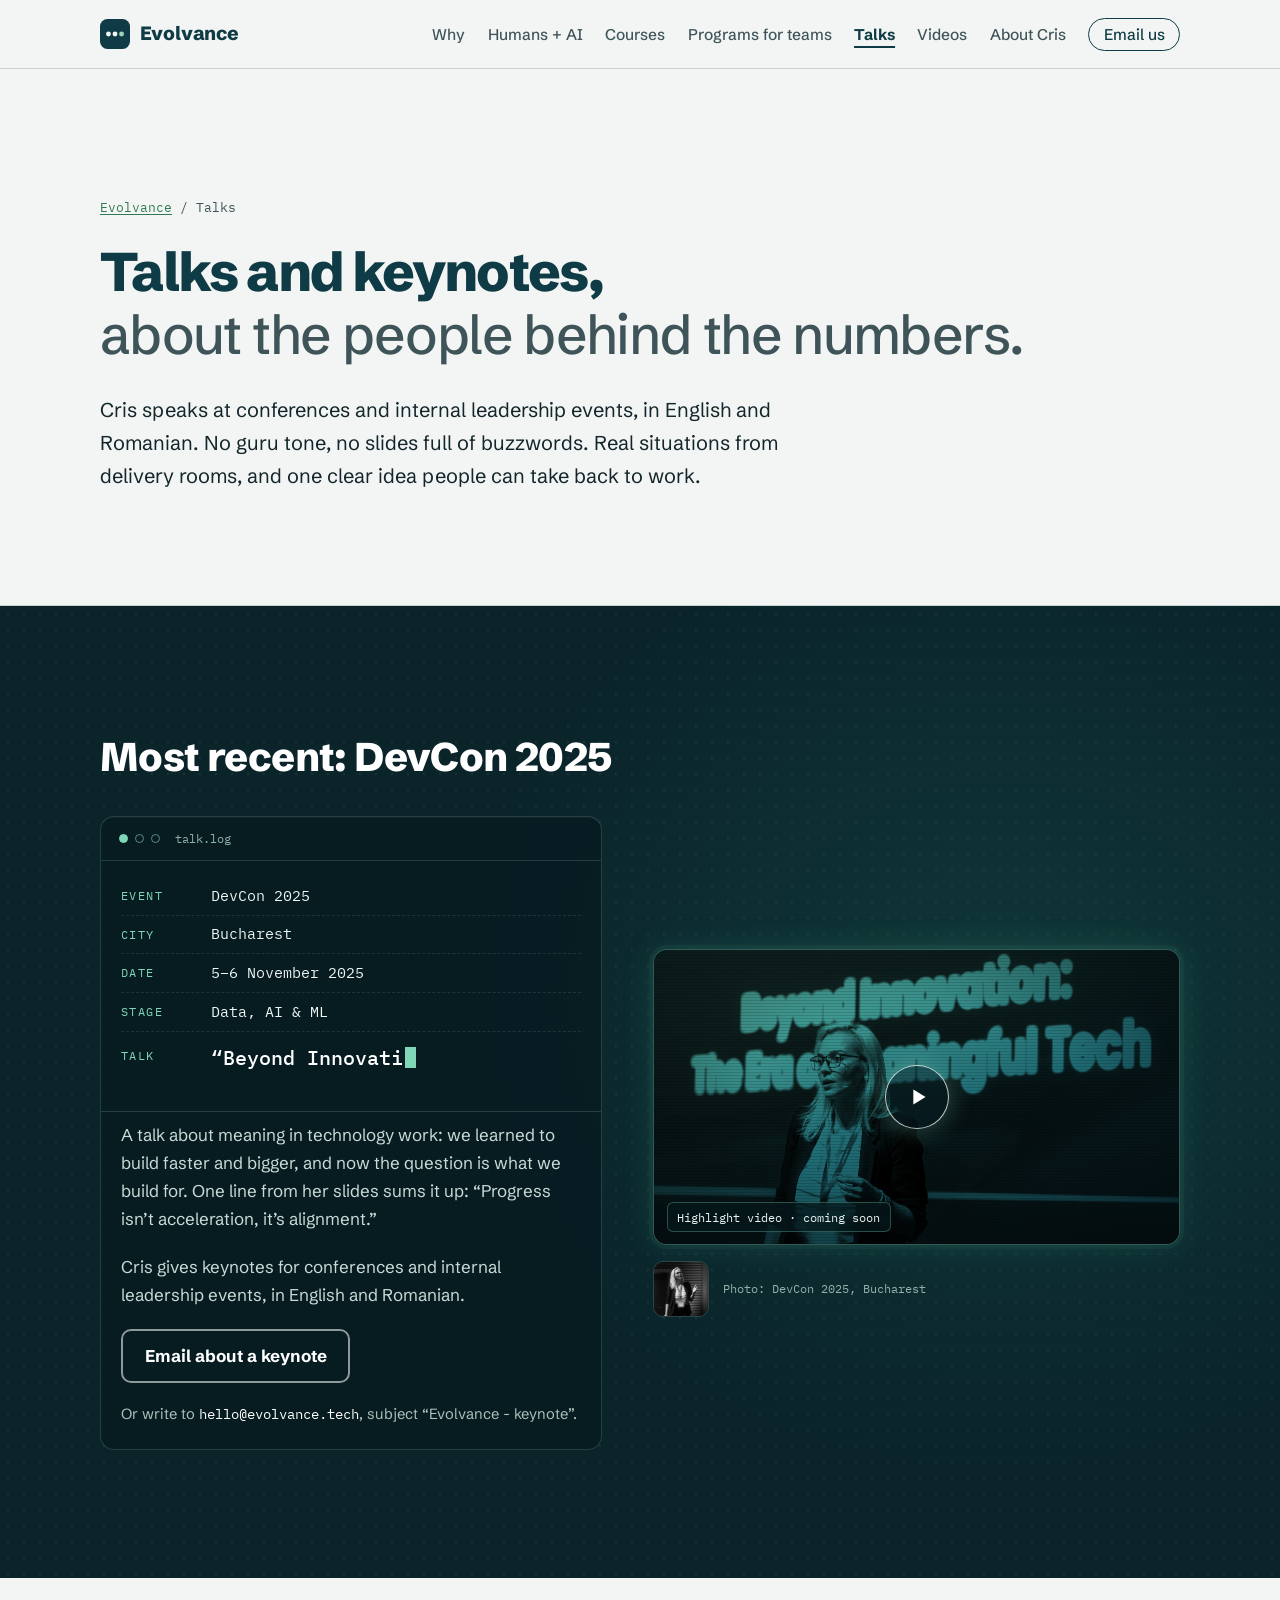
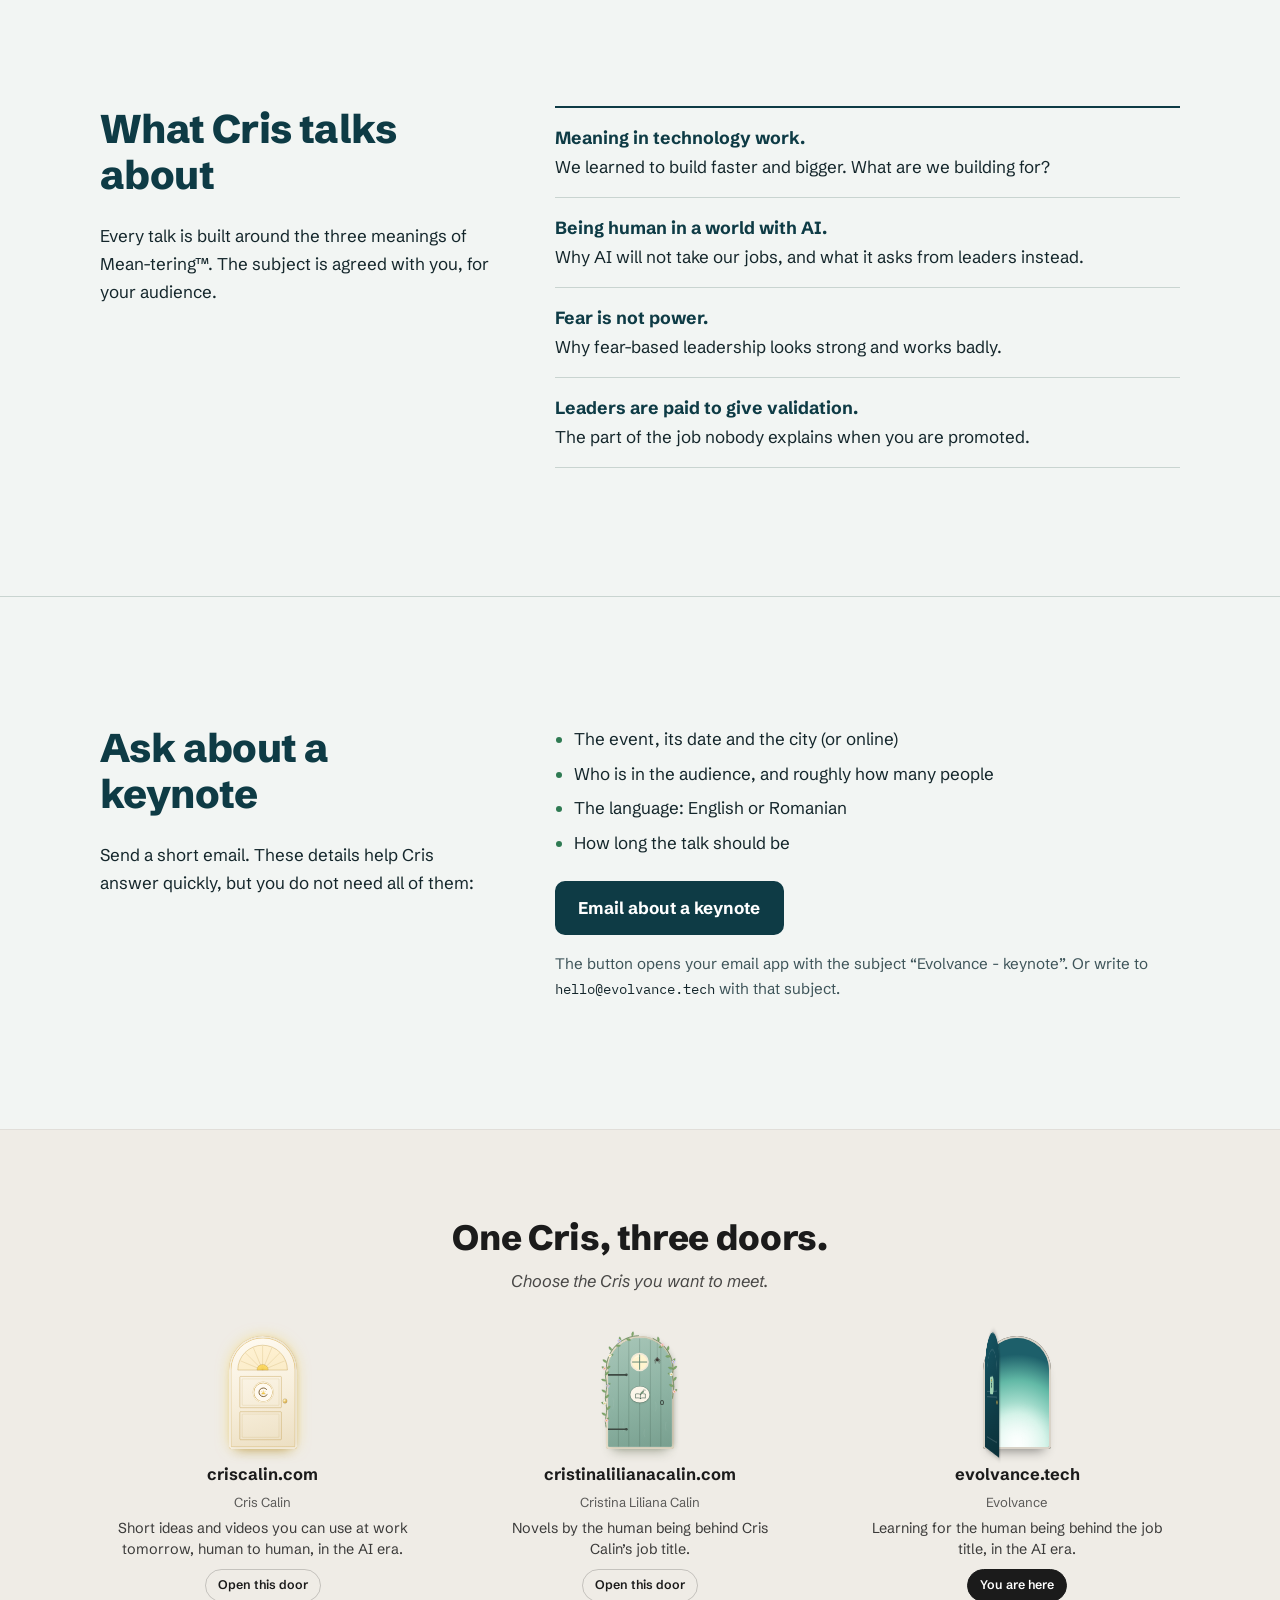
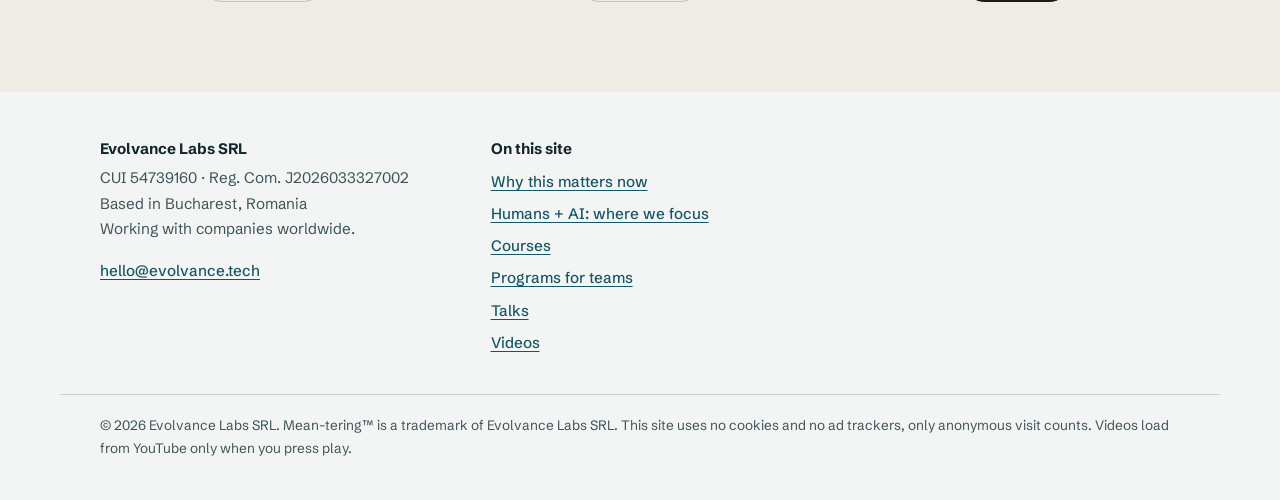
<file: talks/index.html>
<!DOCTYPE html>
<!-- generated by tools/build.py from tools/templates/talks.html and _data/catalog.json. Do not edit by hand: edit the template or the data, then run python3 tools/build.py -->
<html lang="en">
<head>
<meta charset="utf-8">
<meta name="viewport" content="width=device-width, initial-scale=1">
<title>Talks and keynotes by Cris Calin | Evolvance</title>
<meta name="description" content="Keynotes for conferences and internal leadership events, in English and Romanian. Most recent: DevCon 2025, Bucharest, Beyond Innovation: The Era of Meaningful Tech.">
<link rel="canonical" href="https://evolvance.tech/talks/">
<meta name="theme-color" content="#0e3b45">

<meta property="og:type" content="website">
<meta property="og:site_name" content="Evolvance">
<meta property="og:title" content="Talks and keynotes by Cris Calin">
<meta property="og:description" content="Keynotes for conferences and internal leadership events, in English and Romanian. Most recent: DevCon 2025, Bucharest, Beyond Innovation: The Era of Meaningful Tech.">
<meta property="og:url" content="https://evolvance.tech/talks/">
<meta property="og:image" content="https://evolvance.tech/img/og-2026.jpg">
<meta property="og:image:width" content="1200">
<meta property="og:image:height" content="630">
<meta property="og:image:alt" content="Evolvance: Nobody taught you how to lead. We walk it with you.">
<meta name="twitter:card" content="summary_large_image">
<meta name="twitter:title" content="Talks and keynotes by Cris Calin">
<meta name="twitter:description" content="Keynotes for conferences and internal leadership events, in English and Romanian. Most recent: DevCon 2025, Bucharest, Beyond Innovation: The Era of Meaningful Tech.">
<meta name="twitter:image" content="https://evolvance.tech/img/og-2026.jpg">

<link rel="icon" href="../favicon.svg" type="image/svg+xml">
<link rel="preconnect" href="https://fonts.googleapis.com">
<link rel="preconnect" href="https://fonts.gstatic.com" crossorigin>
<link href="https://fonts.googleapis.com/css2?family=Schibsted+Grotesk:ital,wght@0,400;0,500;0,700;0,800;1,400&family=IBM+Plex+Mono:wght@400;500&display=swap" rel="stylesheet">
<link rel="stylesheet" href="../style.css?v=20261124c">
<script>if(!matchMedia("(prefers-reduced-motion: reduce)").matches)document.documentElement.classList.add("js")</script>

<!-- stats: cookie-free -->
<script defer src="https://static.cloudflareinsights.com/beacon.min.js" data-cf-beacon='{"token": "3c3482aacb534c04a383fe21055e7c35"}'></script>
</head>
<body>
<a class="skip" href="#main">Skip to content</a>

<header class="site-head">
  <div class="wrap head-row">
    <a class="brand" href="../index.html" aria-label="Evolvance, home">
      <svg class="brand-mark" viewBox="0 0 32 32" aria-hidden="true"><rect width="32" height="32" rx="8" fill="currentColor"/><circle cx="9" cy="16" r="2.6" fill="#f2f5f3"/><circle cx="16" cy="16" r="2.6" fill="#f2f5f3"/><circle cx="23" cy="16" r="2.6" fill="#9fd3b4"/></svg>
      <span>Evolvance</span>
    </a>
    <nav aria-label="Main">
      <ul>
        <li><a href="../why/index.html">Why</a></li>
        <li><a href="../focus/index.html">Humans + AI</a></li>
        <li><a href="../courses/index.html">Courses</a></li>
        <li><a href="../programs/index.html">Programs for teams</a></li>
        <li><a href="../talks/index.html" aria-current="page">Talks</a></li>
        <li><a href="../videos/index.html">Videos</a></li>
        <li><a href="../index.html#about">About Cris</a></li>
        <li class="nav-cta-li"><a class="nav-cta" href="mailto:hello@evolvance.tech?subject=Evolvance">Email us</a></li>
      </ul>
    </nav>
  </div>
</header>

<main id="main">
  <section class="page-head">
    <div class="wrap">
      <p class="crumbs"><a href="../index.html">Evolvance</a> / Talks</p>
      <h1>Talks and keynotes, <span>about the people behind the numbers.</span></h1>
      <p class="lede">Cris speaks at conferences and internal leadership events, in English and Romanian. No guru tone, no slides full of buzzwords. Real situations from delivery rooms, and one clear idea people can take back to work.</p>
    </div>
  </section>

  <section class="speaker" aria-labelledby="sp-h">
    <div class="wrap">
      <h2 id="sp-h" class="sp-h">Most recent: DevCon 2025</h2>
      <div class="sp-grid">
        <div class="sp-card">
          <p class="sp-bar" aria-hidden="true"><i></i><i></i><i></i><span>talk.log</span></p>
          <dl class="sp-meta">
            <div><dt>Event</dt><dd>DevCon 2025</dd></div>
            <div><dt>City</dt><dd>Bucharest</dd></div>
            <div><dt>Date</dt><dd>5–6 November 2025</dd></div>
            <div><dt>Stage</dt><dd>Data, AI &amp; ML</dd></div>
            <div class="sp-talk"><dt>Talk</dt><dd><span class="sr-only">Beyond Innovation: The Era of Meaningful Tech</span><span class="sp-type" aria-hidden="true" data-type="Beyond Innovation: The Era of Meaningful Tech">“Beyond Innovation: The Era of Meaningful Tech”</span><span class="sp-caret" aria-hidden="true"></span></dd></div>
          </dl>
          <div class="sp-body">
            <p>A talk about meaning in technology work: we learned to build faster and bigger, and now the question is what we build for. One line from her slides sums it up: “Progress isn’t acceleration, it’s alignment.”</p>
            <!-- TODO: Cris to confirm or replace this short description of the DevCon talk -->
            <p>Cris gives keynotes for conferences and internal leadership events, in English and Romanian.</p>
            <p class="sp-actions"><a class="btn btn-ghost" href="mailto:hello@evolvance.tech?subject=Evolvance%20-%20keynote">Email about a keynote</a></p><p class="mail-alt">Or write to <span class="mail-addr">hello@evolvance.tech</span>, subject “Evolvance - keynote”.</p>
          </div>
        </div>
        <div class="sp-media">
          <div class="sp-player sp-soon" role="img" aria-label="Highlight video from the talk, coming soon">
            <img src="../img/devcon-talk-800.jpg" width="800" height="533" alt="" loading="lazy">
            <span class="sp-play" aria-hidden="true"><svg viewBox="0 0 24 24" width="28" height="28"><path d="M8 5.5v13l10.5-6.5z" fill="currentColor"/></svg></span>
            <span class="sp-label" aria-hidden="true">Highlight video · coming soon</span>
            <!-- TODO: DevCon highlight video. Add the MP4 as video/devcon-highlight.mp4 and set talks[0].highlight_video.src in _data/catalog.json -->
          </div>
          <figure class="sp-thumb">
            <img src="../img/devcon-closeup-800.jpg" width="800" height="1000" alt="Cris Calin on stage at DevCon 2025, explaining a point to the audience." loading="lazy">
            <figcaption>Photo: DevCon 2025, Bucharest</figcaption>
          </figure>
        </div>
      </div>
    </div>
  </section>
  <script>
  (function(){var el=document.querySelector(".sp-type"),card=el&&el.closest(".sp-card"),caret=card&&card.querySelector(".sp-caret");
  if(!card||!document.documentElement.classList.contains("js")||!("IntersectionObserver" in window))return;
  var full=el.textContent,shown=document.createTextNode(""),ghost=document.createElement("span");
  ghost.className="sp-ghost";ghost.textContent=full;el.textContent="";el.appendChild(shown);el.appendChild(caret);el.appendChild(ghost);
  var io=new IntersectionObserver(function(es){if(!es[0].isIntersecting)return;io.disconnect();var i=0;
    (function step(){i++;shown.data=full.slice(0,i);ghost.textContent=full.slice(i);if(i<full.length)setTimeout(step,32+Math.random()*45)})()},{threshold:.6});
  io.observe(card)})();
  </script>


  <section class="talk-topics" aria-labelledby="tt-h">
    <div class="wrap topics-grid">
      <div>
        <h2 id="tt-h">What Cris talks about</h2>
        <p>Every talk is built around the three meanings of Mean-tering™. The subject is agreed with you, for your audience.</p>
        <!-- TODO: Cris to confirm this list of talk themes (taken from her stated beliefs, not from past talks) -->
      </div>
      <ul class="topics">
        <li><strong>Meaning in technology work.</strong> We learned to build faster and bigger. What are we building for?</li>
        <li><strong>Being human in a world with AI.</strong> Why AI will not take our jobs, and what it asks from leaders instead.</li>
        <li><strong>Fear is not power.</strong> Why fear-based leadership looks strong and works badly.</li>
        <li><strong>Leaders are paid to give validation.</strong> The part of the job nobody explains when you are promoted.</li>
      </ul>
    </div>
  </section>

  <section class="enquiry" aria-labelledby="enq-h">
    <div class="wrap enquiry-grid">
      <div>
        <h2 id="enq-h">Ask about a keynote</h2>
        <p>Send a short email. These details help Cris answer quickly, but you do not need all of them:</p>
      </div>
      <div>
        <ul class="checklist">
          <li>The event, its date and the city (or online)</li>
          <li>Who is in the audience, and roughly how many people</li>
          <li>The language: English or Romanian</li>
          <li>How long the talk should be</li>
        </ul>
        <a class="btn" href="mailto:hello@evolvance.tech?subject=Evolvance%20-%20keynote">Email about a keynote</a>
        <p class="more-note">The button opens your email app with the subject “Evolvance - keynote”. Or write to <span class="mail-addr">hello@evolvance.tech</span> with that subject.</p>
        <!-- TODO: speaking fee range / travel terms, if Cris wants them public -->
      </div>
    </div>
  </section>
</main>

<section class="doors" aria-labelledby="doors-h"><div class="doors-in"><h2 id="doors-h" class="doors-h">One Cris, three doors.</h2><p class="doors-sub">Choose the Cris you want to meet.</p><ul class="doors-row"><li class="door door-criscalin"><a href="https://criscalin.com/"><span class="door-frame"><span class="door-inside"><span class="door-light"></span><span class="door-here">You are here</span></span><span class="door-leaf"><svg class="door-art" viewBox="0 0 158 271" preserveAspectRatio="none" aria-hidden="true" focusable="false"><g fill="none" stroke="currentColor" stroke-width=".9"><path d="M17 80A62 62 0 0 1 141 80Z" class="fan"/><g stroke-width=".6" opacity=".8"><path d="M79 80L134.4 57.0"/><path d="M79 80L121.4 37.6"/><path d="M79 80L102.0 24.6"/><path d="M79 80L79.0 20.0"/><path d="M79 80L56.0 24.6"/><path d="M79 80L36.6 37.6"/><path d="M79 80L23.6 57.0"/></g><path d="M65 80a14 14 0 0 1 28 0Z" class="sun"/><rect x="22" y="96" width="104" height="78" rx="2"/><rect x="28" y="102" width="92" height="66" rx="1" stroke-width=".5" opacity=".7"/><rect x="22" y="184" width="104" height="70" rx="2"/><rect x="28" y="190" width="92" height="58" rx="1" stroke-width=".5" opacity=".7"/></g></svg><span class="door-panel"></span><span class="door-panel"></span><span class="dm dm-c"><svg viewBox="0 0 40 40" aria-hidden="true" focusable="false"><path class="arc" d="M29.6 12.2C27.4 9.6 24 8 20.3 8 13.4 8 8 13.5 8 20.2S13.5 32.3 20.3 32.3c3.7 0 7-1.6 9.3-4.3l1.3-1"/><path class="hz" d="M14.6 24.6h11.6"/><path class="sun" d="M16.9 24.6a3.6 3.6 0 0 1 7.2 0z"/><path class="rays" d="M20.5 16.3v1.8M15.9 18.3l1.2 1.2M25.1 18.3l-1.2 1.2"/></svg></span><span class="door-knob"></span></span></span><span class="door-label"><strong>criscalin.com</strong><span class="door-name">Cris Calin</span><span class="door-desc">Short ideas and videos you can use at work tomorrow, human to human, in the AI era.</span><span class="door-state">Open this door</span></span></a></li><li class="door door-cristinalilianacalin"><a href="https://cristinalilianacalin.com/"><span class="door-frame"><span class="door-inside"><span class="door-light"></span><span class="door-here">You are here</span></span><span class="door-leaf"><svg class="door-art" viewBox="0 0 158 271" preserveAspectRatio="none" aria-hidden="true" focusable="false"><g class="planks" fill="none"><path d="M26 21.4V271"/><path d="M52 5.8V271"/><path d="M79 1.0V271"/><path d="M106 5.8V271"/><path d="M132 21.4V271"/></g><g class="grain" fill="none"><path d="M12 150c3 8 3 18 0 26M39 210c-2 9-2 15 0 22M66 120c3 7 3 13 0 20M92 228c-3 6-3 12 0 18M119 160c2 8 2 14 0 22M145 210c-2 7-2 13 0 20"/></g><g class="hinge"><path d="M0 92h46"/><circle cx="46" cy="92" r="3.2"/><path d="M0 228h46"/><circle cx="46" cy="228" r="3.2"/></g><g class="window"><circle cx="79" cy="60" r="21" class="glass"/><path d="M79 39v42M58 60h42" class="bars"/><circle cx="79" cy="60" r="21" class="rim"/><path d="M68 50c3-4 7-5 10-5" class="glint"/></g></svg><span class="door-panel"></span><span class="door-panel"></span><span class="dm dm-n"><svg viewBox="0 0 40 40" aria-hidden="true" focusable="false"><path class="pg" d="M20 31c-4-2.2-9-2.6-14-1.2V18.2c5-1.4 10-1 14 1.4M20 31c4-2.2 9-2.6 14-1.2V18.2c-1.6-.5-3.4-.7-5-.7M20 19.6V31"/><path class="lf" d="M20 19.4c.4-4.6 3.4-8.4 8.6-10 .4 5-2.8 8.8-8.6 10z"/><path class="rib" d="M20.6 18.8c2-2.9 4.2-5.1 7-7.6"/><path class="bird" d="M27.5 7.4c1-.9 2.3-1 3.1-.1.9-.8 2.1-.9 3.1-.3"/></svg></span><span class="door-knob"></span></span><svg class="door-deco" viewBox="0 0 170 283" aria-hidden="true" focusable="false"><g class="vine vine-l"><path class="stem" d="M3.5 226.0C3.2 223.7 1.9 216.7 1.9 212.0C1.9 207.3 3.0 202.7 3.5 198.0C4.0 193.3 5.1 188.7 5.1 184.0C5.1 179.3 4.1 174.7 3.6 170.0C3.0 165.3 1.9 160.7 1.9 156.0C1.9 151.3 2.9 146.7 3.4 142.0C3.9 137.3 5.0 132.7 5.1 128.0C5.1 123.3 4.2 118.7 3.7 114.0C3.1 109.3 2.0 104.7 1.9 100.0C1.8 95.3 2.9 88.5 3.3 86.0C3.6 83.5 3.6 87.7 4.0 85.0C4.4 82.3 4.5 74.6 5.5 69.5C6.5 64.5 8.0 59.4 9.9 54.7C11.8 49.9 14.3 45.2 17.1 40.9C19.9 36.6 23.2 32.4 26.7 28.7C30.3 25.0 34.3 21.6 38.5 18.6C42.8 15.7 47.3 13.1 52.1 11.0C56.8 8.9 61.8 7.2 66.8 6.1C71.8 4.9 79.6 4.4 82.2 4.0"/><g class="leaves"><path d="M0 0c3-4 9-5 12-2-3 4-9 5-12 2z" transform="translate(1.9 212.0) rotate(-35)"/><path d="M0 0c3-4 9-5 12-2-3 4-9 5-12 2z" transform="translate(3.5 198.0) rotate(-138)"/><path d="M0 0c3-4 9-5 12-2-3 4-9 5-12 2z" transform="translate(5.1 184.0) rotate(-35)"/><path d="M0 0c3-4 9-5 12-2-3 4-9 5-12 2z" transform="translate(3.6 170.0) rotate(-152)"/><path d="M0 0c3-4 9-5 12-2-3 4-9 5-12 2z" transform="translate(1.9 156.0) rotate(-35)"/><path d="M0 0c3-4 9-5 12-2-3 4-9 5-12 2z" transform="translate(3.4 142.0) rotate(-138)"/><path d="M0 0c3-4 9-5 12-2-3 4-9 5-12 2z" transform="translate(5.1 128.0) rotate(-34)"/><path d="M0 0c3-4 9-5 12-2-3 4-9 5-12 2z" transform="translate(3.7 114.0) rotate(-151)"/><path d="M0 0c3-4 9-5 12-2-3 4-9 5-12 2z" transform="translate(1.9 100.0) rotate(-36)"/><path d="M0 0c3-4 9-5 12-2-3 4-9 5-12 2z" transform="translate(3.3 86.0) rotate(-137)"/><path d="M0 0c3-4 9-5 12-2-3 4-9 5-12 2z" transform="translate(4.0 85.0) rotate(-27)"/><path d="M0 0c3-4 9-5 12-2-3 4-9 5-12 2z" transform="translate(5.5 69.5) rotate(-134)"/><path d="M0 0c3-4 9-5 12-2-3 4-9 5-12 2z" transform="translate(9.9 54.7) rotate(-13)"/><path d="M0 0c3-4 9-5 12-2-3 4-9 5-12 2z" transform="translate(17.1 40.9) rotate(-112)"/><path d="M0 0c3-4 9-5 12-2-3 4-9 5-12 2z" transform="translate(26.7 28.7) rotate(9)"/><path d="M0 0c3-4 9-5 12-2-3 4-9 5-12 2z" transform="translate(38.5 18.6) rotate(-90)"/><path d="M0 0c3-4 9-5 12-2-3 4-9 5-12 2z" transform="translate(52.1 11.0) rotate(31)"/><path d="M0 0c3-4 9-5 12-2-3 4-9 5-12 2z" transform="translate(66.8 6.1) rotate(-68)"/></g><g class="fl-a" transform="translate(4.9 210.0)"><circle cx="0" cy="-2.6" r="2"/><circle cx="2.5" cy="-.8" r="2"/><circle cx="1.6" cy="2.1" r="2"/><circle cx="-1.6" cy="2.1" r="2"/><circle cx="-2.5" cy="-.8" r="2"/><circle class="fl-mid" r="1.3"/></g><g class="fl-b" transform="translate(0.6 168.0)"><circle cx="0" cy="-2.6" r="2"/><circle cx="2.5" cy="-.8" r="2"/><circle cx="1.6" cy="2.1" r="2"/><circle cx="-1.6" cy="2.1" r="2"/><circle cx="-2.5" cy="-.8" r="2"/><circle class="fl-mid" r="1.3"/></g><g class="fl-c" transform="translate(8.1 126.0)"><circle cx="0" cy="-2.6" r="2"/><circle cx="2.5" cy="-.8" r="2"/><circle cx="1.6" cy="2.1" r="2"/><circle cx="-1.6" cy="2.1" r="2"/><circle cx="-2.5" cy="-.8" r="2"/><circle class="fl-mid" r="1.3"/></g><g class="fl-a" transform="translate(0.3 84.0)"><circle cx="0" cy="-2.6" r="2"/><circle cx="2.5" cy="-.8" r="2"/><circle cx="1.6" cy="2.1" r="2"/><circle cx="-1.6" cy="2.1" r="2"/><circle cx="-2.5" cy="-.8" r="2"/><circle class="fl-mid" r="1.3"/></g><g class="fl-b" transform="translate(12.9 52.7)"><circle cx="0" cy="-2.6" r="2"/><circle cx="2.5" cy="-.8" r="2"/><circle cx="1.6" cy="2.1" r="2"/><circle cx="-1.6" cy="2.1" r="2"/><circle cx="-2.5" cy="-.8" r="2"/><circle class="fl-mid" r="1.3"/></g><g class="fl-c" transform="translate(35.5 16.6)"><circle cx="0" cy="-2.6" r="2"/><circle cx="2.5" cy="-.8" r="2"/><circle cx="1.6" cy="2.1" r="2"/><circle cx="-1.6" cy="2.1" r="2"/><circle cx="-2.5" cy="-.8" r="2"/><circle class="fl-mid" r="1.3"/></g></g><g class="vine vine-r"><path class="stem" d="M164.9 156.0C165.2 153.7 165.9 146.7 166.4 142.0C166.9 137.3 168.0 132.7 168.1 128.0C168.1 123.3 167.2 118.7 166.7 114.0C166.1 109.3 165.0 104.7 164.9 100.0C164.8 95.3 166.1 88.5 166.3 86.0C166.5 83.5 166.3 87.7 166.0 85.0C165.7 82.3 165.5 74.6 164.5 69.5C163.5 64.5 162.0 59.4 160.1 54.7C158.2 49.9 155.7 45.2 152.9 40.9C150.1 36.6 146.8 32.4 143.3 28.7C139.7 25.0 135.7 21.6 131.5 18.6C127.2 15.7 120.2 12.3 117.9 11.0"/><g class="leaves"><path d="M0 0c3-4 9-5 12-2-3 4-9 5-12 2z" transform="translate(166.4 142.0) rotate(-28)"/><path d="M0 0c3-4 9-5 12-2-3 4-9 5-12 2z" transform="translate(168.1 128.0) rotate(-144)"/><path d="M0 0c3-4 9-5 12-2-3 4-9 5-12 2z" transform="translate(166.7 114.0) rotate(-41)"/><path d="M0 0c3-4 9-5 12-2-3 4-9 5-12 2z" transform="translate(164.9 100.0) rotate(-146)"/><path d="M0 0c3-4 9-5 12-2-3 4-9 5-12 2z" transform="translate(166.3 86.0) rotate(-31)"/><path d="M0 0c3-4 9-5 12-2-3 4-9 5-12 2z" transform="translate(166.0 85.0) rotate(-151)"/><path d="M0 0c3-4 9-5 12-2-3 4-9 5-12 2z" transform="translate(164.5 69.5) rotate(-46)"/><path d="M0 0c3-4 9-5 12-2-3 4-9 5-12 2z" transform="translate(160.1 54.7) rotate(-167)"/><path d="M0 0c3-4 9-5 12-2-3 4-9 5-12 2z" transform="translate(152.9 40.9) rotate(-68)"/><path d="M0 0c3-4 9-5 12-2-3 4-9 5-12 2z" transform="translate(143.3 28.7) rotate(-189)"/><path d="M0 0c3-4 9-5 12-2-3 4-9 5-12 2z" transform="translate(131.5 18.6) rotate(-90)"/></g><g class="fl-a" transform="translate(169.4 140.0)"><circle cx="0" cy="-2.6" r="2"/><circle cx="2.5" cy="-.8" r="2"/><circle cx="1.6" cy="2.1" r="2"/><circle cx="-1.6" cy="2.1" r="2"/><circle cx="-2.5" cy="-.8" r="2"/><circle class="fl-mid" r="1.3"/></g><g class="fl-b" transform="translate(161.9 98.0)"><circle cx="0" cy="-2.6" r="2"/><circle cx="2.5" cy="-.8" r="2"/><circle cx="1.6" cy="2.1" r="2"/><circle cx="-1.6" cy="2.1" r="2"/><circle cx="-2.5" cy="-.8" r="2"/><circle class="fl-mid" r="1.3"/></g><g class="fl-c" transform="translate(167.5 67.5)"><circle cx="0" cy="-2.6" r="2"/><circle cx="2.5" cy="-.8" r="2"/><circle cx="1.6" cy="2.1" r="2"/><circle cx="-1.6" cy="2.1" r="2"/><circle cx="-2.5" cy="-.8" r="2"/><circle class="fl-mid" r="1.3"/></g><g class="fl-a" transform="translate(140.3 26.7)"><circle cx="0" cy="-2.6" r="2"/><circle cx="2.5" cy="-.8" r="2"/><circle cx="1.6" cy="2.1" r="2"/><circle cx="-1.6" cy="2.1" r="2"/><circle cx="-2.5" cy="-.8" r="2"/><circle class="fl-mid" r="1.3"/></g></g><g class="spider"><path class="silk" d="M128 22V58"/><g transform="translate(128 62)"><g class="legs"><path d="M0 0l-4 -2l-2.0 4"/><path d="M0 0l-4.5 0l-2.2 2"/><path d="M0 0l-4 2l-2.0 4"/><path d="M0 0l-3 3.5l-1.5 5.5"/><path d="M0 0l4 -2l2.0 4"/><path d="M0 0l4.5 0l2.2 2"/><path d="M0 0l4 2l2.0 4"/><path d="M0 0l3 3.5l1.5 5.5"/></g><ellipse rx="3.2" ry="3.6" cy="1"/><circle cy="-3.2" r="2.1"/><circle class="eye" cx="-.8" cy="-3.5" r=".55"/><circle class="eye" cx=".8" cy="-3.5" r=".55"/></g></g></svg></span><span class="door-label"><strong>cristinaliliana<wbr>calin<wbr>.com</strong><span class="door-name">Cristina Liliana Calin</span><span class="door-desc">Novels by the human being behind Cris Calin&#8217;s job title.</span><span class="door-state">Open this door</span></span></a></li><li class="door door-evolvance is-here"><a href="https://evolvance.tech/" aria-current="page"><span class="door-frame"><span class="door-inside"><span class="door-light"></span><span class="door-here">You are here</span></span><span class="door-leaf"><span class="door-panel"></span><span class="door-panel"></span><span class="dm dm-e"><svg viewBox="0 0 40 40" aria-hidden="true" focusable="false"><path class="faint" d="M10.5 11.5L20 7.5l9.5 4"/><path class="ln" d="M20 16.5l-9.5-5M20 16.5l9.5-5M20 16.5v8M20 24.5l-6.5 8M20 24.5l6.5 8"/><circle class="hd" cx="20" cy="7.5" r="2.7"/><g class="nd"><circle cx="20" cy="16.5" r="1.9"/><circle cx="10.5" cy="11.5" r="1.7"/><circle cx="29.5" cy="11.5" r="1.7"/><circle cx="20" cy="24.5" r="1.7"/><circle cx="13.5" cy="32.5" r="1.7"/><circle cx="26.5" cy="32.5" r="1.7"/></g></svg></span><span class="door-knob"></span></span></span><span class="door-label"><strong>evolvance.tech</strong><span class="door-name">Evolvance</span><span class="door-desc">Learning for the human being behind the job title, in the AI era.</span><span class="door-state">You are here</span></span></a></li></ul></div></section>
<footer class="site-foot">
  <div class="wrap foot-grid">
    <div>
      <p class="foot-brand">Evolvance Labs SRL</p>
      <p>CUI 54739160 · Reg. Com. J2026033327002<br>Based in Bucharest, Romania<br>Working with companies worldwide.</p>
      <p><a href="mailto:hello@evolvance.tech?subject=Evolvance">hello@evolvance.tech</a></p>
    </div>
    <nav aria-label="On this site">
      <p class="foot-h">On this site</p>
      <ul>
        <li><a href="../why/index.html">Why this matters now</a></li>
        <li><a href="../focus/index.html">Humans + AI: where we focus</a></li>
        <li><a href="../courses/index.html">Courses</a></li>
        <li><a href="../programs/index.html">Programs for teams</a></li>
        <li><a href="../talks/index.html">Talks</a></li>
        <li><a href="../videos/index.html">Videos</a></li>
      </ul>
    </nav>
  </div>
  <div class="wrap foot-legal">
    <p>© 2026 Evolvance Labs SRL. Mean-tering™ is a trademark of Evolvance Labs SRL. This site uses no cookies and no ad trackers, only anonymous visit counts. Videos load from YouTube only when you press play. <!-- TODO: confirm trademark wording/ownership of Mean-tering™ --></p>
  </div>
</footer>
<script>
(function(){var els=document.querySelectorAll(".entry,.path,.reveal");
if(!document.documentElement.classList.contains("js")||!("IntersectionObserver" in window)){els.forEach(function(e){e.classList.add("in")});return}
var io=new IntersectionObserver(function(es){es.forEach(function(e){if(e.isIntersecting){e.target.classList.add("in");io.unobserve(e.target)}})},{threshold:.2});
els.forEach(function(e){io.observe(e)})})();
document.querySelectorAll("[data-copy]").forEach(function(b){
  var label=b.textContent,st=b.parentNode.querySelector(".copy-status"),t;
  function done(ok){
    b.classList.toggle("is-copied",ok);b.textContent=ok?"Copied":label;
    if(st)st.textContent=ok?"Address copied.":"Copy did not work. Select the address and copy it.";
    if(!ok){var el=document.getElementById(b.getAttribute("data-copy-target"));if(el){var r=document.createRange();r.selectNodeContents(el);var s=getSelection();s.removeAllRanges();s.addRange(r)}}
    clearTimeout(t);t=setTimeout(function(){b.classList.remove("is-copied");b.textContent=label;if(st)st.textContent=""},2500)}
  function legacy(){try{var x=document.createElement("textarea");x.value=b.getAttribute("data-copy");x.setAttribute("readonly","");x.style.position="fixed";x.style.opacity="0";document.body.appendChild(x);x.select();var ok=document.execCommand("copy");document.body.removeChild(x);done(ok)}catch(e){done(false)}}
  b.addEventListener("click",function(){
    try{if(navigator.clipboard&&window.isSecureContext){navigator.clipboard.writeText(b.getAttribute("data-copy")).then(function(){done(true)},legacy)}else{legacy()}}catch(e){legacy()}
  })});
</script>

</body>
</html>
</file>
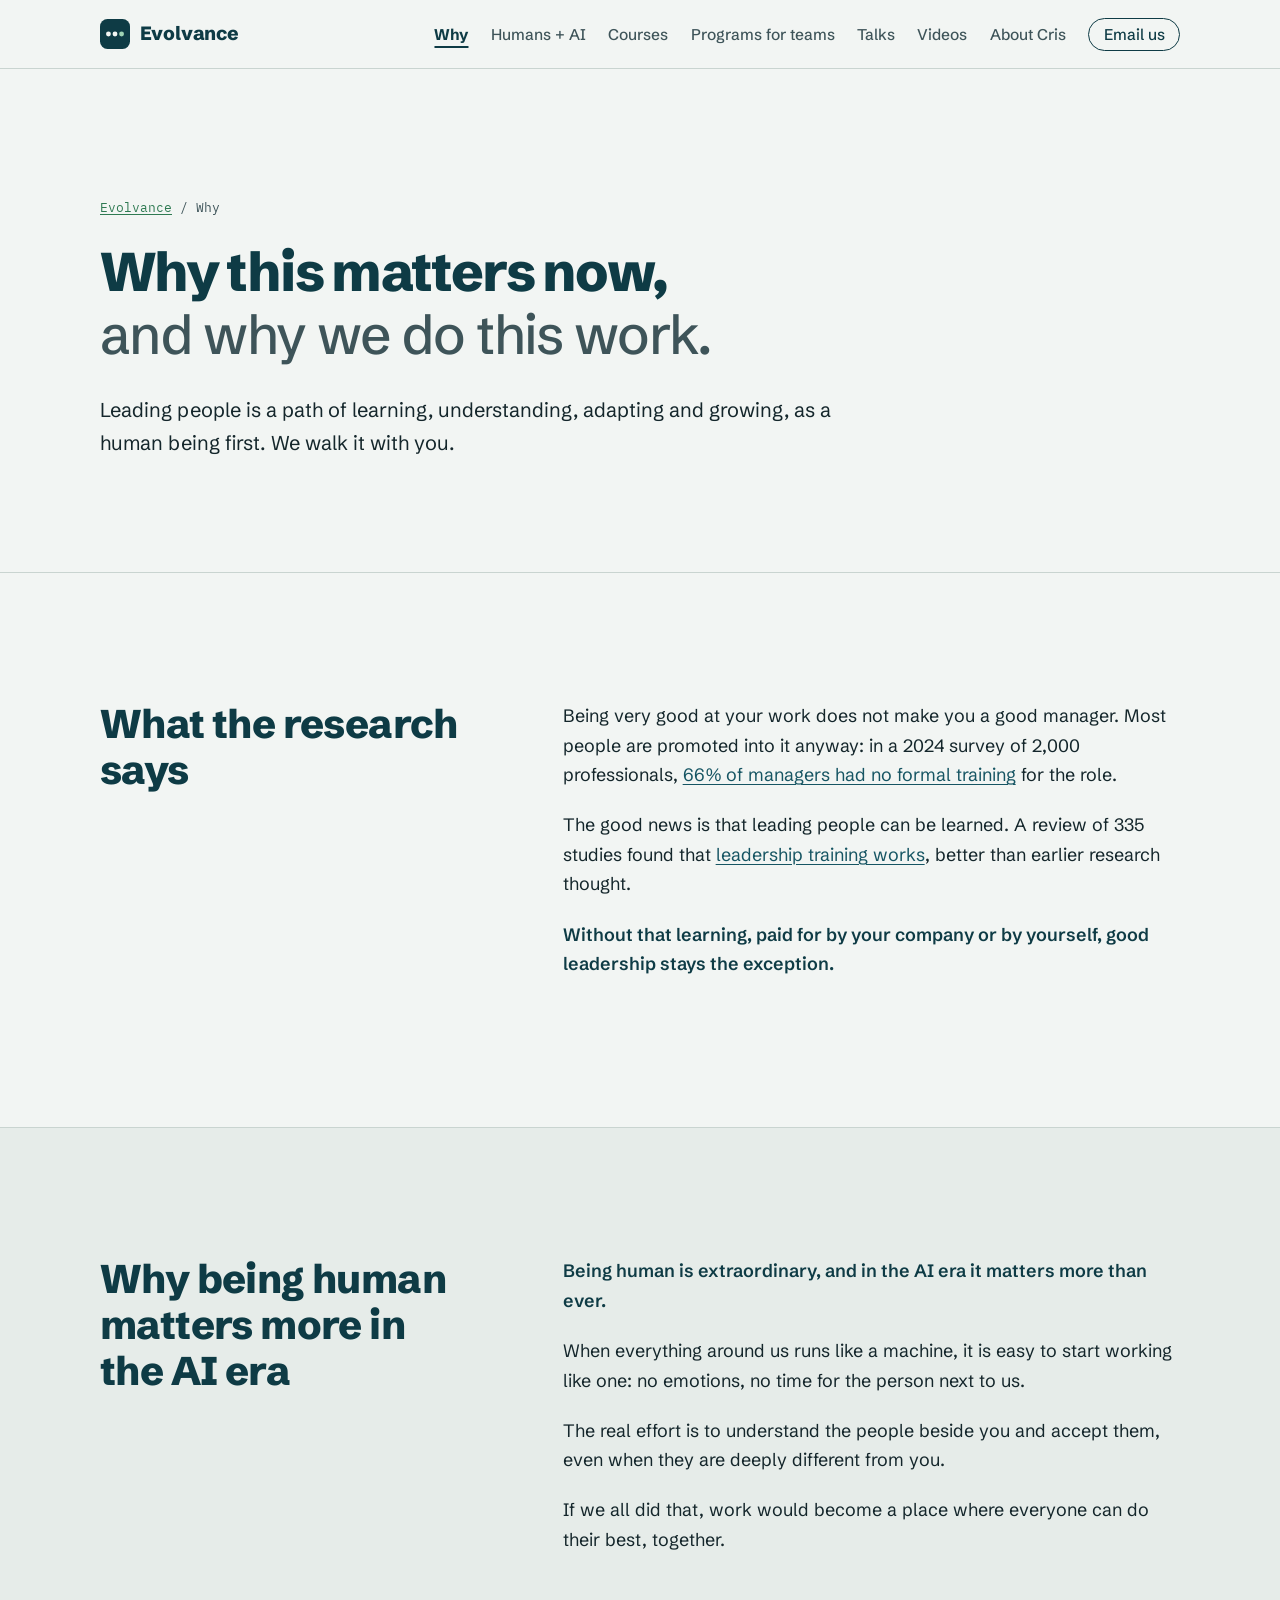
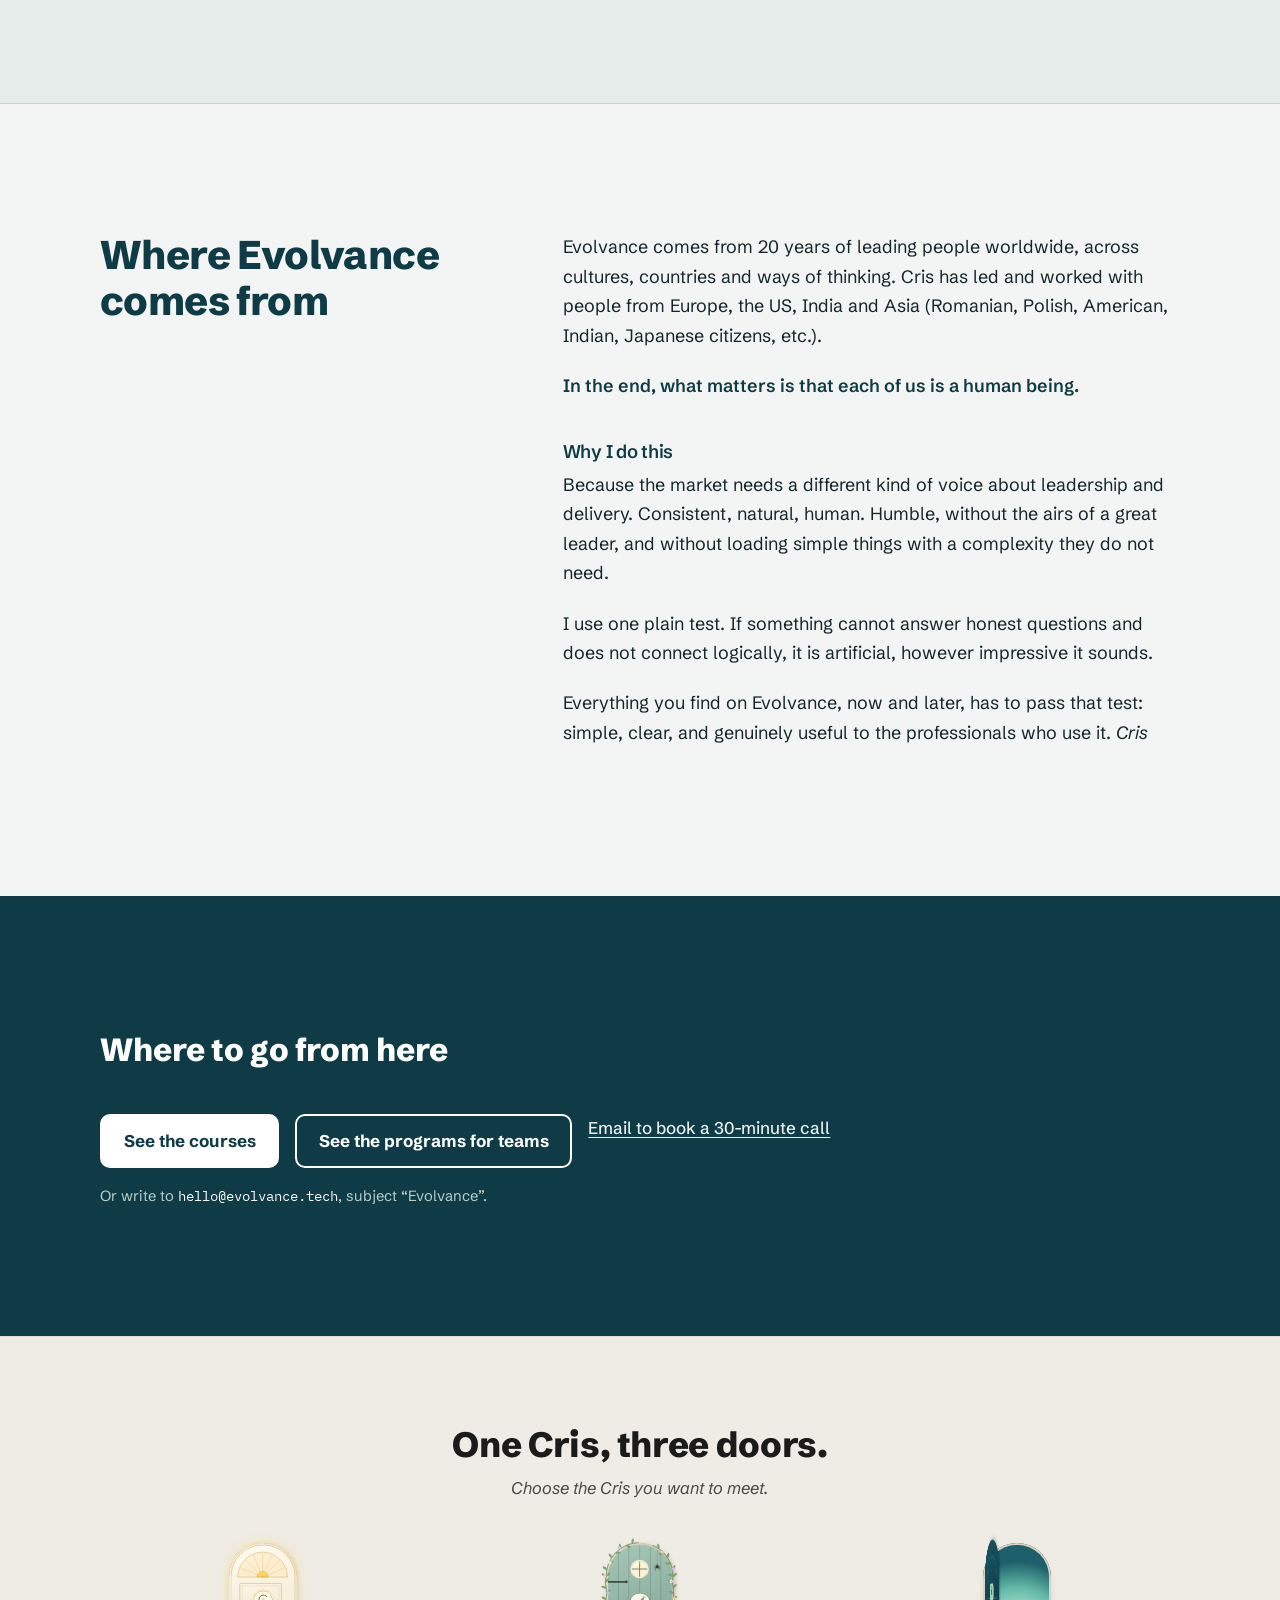
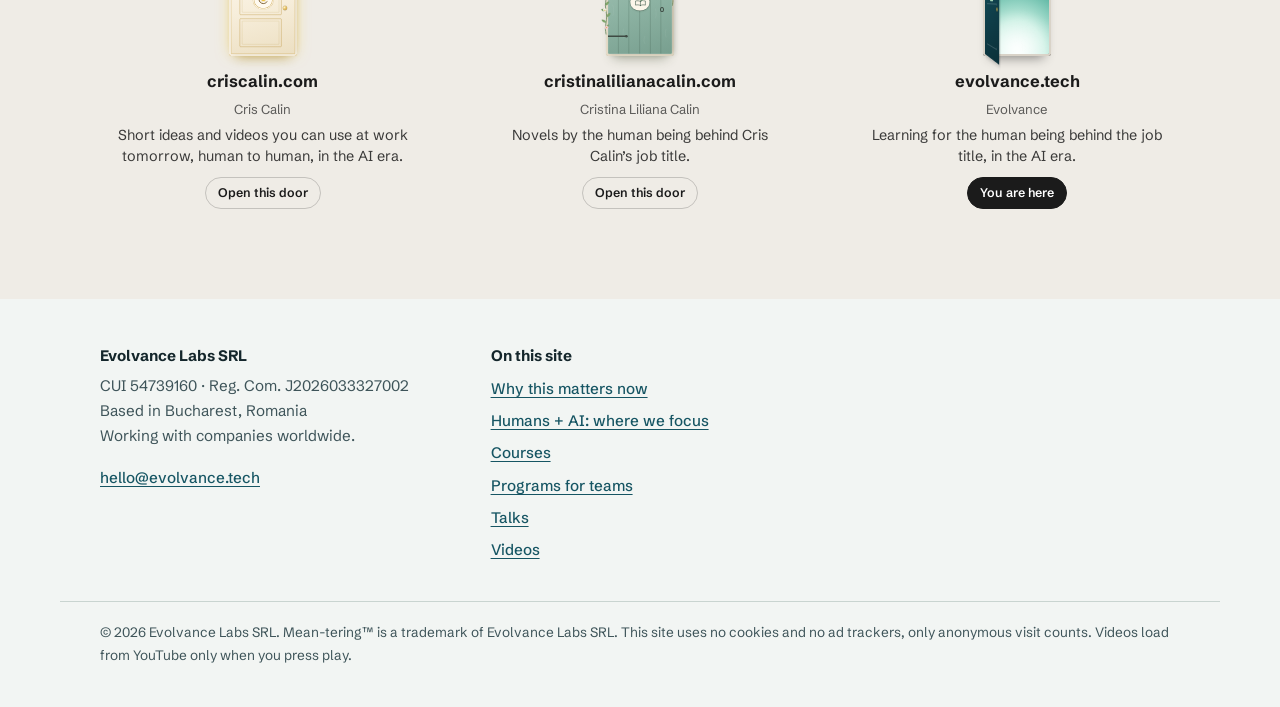
<file: why/index.html>
<!DOCTYPE html>
<!-- generated by tools/build.py from tools/templates/why.html and _data/catalog.json. Do not edit by hand: edit the template or the data, then run python3 tools/build.py -->
<html lang="en">
<head>
<meta charset="utf-8">
<meta name="viewport" content="width=device-width, initial-scale=1">
<title>Why this matters now | Evolvance</title>
<meta name="description" content="Most managers are promoted without formal training, and leadership training works. Why being human matters more in the AI era, and where Evolvance comes from.">
<link rel="canonical" href="https://evolvance.tech/why/">
<meta name="theme-color" content="#0e3b45">

<meta property="og:type" content="website">
<meta property="og:site_name" content="Evolvance">
<meta property="og:title" content="Why this matters now: leading people, as a human being first">
<meta property="og:description" content="Most managers are promoted without formal training, and leadership training works. Why being human matters more in the AI era, and where Evolvance comes from.">
<meta property="og:url" content="https://evolvance.tech/why/">
<meta property="og:image" content="https://evolvance.tech/img/og-2026.jpg">
<meta property="og:image:width" content="1200">
<meta property="og:image:height" content="630">
<meta property="og:image:alt" content="Evolvance: Nobody taught you how to lead. We walk it with you.">
<meta name="twitter:card" content="summary_large_image">
<meta name="twitter:title" content="Why this matters now: leading people, as a human being first">
<meta name="twitter:description" content="Most managers are promoted without formal training, and leadership training works. Why being human matters more in the AI era, and where Evolvance comes from.">
<meta name="twitter:image" content="https://evolvance.tech/img/og-2026.jpg">

<link rel="icon" href="../favicon.svg" type="image/svg+xml">
<link rel="preconnect" href="https://fonts.googleapis.com">
<link rel="preconnect" href="https://fonts.gstatic.com" crossorigin>
<link href="https://fonts.googleapis.com/css2?family=Schibsted+Grotesk:ital,wght@0,400;0,500;0,700;0,800;1,400&family=IBM+Plex+Mono:wght@400;500&display=swap" rel="stylesheet">
<link rel="stylesheet" href="../style.css?v=20261124c">
<script>if(!matchMedia("(prefers-reduced-motion: reduce)").matches)document.documentElement.classList.add("js")</script>

<!-- stats: cookie-free -->
<script defer src="https://static.cloudflareinsights.com/beacon.min.js" data-cf-beacon='{"token": "3c3482aacb534c04a383fe21055e7c35"}'></script>
</head>
<body>
<a class="skip" href="#main">Skip to content</a>

<header class="site-head">
  <div class="wrap head-row">
    <a class="brand" href="../index.html" aria-label="Evolvance, home">
      <svg class="brand-mark" viewBox="0 0 32 32" aria-hidden="true"><rect width="32" height="32" rx="8" fill="currentColor"/><circle cx="9" cy="16" r="2.6" fill="#f2f5f3"/><circle cx="16" cy="16" r="2.6" fill="#f2f5f3"/><circle cx="23" cy="16" r="2.6" fill="#9fd3b4"/></svg>
      <span>Evolvance</span>
    </a>
    <nav aria-label="Main">
      <ul>
        <li><a href="../why/index.html" aria-current="page">Why</a></li>
        <li><a href="../focus/index.html">Humans + AI</a></li>
        <li><a href="../courses/index.html">Courses</a></li>
        <li><a href="../programs/index.html">Programs for teams</a></li>
        <li><a href="../talks/index.html">Talks</a></li>
        <li><a href="../videos/index.html">Videos</a></li>
        <li><a href="../index.html#about">About Cris</a></li>
        <li class="nav-cta-li"><a class="nav-cta" href="mailto:hello@evolvance.tech?subject=Evolvance">Email us</a></li>
      </ul>
    </nav>
  </div>
</header>

<main id="main">
  <section class="page-head">
    <div class="wrap">
      <p class="crumbs"><a href="../index.html">Evolvance</a> / Why</p>
      <h1>Why this matters now, <span>and why we do this work.</span></h1>
      <p class="lede">Leading people is a path of learning, understanding, adapting and growing, as a human being first. We walk it with you.</p>
    </div>
  </section>

  <section class="why-sec" aria-labelledby="research-h">
    <div class="wrap why-grid reveal">
      <h2 id="research-h">What the research says</h2>
      <div class="why-body">
        <p>Being very good at your work does not make you a good manager. Most people are promoted into it anyway: in a 2024 survey of 2,000 professionals, <a href="https://fortune.com/2024/05/23/accidental-managers-no-training-losing-talent-survey/">66% of managers had no formal training</a> for the role.</p>
        <p>The good news is that leading people can be learned. A review of 335 studies found that <a href="https://pubmed.ncbi.nlm.nih.gov/28749153/">leadership training works</a>, better than earlier research thought.</p>
        <p class="why-strong">Without that learning, paid for by your company or by yourself, good leadership stays the exception.</p>
      </div>
    </div>
  </section>

  <section class="why-sec why-sec-alt" aria-labelledby="human-h">
    <div class="wrap why-grid reveal">
      <h2 id="human-h">Why being human matters more in the AI era</h2>
      <div class="why-body">
        <p class="why-strong">Being human is extraordinary, and in the AI era it matters more than ever.</p>
        <p>When everything around us runs like a machine, it is easy to start working like one: no emotions, no time for the person next to us.</p>
        <p>The real effort is to understand the people beside you and accept them, even when they are deeply different from you.</p>
        <p>If we all did that, work would become a place where everyone can do their best, together.</p>
      </div>
    </div>
  </section>

  <section id="from" class="why-sec" aria-labelledby="from-h">
    <div class="wrap why-grid reveal">
      <h2 id="from-h">Where Evolvance comes from</h2>
      <div class="why-body">
        <p>Evolvance comes from 20 years of leading people worldwide, across cultures, countries and ways of thinking. Cris has led and worked with people from Europe, the US, India and Asia (Romanian, Polish, American, Indian, Japanese citizens, etc.).</p>
        <p class="why-strong">In the end, what matters is that each of us is a human being.</p>
        <h3 class="why-h">Why I do this</h3>
        <p>Because the market needs a different kind of voice about leadership and delivery. Consistent, natural, human. Humble, without the airs of a great leader, and without loading simple things with a complexity they do not need.</p>
        <p>I use one plain test. If something cannot answer honest questions and does not connect logically, it is artificial, however impressive it sounds.</p>
        <p>Everything you find on Evolvance, now and later, has to pass that test: simple, clear, and genuinely useful to the professionals who use it. <span class="sig">Cris</span></p>
      </div>
    </div>
  </section>

  <section class="why-next">
    <div class="wrap reveal">
      <p class="why-next-h">Where to go from here</p>
      <div class="video-actions">
        <a class="btn" href="../courses/index.html">See the courses</a>
        <a class="btn btn-ghost" href="../programs/index.html">See the programs for teams</a>
        <a class="link-quiet" href="mailto:hello@evolvance.tech?subject=Evolvance">Email to book a 30-minute call</a>
      </div>
      <p class="mail-alt">Or write to <span class="mail-addr">hello@evolvance.tech</span>, subject “Evolvance”.</p>
    </div>
  </section>
</main>

<section class="doors" aria-labelledby="doors-h"><div class="doors-in"><h2 id="doors-h" class="doors-h">One Cris, three doors.</h2><p class="doors-sub">Choose the Cris you want to meet.</p><ul class="doors-row"><li class="door door-criscalin"><a href="https://criscalin.com/"><span class="door-frame"><span class="door-inside"><span class="door-light"></span><span class="door-here">You are here</span></span><span class="door-leaf"><svg class="door-art" viewBox="0 0 158 271" preserveAspectRatio="none" aria-hidden="true" focusable="false"><g fill="none" stroke="currentColor" stroke-width=".9"><path d="M17 80A62 62 0 0 1 141 80Z" class="fan"/><g stroke-width=".6" opacity=".8"><path d="M79 80L134.4 57.0"/><path d="M79 80L121.4 37.6"/><path d="M79 80L102.0 24.6"/><path d="M79 80L79.0 20.0"/><path d="M79 80L56.0 24.6"/><path d="M79 80L36.6 37.6"/><path d="M79 80L23.6 57.0"/></g><path d="M65 80a14 14 0 0 1 28 0Z" class="sun"/><rect x="22" y="96" width="104" height="78" rx="2"/><rect x="28" y="102" width="92" height="66" rx="1" stroke-width=".5" opacity=".7"/><rect x="22" y="184" width="104" height="70" rx="2"/><rect x="28" y="190" width="92" height="58" rx="1" stroke-width=".5" opacity=".7"/></g></svg><span class="door-panel"></span><span class="door-panel"></span><span class="dm dm-c"><svg viewBox="0 0 40 40" aria-hidden="true" focusable="false"><path class="arc" d="M29.6 12.2C27.4 9.6 24 8 20.3 8 13.4 8 8 13.5 8 20.2S13.5 32.3 20.3 32.3c3.7 0 7-1.6 9.3-4.3l1.3-1"/><path class="hz" d="M14.6 24.6h11.6"/><path class="sun" d="M16.9 24.6a3.6 3.6 0 0 1 7.2 0z"/><path class="rays" d="M20.5 16.3v1.8M15.9 18.3l1.2 1.2M25.1 18.3l-1.2 1.2"/></svg></span><span class="door-knob"></span></span></span><span class="door-label"><strong>criscalin.com</strong><span class="door-name">Cris Calin</span><span class="door-desc">Short ideas and videos you can use at work tomorrow, human to human, in the AI era.</span><span class="door-state">Open this door</span></span></a></li><li class="door door-cristinalilianacalin"><a href="https://cristinalilianacalin.com/"><span class="door-frame"><span class="door-inside"><span class="door-light"></span><span class="door-here">You are here</span></span><span class="door-leaf"><svg class="door-art" viewBox="0 0 158 271" preserveAspectRatio="none" aria-hidden="true" focusable="false"><g class="planks" fill="none"><path d="M26 21.4V271"/><path d="M52 5.8V271"/><path d="M79 1.0V271"/><path d="M106 5.8V271"/><path d="M132 21.4V271"/></g><g class="grain" fill="none"><path d="M12 150c3 8 3 18 0 26M39 210c-2 9-2 15 0 22M66 120c3 7 3 13 0 20M92 228c-3 6-3 12 0 18M119 160c2 8 2 14 0 22M145 210c-2 7-2 13 0 20"/></g><g class="hinge"><path d="M0 92h46"/><circle cx="46" cy="92" r="3.2"/><path d="M0 228h46"/><circle cx="46" cy="228" r="3.2"/></g><g class="window"><circle cx="79" cy="60" r="21" class="glass"/><path d="M79 39v42M58 60h42" class="bars"/><circle cx="79" cy="60" r="21" class="rim"/><path d="M68 50c3-4 7-5 10-5" class="glint"/></g></svg><span class="door-panel"></span><span class="door-panel"></span><span class="dm dm-n"><svg viewBox="0 0 40 40" aria-hidden="true" focusable="false"><path class="pg" d="M20 31c-4-2.2-9-2.6-14-1.2V18.2c5-1.4 10-1 14 1.4M20 31c4-2.2 9-2.6 14-1.2V18.2c-1.6-.5-3.4-.7-5-.7M20 19.6V31"/><path class="lf" d="M20 19.4c.4-4.6 3.4-8.4 8.6-10 .4 5-2.8 8.8-8.6 10z"/><path class="rib" d="M20.6 18.8c2-2.9 4.2-5.1 7-7.6"/><path class="bird" d="M27.5 7.4c1-.9 2.3-1 3.1-.1.9-.8 2.1-.9 3.1-.3"/></svg></span><span class="door-knob"></span></span><svg class="door-deco" viewBox="0 0 170 283" aria-hidden="true" focusable="false"><g class="vine vine-l"><path class="stem" d="M3.5 226.0C3.2 223.7 1.9 216.7 1.9 212.0C1.9 207.3 3.0 202.7 3.5 198.0C4.0 193.3 5.1 188.7 5.1 184.0C5.1 179.3 4.1 174.7 3.6 170.0C3.0 165.3 1.9 160.7 1.9 156.0C1.9 151.3 2.9 146.7 3.4 142.0C3.9 137.3 5.0 132.7 5.1 128.0C5.1 123.3 4.2 118.7 3.7 114.0C3.1 109.3 2.0 104.7 1.9 100.0C1.8 95.3 2.9 88.5 3.3 86.0C3.6 83.5 3.6 87.7 4.0 85.0C4.4 82.3 4.5 74.6 5.5 69.5C6.5 64.5 8.0 59.4 9.9 54.7C11.8 49.9 14.3 45.2 17.1 40.9C19.9 36.6 23.2 32.4 26.7 28.7C30.3 25.0 34.3 21.6 38.5 18.6C42.8 15.7 47.3 13.1 52.1 11.0C56.8 8.9 61.8 7.2 66.8 6.1C71.8 4.9 79.6 4.4 82.2 4.0"/><g class="leaves"><path d="M0 0c3-4 9-5 12-2-3 4-9 5-12 2z" transform="translate(1.9 212.0) rotate(-35)"/><path d="M0 0c3-4 9-5 12-2-3 4-9 5-12 2z" transform="translate(3.5 198.0) rotate(-138)"/><path d="M0 0c3-4 9-5 12-2-3 4-9 5-12 2z" transform="translate(5.1 184.0) rotate(-35)"/><path d="M0 0c3-4 9-5 12-2-3 4-9 5-12 2z" transform="translate(3.6 170.0) rotate(-152)"/><path d="M0 0c3-4 9-5 12-2-3 4-9 5-12 2z" transform="translate(1.9 156.0) rotate(-35)"/><path d="M0 0c3-4 9-5 12-2-3 4-9 5-12 2z" transform="translate(3.4 142.0) rotate(-138)"/><path d="M0 0c3-4 9-5 12-2-3 4-9 5-12 2z" transform="translate(5.1 128.0) rotate(-34)"/><path d="M0 0c3-4 9-5 12-2-3 4-9 5-12 2z" transform="translate(3.7 114.0) rotate(-151)"/><path d="M0 0c3-4 9-5 12-2-3 4-9 5-12 2z" transform="translate(1.9 100.0) rotate(-36)"/><path d="M0 0c3-4 9-5 12-2-3 4-9 5-12 2z" transform="translate(3.3 86.0) rotate(-137)"/><path d="M0 0c3-4 9-5 12-2-3 4-9 5-12 2z" transform="translate(4.0 85.0) rotate(-27)"/><path d="M0 0c3-4 9-5 12-2-3 4-9 5-12 2z" transform="translate(5.5 69.5) rotate(-134)"/><path d="M0 0c3-4 9-5 12-2-3 4-9 5-12 2z" transform="translate(9.9 54.7) rotate(-13)"/><path d="M0 0c3-4 9-5 12-2-3 4-9 5-12 2z" transform="translate(17.1 40.9) rotate(-112)"/><path d="M0 0c3-4 9-5 12-2-3 4-9 5-12 2z" transform="translate(26.7 28.7) rotate(9)"/><path d="M0 0c3-4 9-5 12-2-3 4-9 5-12 2z" transform="translate(38.5 18.6) rotate(-90)"/><path d="M0 0c3-4 9-5 12-2-3 4-9 5-12 2z" transform="translate(52.1 11.0) rotate(31)"/><path d="M0 0c3-4 9-5 12-2-3 4-9 5-12 2z" transform="translate(66.8 6.1) rotate(-68)"/></g><g class="fl-a" transform="translate(4.9 210.0)"><circle cx="0" cy="-2.6" r="2"/><circle cx="2.5" cy="-.8" r="2"/><circle cx="1.6" cy="2.1" r="2"/><circle cx="-1.6" cy="2.1" r="2"/><circle cx="-2.5" cy="-.8" r="2"/><circle class="fl-mid" r="1.3"/></g><g class="fl-b" transform="translate(0.6 168.0)"><circle cx="0" cy="-2.6" r="2"/><circle cx="2.5" cy="-.8" r="2"/><circle cx="1.6" cy="2.1" r="2"/><circle cx="-1.6" cy="2.1" r="2"/><circle cx="-2.5" cy="-.8" r="2"/><circle class="fl-mid" r="1.3"/></g><g class="fl-c" transform="translate(8.1 126.0)"><circle cx="0" cy="-2.6" r="2"/><circle cx="2.5" cy="-.8" r="2"/><circle cx="1.6" cy="2.1" r="2"/><circle cx="-1.6" cy="2.1" r="2"/><circle cx="-2.5" cy="-.8" r="2"/><circle class="fl-mid" r="1.3"/></g><g class="fl-a" transform="translate(0.3 84.0)"><circle cx="0" cy="-2.6" r="2"/><circle cx="2.5" cy="-.8" r="2"/><circle cx="1.6" cy="2.1" r="2"/><circle cx="-1.6" cy="2.1" r="2"/><circle cx="-2.5" cy="-.8" r="2"/><circle class="fl-mid" r="1.3"/></g><g class="fl-b" transform="translate(12.9 52.7)"><circle cx="0" cy="-2.6" r="2"/><circle cx="2.5" cy="-.8" r="2"/><circle cx="1.6" cy="2.1" r="2"/><circle cx="-1.6" cy="2.1" r="2"/><circle cx="-2.5" cy="-.8" r="2"/><circle class="fl-mid" r="1.3"/></g><g class="fl-c" transform="translate(35.5 16.6)"><circle cx="0" cy="-2.6" r="2"/><circle cx="2.5" cy="-.8" r="2"/><circle cx="1.6" cy="2.1" r="2"/><circle cx="-1.6" cy="2.1" r="2"/><circle cx="-2.5" cy="-.8" r="2"/><circle class="fl-mid" r="1.3"/></g></g><g class="vine vine-r"><path class="stem" d="M164.9 156.0C165.2 153.7 165.9 146.7 166.4 142.0C166.9 137.3 168.0 132.7 168.1 128.0C168.1 123.3 167.2 118.7 166.7 114.0C166.1 109.3 165.0 104.7 164.9 100.0C164.8 95.3 166.1 88.5 166.3 86.0C166.5 83.5 166.3 87.7 166.0 85.0C165.7 82.3 165.5 74.6 164.5 69.5C163.5 64.5 162.0 59.4 160.1 54.7C158.2 49.9 155.7 45.2 152.9 40.9C150.1 36.6 146.8 32.4 143.3 28.7C139.7 25.0 135.7 21.6 131.5 18.6C127.2 15.7 120.2 12.3 117.9 11.0"/><g class="leaves"><path d="M0 0c3-4 9-5 12-2-3 4-9 5-12 2z" transform="translate(166.4 142.0) rotate(-28)"/><path d="M0 0c3-4 9-5 12-2-3 4-9 5-12 2z" transform="translate(168.1 128.0) rotate(-144)"/><path d="M0 0c3-4 9-5 12-2-3 4-9 5-12 2z" transform="translate(166.7 114.0) rotate(-41)"/><path d="M0 0c3-4 9-5 12-2-3 4-9 5-12 2z" transform="translate(164.9 100.0) rotate(-146)"/><path d="M0 0c3-4 9-5 12-2-3 4-9 5-12 2z" transform="translate(166.3 86.0) rotate(-31)"/><path d="M0 0c3-4 9-5 12-2-3 4-9 5-12 2z" transform="translate(166.0 85.0) rotate(-151)"/><path d="M0 0c3-4 9-5 12-2-3 4-9 5-12 2z" transform="translate(164.5 69.5) rotate(-46)"/><path d="M0 0c3-4 9-5 12-2-3 4-9 5-12 2z" transform="translate(160.1 54.7) rotate(-167)"/><path d="M0 0c3-4 9-5 12-2-3 4-9 5-12 2z" transform="translate(152.9 40.9) rotate(-68)"/><path d="M0 0c3-4 9-5 12-2-3 4-9 5-12 2z" transform="translate(143.3 28.7) rotate(-189)"/><path d="M0 0c3-4 9-5 12-2-3 4-9 5-12 2z" transform="translate(131.5 18.6) rotate(-90)"/></g><g class="fl-a" transform="translate(169.4 140.0)"><circle cx="0" cy="-2.6" r="2"/><circle cx="2.5" cy="-.8" r="2"/><circle cx="1.6" cy="2.1" r="2"/><circle cx="-1.6" cy="2.1" r="2"/><circle cx="-2.5" cy="-.8" r="2"/><circle class="fl-mid" r="1.3"/></g><g class="fl-b" transform="translate(161.9 98.0)"><circle cx="0" cy="-2.6" r="2"/><circle cx="2.5" cy="-.8" r="2"/><circle cx="1.6" cy="2.1" r="2"/><circle cx="-1.6" cy="2.1" r="2"/><circle cx="-2.5" cy="-.8" r="2"/><circle class="fl-mid" r="1.3"/></g><g class="fl-c" transform="translate(167.5 67.5)"><circle cx="0" cy="-2.6" r="2"/><circle cx="2.5" cy="-.8" r="2"/><circle cx="1.6" cy="2.1" r="2"/><circle cx="-1.6" cy="2.1" r="2"/><circle cx="-2.5" cy="-.8" r="2"/><circle class="fl-mid" r="1.3"/></g><g class="fl-a" transform="translate(140.3 26.7)"><circle cx="0" cy="-2.6" r="2"/><circle cx="2.5" cy="-.8" r="2"/><circle cx="1.6" cy="2.1" r="2"/><circle cx="-1.6" cy="2.1" r="2"/><circle cx="-2.5" cy="-.8" r="2"/><circle class="fl-mid" r="1.3"/></g></g><g class="spider"><path class="silk" d="M128 22V58"/><g transform="translate(128 62)"><g class="legs"><path d="M0 0l-4 -2l-2.0 4"/><path d="M0 0l-4.5 0l-2.2 2"/><path d="M0 0l-4 2l-2.0 4"/><path d="M0 0l-3 3.5l-1.5 5.5"/><path d="M0 0l4 -2l2.0 4"/><path d="M0 0l4.5 0l2.2 2"/><path d="M0 0l4 2l2.0 4"/><path d="M0 0l3 3.5l1.5 5.5"/></g><ellipse rx="3.2" ry="3.6" cy="1"/><circle cy="-3.2" r="2.1"/><circle class="eye" cx="-.8" cy="-3.5" r=".55"/><circle class="eye" cx=".8" cy="-3.5" r=".55"/></g></g></svg></span><span class="door-label"><strong>cristinaliliana<wbr>calin<wbr>.com</strong><span class="door-name">Cristina Liliana Calin</span><span class="door-desc">Novels by the human being behind Cris Calin&#8217;s job title.</span><span class="door-state">Open this door</span></span></a></li><li class="door door-evolvance is-here"><a href="https://evolvance.tech/" aria-current="page"><span class="door-frame"><span class="door-inside"><span class="door-light"></span><span class="door-here">You are here</span></span><span class="door-leaf"><span class="door-panel"></span><span class="door-panel"></span><span class="dm dm-e"><svg viewBox="0 0 40 40" aria-hidden="true" focusable="false"><path class="faint" d="M10.5 11.5L20 7.5l9.5 4"/><path class="ln" d="M20 16.5l-9.5-5M20 16.5l9.5-5M20 16.5v8M20 24.5l-6.5 8M20 24.5l6.5 8"/><circle class="hd" cx="20" cy="7.5" r="2.7"/><g class="nd"><circle cx="20" cy="16.5" r="1.9"/><circle cx="10.5" cy="11.5" r="1.7"/><circle cx="29.5" cy="11.5" r="1.7"/><circle cx="20" cy="24.5" r="1.7"/><circle cx="13.5" cy="32.5" r="1.7"/><circle cx="26.5" cy="32.5" r="1.7"/></g></svg></span><span class="door-knob"></span></span></span><span class="door-label"><strong>evolvance.tech</strong><span class="door-name">Evolvance</span><span class="door-desc">Learning for the human being behind the job title, in the AI era.</span><span class="door-state">You are here</span></span></a></li></ul></div></section>
<footer class="site-foot">
  <div class="wrap foot-grid">
    <div>
      <p class="foot-brand">Evolvance Labs SRL</p>
      <p>CUI 54739160 · Reg. Com. J2026033327002<br>Based in Bucharest, Romania<br>Working with companies worldwide.</p>
      <p><a href="mailto:hello@evolvance.tech?subject=Evolvance">hello@evolvance.tech</a></p>
    </div>
    <nav aria-label="On this site">
      <p class="foot-h">On this site</p>
      <ul>
        <li><a href="../why/index.html">Why this matters now</a></li>
        <li><a href="../focus/index.html">Humans + AI: where we focus</a></li>
        <li><a href="../courses/index.html">Courses</a></li>
        <li><a href="../programs/index.html">Programs for teams</a></li>
        <li><a href="../talks/index.html">Talks</a></li>
        <li><a href="../videos/index.html">Videos</a></li>
      </ul>
    </nav>
  </div>
  <div class="wrap foot-legal">
    <p>© 2026 Evolvance Labs SRL. Mean-tering™ is a trademark of Evolvance Labs SRL. This site uses no cookies and no ad trackers, only anonymous visit counts. Videos load from YouTube only when you press play. <!-- TODO: confirm trademark wording/ownership of Mean-tering™ --></p>
  </div>
</footer>
<script>
(function(){var els=document.querySelectorAll(".entry,.path,.reveal");
if(!document.documentElement.classList.contains("js")||!("IntersectionObserver" in window)){els.forEach(function(e){e.classList.add("in")});return}
var io=new IntersectionObserver(function(es){es.forEach(function(e){if(e.isIntersecting){e.target.classList.add("in");io.unobserve(e.target)}})},{threshold:.2});
els.forEach(function(e){io.observe(e)})})();
document.querySelectorAll("[data-copy]").forEach(function(b){
  var label=b.textContent,st=b.parentNode.querySelector(".copy-status"),t;
  function done(ok){
    b.classList.toggle("is-copied",ok);b.textContent=ok?"Copied":label;
    if(st)st.textContent=ok?"Address copied.":"Copy did not work. Select the address and copy it.";
    if(!ok){var el=document.getElementById(b.getAttribute("data-copy-target"));if(el){var r=document.createRange();r.selectNodeContents(el);var s=getSelection();s.removeAllRanges();s.addRange(r)}}
    clearTimeout(t);t=setTimeout(function(){b.classList.remove("is-copied");b.textContent=label;if(st)st.textContent=""},2500)}
  function legacy(){try{var x=document.createElement("textarea");x.value=b.getAttribute("data-copy");x.setAttribute("readonly","");x.style.position="fixed";x.style.opacity="0";document.body.appendChild(x);x.select();var ok=document.execCommand("copy");document.body.removeChild(x);done(ok)}catch(e){done(false)}}
  b.addEventListener("click",function(){
    try{if(navigator.clipboard&&window.isSecureContext){navigator.clipboard.writeText(b.getAttribute("data-copy")).then(function(){done(true)},legacy)}else{legacy()}}catch(e){legacy()}
  })});
</script>

</body>
</html>
</file>
<file: style.css>
/* Evolvance — calm, cool, trustworthy. Deep teal ink on a cool grey-green paper.
   One memorable element: the Mean-tering dictionary entry. */

:root{
  --paper:#f2f5f3;
  --paper-2:#e6ece9;
  --ink:#14262b;
  --ink-soft:#3e5459;
  --teal:#0e3b45;
  --teal-2:#165563;
  --green:#2f7a52;
  --green-soft:#d5ebdd;
  --amber:#8a5a10;
  --amber-soft:#f6e7c8;
  --rule:#c9d4d0;
  --focus:#d17a00;
  --sans:"Schibsted Grotesk", system-ui, -apple-system, "Segoe UI", Roboto, sans-serif;
  --mono:"IBM Plex Mono", ui-monospace, SFMono-Regular, Menlo, Consolas, monospace;
  --wrap:1160px;
  --r:14px;
}

*,*::before,*::after{box-sizing:border-box}
html{scroll-behavior:smooth;-webkit-text-size-adjust:100%}
body{margin:0;background:var(--paper);color:var(--ink);font-family:var(--sans);font-size:1.0625rem;line-height:1.6}
img{max-width:100%;height:auto;display:block}
a{color:var(--teal-2);text-underline-offset:.18em;text-decoration-thickness:1px}
a:hover{color:var(--teal)}
:focus-visible{outline:3px solid var(--focus);outline-offset:3px;border-radius:4px}
cite{font-style:italic}
h1,h2,h3{line-height:1.15;margin:0 0 .6em;letter-spacing:-.015em}
h2{font-size:clamp(1.75rem,3.2vw,2.5rem);font-weight:800}
h3{font-size:1.25rem;font-weight:700}
p{margin:0 0 1em}

.wrap{max-width:var(--wrap);margin:0 auto;padding:0 clamp(1.1rem,4vw,2.5rem)}
.skip{position:absolute;left:-999px;top:0;background:var(--teal);color:#fff;padding:.6rem 1rem;z-index:10}
.skip:focus{left:1rem;top:1rem}

/* Header */
.site-head{border-bottom:1px solid var(--rule);background:var(--paper)}
.head-row{display:flex;align-items:center;justify-content:space-between;gap:1rem;min-height:68px;flex-wrap:wrap}
.brand{display:inline-flex;align-items:center;gap:.6rem;color:var(--teal);text-decoration:none;font-weight:800;font-size:1.2rem;letter-spacing:-.01em}
.brand-mark{width:30px;height:30px;color:var(--teal)}
.site-head nav ul{list-style:none;display:flex;gap:1.4rem;margin:0;padding:0;align-items:center;flex-wrap:wrap}
.site-head nav a{color:var(--ink-soft);text-decoration:none;font-size:.97rem;font-weight:500}
.site-head nav a:hover{color:var(--teal);text-decoration:underline}
.site-head nav .nav-cta{color:var(--teal);border:1.5px solid var(--teal);padding:.38rem .9rem;border-radius:999px}
.site-head nav .nav-cta:hover{background:var(--teal);color:#fff;text-decoration:none}

/* Buttons */
.btn{display:inline-block;background:var(--teal);color:#fff;text-decoration:none;font-weight:700;padding:.9rem 1.35rem;border-radius:10px;border:2px solid var(--teal);line-height:1.25}
.btn:hover{background:var(--teal-2);border-color:var(--teal-2);color:#fff}
.btn-ghost{background:transparent;color:var(--teal)}
.btn-ghost:hover{background:var(--teal);color:#fff}
.btn-light{background:#fff;color:var(--teal);border-color:#fff}
.btn-light:hover{background:var(--green-soft);border-color:var(--green-soft);color:var(--teal)}
.link-quiet{color:var(--ink-soft);font-weight:500}

/* Hero */
.hero{padding:clamp(3rem,8vw,6.5rem) 0 clamp(3rem,6vw,5rem)}
.hero-grid{display:grid;grid-template-columns:1.35fr 1fr;gap:clamp(2rem,5vw,4.5rem);align-items:center}
.kicker{font-family:var(--mono);font-size:.85rem;color:var(--green);margin-bottom:1.2rem}
h1{font-size:clamp(2.25rem,5.2vw,4rem);font-weight:800;letter-spacing:-.03em;color:var(--teal);margin-bottom:.5em}
h1 span{display:block;color:var(--ink-soft);font-weight:500}
.lede{font-size:clamp(1.1rem,1.6vw,1.25rem);max-width:36em;color:var(--ink)}
.hero-actions{display:flex;flex-wrap:wrap;gap:1rem 1.5rem;align-items:center;margin-top:1.8rem}

.status-card{background:#fff;border:1px solid var(--rule);border-radius:var(--r);padding:1.5rem;}
.sc-row{display:flex;flex-direction:column;gap:.45rem;padding:1rem 0;border-bottom:1px dashed var(--rule)}
.sc-row:first-child{padding-top:0}
.sc-label{font-family:var(--mono);font-size:.8rem;color:var(--ink-soft)}
.pill{display:inline-flex;align-items:center;gap:.55rem;align-self:flex-start;font-weight:700;border-radius:999px;padding:.4rem .9rem;font-size:1rem}
.pill i{width:.7rem;height:.7rem;border-radius:50%;display:inline-block}
.pill-green{background:var(--green-soft);color:#1d5638}
.pill-green i{background:var(--green)}
.pill-amber{background:var(--amber-soft);color:var(--amber);font-weight:600}
.pill-amber i{background:#c98a1e}
.sc-note{margin:1rem 0 0;font-size:.95rem;color:var(--ink-soft)}

/* Idea */
.idea{padding:clamp(3rem,7vw,5.5rem) 0;border-top:1px solid var(--rule)}
.idea-grid{display:grid;grid-template-columns:1fr 1.4fr;gap:clamp(1.5rem,5vw,4rem)}
.idea h2{color:var(--teal)}
.idea-body p{max-width:38em}

/* Mean-tering — the memorable centre */
.mt{background:var(--teal);color:#e8f0ee;padding:clamp(3.5rem,8vw,6.5rem) 0}
.mt-head{display:flex;flex-wrap:wrap;justify-content:space-between;align-items:baseline;gap:.5rem 2rem;margin-bottom:2.5rem}
.mt h2{color:#fff;font-size:clamp(2rem,4vw,3rem)}
.mt h2 sup{font-size:.4em;font-weight:500;vertical-align:super}
.mt-sub{color:#b9cfca;margin:0;max-width:26em}
.entry{background:#f7faf8;color:var(--ink);border-radius:18px;padding:clamp(1.5rem,4vw,3.25rem)}
.entry-word{display:flex;align-items:baseline;gap:1rem;flex-wrap:wrap;margin:0 0 1.5rem;padding-bottom:1.25rem;border-bottom:2px solid var(--ink)}
.hw{font-size:clamp(4rem,13vw,9rem);font-weight:800;letter-spacing:-.05em;line-height:.85;color:var(--teal)}
.pron{font-family:var(--mono);font-size:clamp(1rem,2vw,1.35rem);color:var(--ink-soft)}
.senses{list-style:none;margin:0;padding:0;display:grid;grid-template-columns:repeat(3,1fr);gap:0;counter-reset:sense}
.sense{counter-increment:sense;padding:1.25rem clamp(1rem,2.5vw,2rem) .5rem;border-left:1px solid var(--rule);position:relative}
.sense:first-child{border-left:0;padding-left:0}
.sense:last-child{padding-right:0}
.sense::before{content:counter(sense);font-family:var(--mono);font-weight:500;font-size:.9rem;color:#fff;background:var(--teal);width:1.8rem;height:1.8rem;border-radius:50%;display:inline-grid;place-items:center;margin-bottom:.8rem}
.pos{font-family:var(--mono);font-size:.85rem;color:var(--green);margin:0 0 .4rem}
.pos em{font-style:italic}
.sense h3{font-size:clamp(1.3rem,2vw,1.6rem);color:var(--teal);margin-bottom:.6rem}
.gloss{font-size:1rem;color:var(--ink)}
.ex{font-size:.98rem;font-style:italic;color:var(--ink-soft);border-left:3px solid var(--green);padding-left:.8rem}
.ex span{font-style:normal;font-family:var(--mono);font-size:.8rem;display:block;color:var(--green)}
.mt-foot{max-width:44em;margin:2.5rem 0 0;font-size:1.15rem;color:#e8f0ee}

/* Programs */
.programs{padding:clamp(3.5rem,8vw,6rem) 0}
.section-head{max-width:46em;margin-bottom:2.5rem}
.section-head h2{color:var(--teal)}
.plans{display:grid;grid-template-columns:repeat(3,1fr);border-top:2px solid var(--teal)}
.plan{padding:1.75rem clamp(1rem,2.2vw,1.75rem) 1.5rem;border-right:1px solid var(--rule)}
.plan:first-child{padding-left:0}
.plan:last-child{border-right:0;padding-right:0}
.plan-mid{background:linear-gradient(var(--paper-2),var(--paper-2)) padding-box}
.plan-mid{padding-left:clamp(1rem,2.2vw,1.75rem);padding-right:clamp(1rem,2.2vw,1.75rem)}
.plan h3{font-size:1.4rem;color:var(--teal);margin-bottom:.35rem}
.price{font-size:2rem;font-weight:800;letter-spacing:-.02em;margin:0 0 .3rem;color:var(--ink)}
.price .from{font-size:.95rem;font-weight:500;color:var(--ink-soft);margin-right:.25rem}
.price .to{font-weight:700}
.fit{color:var(--ink-soft);margin-bottom:1.25rem;min-height:3.2em}
.plan dl{margin:0}
.plan dt{font-family:var(--mono);font-size:.8rem;color:var(--green);margin-top:1.1rem;padding-top:.9rem;border-top:1px solid var(--rule)}
.plan dt:first-child{margin-top:0}
.plan dd{margin:.35rem 0 0}
.plan ul{margin:0;padding-left:1.1rem}
.plan li{margin-bottom:.35rem}
.plan li::marker{color:var(--green)}
.who{margin-top:3rem;display:grid;grid-template-columns:1fr 2fr;gap:.5rem 3rem;padding-top:2rem;border-top:1px solid var(--rule)}
.who h3{color:var(--teal);grid-row:span 2}
.who p{max-width:42em}
.honest{color:var(--ink-soft)}

figcaption{font-family:var(--mono);font-size:.78rem;color:var(--ink-soft);margin-top:.5rem}

/* Speaker: dark band, talk card as a terminal readout, video player frame */
.speaker{--sp-bg:#0a242a;--sp-line:rgba(150,205,192,.2);--sp-mint:#7fd6b8;--sp-text:#c9dad6;
  position:relative;color:var(--sp-text);
  background:
    radial-gradient(ellipse 60% 70% at 78% 40%,rgba(46,140,118,.18),transparent 70%),
    radial-gradient(rgba(190,230,220,.075) 1px,transparent 1.3px) 0 0/16px 16px,
    var(--sp-bg)}
.sp-h{color:#fff;margin-bottom:clamp(1.5rem,3vw,2.25rem)}
.sp-grid{display:grid;grid-template-columns:minmax(0,1fr) minmax(0,1.05fr);gap:clamp(1.5rem,4vw,3.5rem);align-items:center}
.sp-card{position:relative;overflow:hidden;border:1px solid var(--sp-line);border-radius:var(--r);background:rgba(6,26,31,.72);box-shadow:0 1px 0 rgba(255,255,255,.04) inset}
.sp-card::after{content:"";position:absolute;inset:0;pointer-events:none;opacity:0;
  background:linear-gradient(180deg,transparent 0,rgba(127,214,184,.10) 45%,rgba(127,214,184,.18) 50%,transparent 56%);
  background-size:100% 220%;background-repeat:no-repeat;background-position:0 -120%}
.sp-card:hover::after{animation:sp-sweep 1.3s ease-out 1}
@keyframes sp-sweep{0%{opacity:1;background-position:0 -120%}100%{opacity:1;background-position:0 220%}}
.sp-bar{display:flex;align-items:center;gap:.4rem;margin:0;padding:.7rem 1.1rem;border-bottom:1px solid var(--sp-line);font-family:var(--mono);font-size:.78rem;color:#8fb0a8}
.sp-bar i{width:.6rem;height:.6rem;border-radius:50%;border:1px solid #5f8a80}
.sp-bar i:first-child{background:var(--sp-mint);border-color:var(--sp-mint)}
.sp-bar span{margin-left:.5rem}
.sp-meta{margin:0;padding:1rem 1.25rem .35rem;font-family:var(--mono);font-size:.92rem}
.sp-meta div{display:grid;grid-template-columns:4.6rem 1fr;gap:1rem;padding:.42rem 0;border-bottom:1px dashed rgba(150,205,192,.14)}
.sp-meta dt{color:var(--sp-mint);font-size:.74rem;letter-spacing:.12em;text-transform:uppercase;padding-top:.15rem}
.sp-meta dd{margin:0;color:#eef5f3}
.sp-meta .sp-talk{border-bottom:0;padding-top:.75rem}
.sp-talk dd{font-size:clamp(1.05rem,1.6vw,1.22rem);font-weight:500;line-height:1.4;color:#fff}
.sp-caret{display:inline-block;width:.55em;height:1.05em;margin-left:.12em;vertical-align:-.15em;background:var(--sp-mint);animation:sp-blink 1.05s steps(1) infinite}
.sp-ghost{visibility:hidden}
@keyframes sp-blink{50%{opacity:0}}
.sp-body{padding:.6rem 1.25rem 1.4rem;border-top:1px solid var(--sp-line)}
.sp-body p{max-width:38em}
.speaker .btn-ghost{color:#fff;border-color:rgba(255,255,255,.55)}
.speaker .btn-ghost:hover{background:#fff;border-color:#fff;color:var(--teal)}
.speaker .mail-alt{color:#a9c2bc}
.speaker .mail-addr{color:#fff}
.sp-media{max-width:600px;width:100%;justify-self:end}
.sp-player{position:relative;isolation:isolate;aspect-ratio:16/9;overflow:hidden;border-radius:var(--r);background:#06181c;
  border:1px solid rgba(127,214,184,.35);
  box-shadow:0 0 0 4px rgba(127,214,184,.05),0 0 32px rgba(70,190,155,.16);
  transition:box-shadow .35s ease,border-color .35s ease}
.sp-player:hover,.sp-player:focus-within{border-color:rgba(127,214,184,.6);box-shadow:0 0 0 4px rgba(127,214,184,.09),0 0 48px rgba(70,190,155,.3)}
.sp-player video{display:block;width:100%;height:100%;object-fit:cover;background:#000}
.sp-soon img{position:absolute;inset:0;width:100%;height:100%;object-fit:cover;object-position:50% 35%;filter:grayscale(1) contrast(1.05) brightness(1.25);z-index:-2}
.sp-soon::before{content:"";position:absolute;inset:0;z-index:-1;background:linear-gradient(160deg,#5cc2ac,#1f6b74 55%,#0c3540);mix-blend-mode:multiply}
.sp-soon::after{content:"";position:absolute;inset:0;pointer-events:none;
  background:
    repeating-linear-gradient(0deg,rgba(0,0,0,.14) 0 1px,transparent 1px 3px),
    radial-gradient(ellipse at center,transparent 45%,rgba(3,14,17,.55) 100%)}
.sp-play{position:absolute;left:50%;top:50%;width:64px;height:64px;margin:-32px 0 0 -32px;display:grid;place-items:center;z-index:1;
  color:#fff;border-radius:50%;border:1.5px solid rgba(255,255,255,.75);background:rgba(10,36,42,.45);
  box-shadow:0 0 24px rgba(127,214,184,.35);padding-left:3px;transition:transform .35s ease}
.sp-player:hover .sp-play{transform:scale(1.06)}
.sp-label{position:absolute;left:.8rem;bottom:.75rem;z-index:1;font-family:var(--mono);font-size:.78rem;color:#eaf4f1;
  background:rgba(6,24,28,.75);border:1px solid rgba(127,214,184,.3);padding:.25rem .6rem;border-radius:6px}
.sp-thumb{display:flex;align-items:center;gap:.85rem;margin:1rem 0 0}
.sp-thumb img{width:56px;height:56px;flex:none;object-fit:cover;object-position:50% 20%;border-radius:10px;border:1px solid var(--sp-line);filter:grayscale(1) brightness(.95)}
.speaker .sp-thumb figcaption{margin:0;color:#94b0aa;font-size:.76rem}
.sr-only{position:absolute;width:1px;height:1px;padding:0;margin:-1px;overflow:hidden;clip:rect(0 0 0 0);white-space:nowrap;border:0}

/* About */
.about{padding:clamp(3.5rem,8vw,6rem) 0}
.about-grid{display:grid;grid-template-columns:260px 1fr;gap:clamp(1.5rem,5vw,4rem);align-items:start}
.about-photo{border-radius:50%;width:100%;max-width:260px;aspect-ratio:1;object-fit:cover;border:6px solid #fff;box-shadow:0 0 0 1px var(--rule)}
.about-text h2{color:var(--teal)}
.about-lede{font-size:1.2rem;max-width:36em}
.facts{list-style:none;padding:0;margin:1.5rem 0 1.75rem;display:grid;grid-template-columns:1fr 1fr;gap:0 2rem}
.facts li{padding:.75rem 0 .75rem 1.3rem;border-top:1px solid var(--rule);position:relative}
.facts li::before{content:"";position:absolute;left:0;top:1.3rem;width:.55rem;height:.55rem;border-radius:50%;background:var(--green)}
.about-text > p{max-width:40em}
.about-more{color:var(--ink-soft)}

/* CTA */
.cta{background:var(--teal);color:#e8f0ee;padding:clamp(3.5rem,8vw,5.5rem) 0}
.cta-inner > *{max-width:40rem}
.cta h2{color:#fff}
.cta p{font-size:1.12rem}
.cta .btn{margin-top:.75rem}
.cta-small{font-size:.9rem!important;color:#b9cfca;margin-top:1rem}

/* Footer */
.site-foot{padding:2.75rem 0 1.5rem;font-size:.95rem;color:var(--ink-soft)}
.foot-grid{display:grid;grid-template-columns:1fr 1.4fr;gap:2rem}
.foot-brand{font-weight:700;color:var(--ink);margin-bottom:.3rem}
.foot-h{font-weight:700;color:var(--ink);margin-bottom:.5rem}
.site-foot ul{list-style:none;padding:0;margin:0}
.site-foot li{margin-bottom:.45rem}
.site-foot a{color:var(--teal-2);font-weight:500}
.foot-legal{margin-top:2rem;padding-top:1.25rem;border-top:1px solid var(--rule);font-size:.85rem}

/* 404 */
.nf{padding:clamp(4rem,12vw,8rem) 0;min-height:60vh}
.nf .hw{display:block;margin-bottom:1rem}

/* Responsive */
@media (max-width:960px){
  .hero-grid,.idea-grid,.sp-grid{grid-template-columns:1fr}
  .senses{grid-template-columns:1fr}
  .sense{border-left:0;border-top:1px solid var(--rule);padding:1.5rem 0 .75rem}
  .sense:first-child{border-top:0;padding-top:0}
  .plans{grid-template-columns:1fr}
  .plan,.plan:first-child,.plan:last-child{padding:1.75rem 0 1.5rem;border-right:0;border-bottom:1px solid var(--rule)}
  .plan-mid{padding-left:1rem!important;padding-right:1rem!important;margin:0 -1rem}
  .fit{min-height:0}
  .plan:last-child{border-bottom:0}
  .sp-media{justify-self:start}
  .who{grid-template-columns:1fr}
  .who h3{grid-row:auto}
}
@media (max-width:700px){
  .sp-meta div{grid-template-columns:3.9rem 1fr;gap:.75rem}
  .sp-meta,.sp-body{padding-left:1rem;padding-right:1rem}
  .about-grid{grid-template-columns:1fr}
  .about-photo{max-width:180px}
  .facts{grid-template-columns:1fr}
  .foot-grid{grid-template-columns:1fr}
  .head-row{padding-top:.6rem;padding-bottom:.1rem;min-height:0}
  .site-head nav{width:100%;min-width:0}
  .site-head nav ul{gap:1.1rem;flex-wrap:nowrap;overflow-x:auto;padding:.4rem 2px .7rem;scrollbar-width:none;-webkit-mask-image:linear-gradient(90deg,#000 85%,transparent);mask-image:linear-gradient(90deg,#000 85%,transparent)}
  .site-head nav ul::-webkit-scrollbar{display:none}
  .site-head nav li:last-child{padding-right:2.5rem}
  .site-head nav li{flex:none}
}

@media (prefers-reduced-motion:reduce){
  html{scroll-behavior:auto}
  *{transition:none!important;animation:none!important}
}

.why-h{margin:1.6rem 0 .5rem;font-size:1.15rem;font-weight:600}
.sig{font-style:italic;white-space:nowrap}


/* ===== Restructure (Nov 2026): multi-page catalogue ===== */

/* Nav: current page */
.site-head nav a[aria-current="page"]{color:var(--teal);font-weight:700;text-decoration:underline;text-decoration-thickness:2px;text-underline-offset:.4em}

/* Status card as an honest status report of Evolvance itself */
.sc-head{font-family:var(--mono);font-size:.82rem;color:var(--green);margin:0 0 .4rem;padding-bottom:.7rem;border-bottom:2px solid var(--ink)}
.status-card .sc-row{flex-direction:row;flex-wrap:wrap;justify-content:space-between;align-items:center;gap:.4rem 1rem;padding:.8rem 0}
.status-card .sc-row:first-of-type{padding-top:.8rem}
.status-card .sc-label{font-family:var(--sans);font-size:1rem;font-weight:600;color:var(--ink)}
.status-card .pill{font-size:.88rem;padding:.3rem .75rem;align-self:center}
.pill-grey{background:var(--paper-2);color:var(--ink-soft)}
.pill-grey i{background:#7d8f8b}

/* What you will find here: an index, not a card grid */
.offer{padding:clamp(3rem,7vw,5.5rem) 0;border-top:1px solid var(--rule)}
.offer-list{border-top:2px solid var(--teal)}
.offer-row{display:grid;grid-template-columns:minmax(220px,1fr) 2.2fr minmax(200px,.9fr);gap:.75rem 2.5rem;padding:1.6rem 0;border-bottom:1px solid var(--rule);align-items:start}
.offer-name h3{color:var(--teal);font-size:1.4rem;margin-bottom:.5rem}
.offer-name .pill{font-size:.85rem;padding:.25rem .7rem}
.offer-body p{margin:0 0 .6rem;max-width:40em}
.offer-formats{list-style:none;margin:.4rem 0 0;padding:0;display:grid;grid-template-columns:repeat(3,1fr);gap:.4rem 1.25rem;font-size:.95rem;color:var(--ink-soft)}
.offer-formats li{border-left:3px solid var(--green);padding-left:.7rem}
.offer-formats strong{color:var(--ink);display:block}
.offer-link{margin:0;font-weight:600;text-align:right}
#offer-book{background:repeating-linear-gradient(135deg,transparent 0 10px,rgba(14,59,69,.035) 10px 20px)}
#offer-book .offer-name h3{font-style:italic}

/* Programs summary on home */
.plans-compact{list-style:none;margin:0;padding:0;display:grid;grid-template-columns:repeat(3,1fr);border-top:2px solid var(--teal)}
.pc{padding:1.5rem clamp(1rem,2.2vw,1.75rem) .5rem;border-right:1px solid var(--rule)}
.pc:first-child{padding-left:0}
.pc:last-child{border-right:0}
.pc-mid{background:var(--paper-2)}
.pc h3{color:var(--teal);font-size:1.3rem;margin-bottom:.3rem}
.pc .fit{min-height:0}
.more-row{display:flex;flex-wrap:wrap;align-items:center;gap:.75rem 1.5rem;margin-top:2rem}
.more-note{color:var(--ink-soft);font-size:.95rem;margin:0}
.plan-cta{margin:1.4rem 0 0;font-weight:600}

/* Videos (click-to-load facade, same as criscalin.com) */
.videos{padding:clamp(3.5rem,8vw,6rem) 0;border-top:1px solid var(--rule)}
.videos .section-head h2{color:var(--teal)}
.shorts,.longs{list-style:none;margin:0;padding:0;display:grid;grid-template-columns:repeat(4,1fr);gap:clamp(14px,2vw,26px)}
.longs{grid-template-columns:repeat(3,1fr)}
.short-link,.short-play{display:block;width:100%;text-decoration:none;color:var(--ink);background:none;border:0;padding:0;font:inherit;text-align:left;cursor:pointer}
.short-link img,.short-play img,.short-frame{width:100%;aspect-ratio:9/16;object-fit:cover;border-radius:var(--r);background:var(--teal);border:1px solid var(--rule)}
.longs .short-link img,.longs .short-play img,.longs .short-frame{aspect-ratio:16/9}
.short-link span,.short-title{display:block;margin-top:.6rem;font-size:.98rem;line-height:1.35;font-weight:600;color:var(--ink)}
.short-thumb{position:relative;display:block}
.short-thumb::after{content:"";position:absolute;left:50%;top:50%;width:58px;height:58px;margin:-29px 0 0 -29px;border-radius:50%;background:var(--teal) url("data:image/svg+xml,%3Csvg xmlns='http://www.w3.org/2000/svg' viewBox='0 0 24 24'%3E%3Cpath d='M8 5v14l11-7z' fill='%23ffffff'/%3E%3C/svg%3E") center/26px no-repeat;box-shadow:0 0 0 4px rgba(255,255,255,.85);transition:transform .15s ease}
.short-play:hover .short-thumb::after,.short-play:focus-visible .short-thumb::after{transform:scale(1.08)}
.short-play:hover img{border-color:var(--teal)}
.short-play:hover .short-title{color:var(--teal);text-decoration:underline}
.short-frame{display:block;border:0}
.video-actions{display:flex;flex-wrap:wrap;gap:1rem;margin-top:2rem}
.privacy-note{color:var(--ink-soft);font-size:.9rem;margin-top:1rem}
.empty-note{border:1.5px dashed var(--teal-2);border-radius:var(--r);padding:1.25rem 1.5rem;color:var(--teal);font-weight:500;max-width:40em}
.videos-long{background:var(--paper-2)}

/* Sub-page head */
.page-head{padding:clamp(2.5rem,6vw,4.5rem) 0 clamp(2rem,5vw,3.5rem);border-bottom:1px solid var(--rule)}
.page-head h1{font-size:clamp(2rem,4.4vw,3.4rem);max-width:18em}
.page-head .lede{max-width:40em}
.page-head .kicker .pill{font-family:var(--sans)}
.crumbs{font-family:var(--mono);font-size:.82rem;color:var(--ink-soft);margin-bottom:1.4rem}
.crumbs a{color:var(--green)}

/* Courses */
.tracks-sec,.formats-sec{padding:clamp(3rem,7vw,5rem) 0}
.tracks-sec .section-head h2,.formats-sec .section-head h2{color:var(--teal)}
.tracks{display:grid;grid-template-columns:1fr 1fr;border-top:2px solid var(--teal)}
.track{padding:1.75rem 2rem 1.5rem 0;border-bottom:1px solid var(--rule);display:flex;flex-direction:column}
.track:nth-child(even){padding:1.75rem 0 1.5rem 2rem;border-left:1px solid var(--rule)}
.track-head{display:flex;flex-wrap:wrap;align-items:center;justify-content:space-between;gap:.5rem 1rem;margin-bottom:.4rem}
.track-head h3{font-size:clamp(1.5rem,2.4vw,1.9rem);color:var(--teal);margin:0}
.track-head .pill{font-size:.85rem;padding:.25rem .7rem}
.track-for{font-family:var(--mono);font-size:.85rem;color:var(--green);margin-bottom:.6rem}
.track-sum{max-width:32em}
.track-act{margin:auto 0 0;padding-top:1rem}
.chips{list-style:none;margin:0 0 .5rem;padding:0;display:flex;flex-wrap:wrap;gap:.4rem}
.chips li{font-family:var(--mono);font-size:.78rem;color:var(--ink-soft);border:1px solid var(--rule);background:#fff;border-radius:6px;padding:.15rem .5rem}
.waitlist-note{margin-top:1.5rem;max-width:44em}
.formats-sec{background:var(--paper-2)}
.formats{display:grid;grid-template-columns:repeat(3,1fr);gap:clamp(1.25rem,3vw,2.5rem)}
.format{border-top:2px solid var(--teal);padding-top:1.1rem}
.format h3{color:var(--teal)}
#format-self-paced h3::before,#format-live-online h3::before,#format-on-site h3::before{content:"";display:block;width:34px;height:34px;margin-bottom:.8rem;background:var(--teal);-webkit-mask:var(--ic) center/contain no-repeat;mask:var(--ic) center/contain no-repeat}
#format-self-paced{--ic:url("data:image/svg+xml,%3Csvg xmlns='http://www.w3.org/2000/svg' viewBox='0 0 24 24' fill='none' stroke='black' stroke-width='1.6'%3E%3Crect x='3' y='4' width='18' height='12' rx='2'/%3E%3Cpath d='M10 8l4 2-4 2z' fill='black'/%3E%3Cpath d='M12 18v3M9 19l3 2 3-2'/%3E%3C/svg%3E")}
#format-live-online{--ic:url("data:image/svg+xml,%3Csvg xmlns='http://www.w3.org/2000/svg' viewBox='0 0 24 24' fill='none' stroke='black' stroke-width='1.6'%3E%3Crect x='2' y='4' width='9' height='7' rx='1.5'/%3E%3Crect x='13' y='4' width='9' height='7' rx='1.5'/%3E%3Crect x='2' y='13' width='9' height='7' rx='1.5'/%3E%3Crect x='13' y='13' width='9' height='7' rx='1.5'/%3E%3C/svg%3E")}
#format-on-site{--ic:url("data:image/svg+xml,%3Csvg xmlns='http://www.w3.org/2000/svg' viewBox='0 0 24 24' fill='none' stroke='black' stroke-width='1.6'%3E%3Cpath d='M4 21V7l8-4 8 4v14'/%3E%3Cpath d='M9 21v-5h6v5M8 10h2M14 10h2'/%3E%3C/svg%3E")}

/* Course detail (generated when a course is open) */
.course-body{padding:clamp(3rem,7vw,5rem) 0}
.course-grid{display:grid;grid-template-columns:1.6fr 1fr;gap:clamp(1.5rem,5vw,4rem);align-items:start}
.course-desc h2{color:var(--teal)}
.course-desc p{max-width:38em}
.course-facts{background:#fff;border:1px solid var(--rule);border-radius:var(--r);padding:1.5rem}
.course-facts dl{margin:0 0 1.25rem}
.course-facts dt{font-family:var(--mono);font-size:.8rem;color:var(--green);margin-top:.9rem}
.course-facts dt:first-child{margin-top:0}
.course-facts dd{margin:.2rem 0 0}

/* Talks */
.sp-actions{margin-top:1rem}
.talk-topics,.enquiry{padding:clamp(3rem,7vw,5rem) 0}
.topics-grid,.enquiry-grid{display:grid;grid-template-columns:1fr 1.6fr;gap:clamp(1.5rem,5vw,4rem)}
.talk-topics h2,.enquiry h2{color:var(--teal)}
.topics{list-style:none;margin:0;padding:0;border-top:2px solid var(--teal)}
.topics li{padding:1rem 0;border-bottom:1px solid var(--rule)}
.topics strong{display:block;color:var(--teal);font-size:1.1rem}
.enquiry{border-top:1px solid var(--rule)}
.checklist{margin:0 0 1.5rem;padding-left:1.2rem}
.checklist li{margin-bottom:.4rem}
.checklist li::marker{color:var(--green)}
.enquiry .more-note{margin-top:1rem}

/* Footer: three columns now */
.foot-grid{grid-template-columns:1.2fr .8fr 1.4fr}

@media (max-width:960px){
  .offer-row{grid-template-columns:1fr;gap:.4rem}
  .offer-link{text-align:left}
  .offer-name{display:flex;flex-wrap:wrap;align-items:center;gap:.4rem 1rem}
  .offer-name h3{margin:0}
  .plans-compact{grid-template-columns:1fr}
  .pc,.pc:first-child{padding:1.25rem 0 .25rem;border-right:0;border-bottom:1px solid var(--rule)}
  .pc-mid{padding-left:1rem!important;padding-right:1rem!important;margin:0 -1rem}
  .shorts{grid-template-columns:repeat(2,1fr)}
  .longs{grid-template-columns:repeat(2,1fr)}
  .tracks{grid-template-columns:1fr}
  .track,.track:nth-child(even){padding:1.5rem 0;border-left:0}
  .formats{grid-template-columns:1fr}
  .course-grid,.topics-grid,.enquiry-grid{grid-template-columns:1fr}
  .foot-grid{grid-template-columns:1fr 1fr}
}
@media (max-width:700px){
  .offer-formats{grid-template-columns:1fr}
  .longs{grid-template-columns:1fr}
  .foot-grid{grid-template-columns:1fr}
}
.course-facts .more-note{margin-top:.75rem}

/* ===== AI-era update (Nov 2026) ===== */
.lede-2{color:var(--ink-soft)}
.offer-body .chips{margin-top:.2rem}
/* fifth course track spans the full row */
.track:last-child:nth-child(odd){grid-column:1/-1;padding-left:1.25rem;padding-right:1.25rem;background:repeating-linear-gradient(135deg,transparent 0 10px,rgba(14,59,69,.035) 10px 20px)}
.track:last-child:nth-child(odd) .track-sum{max-width:46em}

/* Learning path: a real sequence, drawn as connected steps */
.lpath{padding:clamp(3.5rem,8vw,6rem) 0;background:var(--paper-2);border-top:1px solid var(--rule)}
.path{list-style:none;margin:0;padding:0;display:grid;grid-template-columns:repeat(4,1fr);align-items:end}
.step{display:flex;flex-direction:column;height:100%}
.step-riser{height:calc(2.4rem + var(--i) * 1.6rem);margin-top:calc((3 - var(--i)) * 1.6rem);background:var(--teal);opacity:calc(.55 + var(--i) * .15);display:flex;align-items:flex-start;padding:.45rem .8rem;border-right:2px solid var(--paper-2)}
.step:first-child .step-riser{border-radius:var(--r) 0 0 0}
.step:last-child .step-riser{border-radius:0 var(--r) 0 0;border-right:0}
.step-riser span{font-family:var(--mono);font-size:.9rem;color:#fff;font-weight:500}
.step-body{padding:1.25rem clamp(.8rem,1.8vw,1.5rem) 0 0;flex:1}
.step + .step .step-body{padding-left:clamp(.8rem,1.8vw,1.5rem);border-left:1px solid var(--rule)}
.step-body h3{color:var(--teal);font-size:1.35rem;margin-bottom:.45rem}
.step-body .pill{font-size:.82rem;padding:.22rem .65rem}
.step-who{margin:.8rem 0 .9rem;color:var(--ink)}
.step-h{font-family:var(--mono);font-size:.8rem;color:var(--green);margin:0 0 .35rem;padding-top:.7rem;border-top:1px solid var(--rule)}
.step-builds{margin:0;padding-left:1.1rem;font-size:.98rem}
.step-builds li{margin-bottom:.35rem}
.step-builds li::marker{color:var(--green)}
.themes{margin-top:3.25rem;padding-top:1.75rem;border-top:2px solid var(--teal)}
.themes h3{color:var(--teal);font-size:clamp(1.3rem,2.2vw,1.6rem);max-width:28em}
.theme-list{list-style:none;margin:1rem 0 0;padding:0;display:grid;grid-template-columns:1fr 1fr;gap:0 2.5rem}
.theme-list li{padding:.75rem 0 .75rem 1.3rem;border-bottom:1px solid var(--rule);position:relative}
.theme-list li::before{content:"";position:absolute;left:0;top:1.3rem;width:.55rem;height:.55rem;border-radius:50%;background:var(--green)}
.path-cta{margin-top:2.25rem;display:flex;flex-wrap:wrap;align-items:center;gap:.75rem 1.5rem}
.path-cta .more-note{max-width:30em}

@media (max-width:960px){
  .path{grid-template-columns:1fr;align-items:stretch}
  .step{flex-direction:row;gap:1rem}
  .step-riser,.step:first-child .step-riser,.step:last-child .step-riser{height:auto;margin:0;width:2.4rem;flex:none;border-radius:0;border-right:0;border-bottom:2px solid var(--paper-2);justify-content:center;padding:.9rem 0}
  .step:first-child .step-riser{border-radius:var(--r) var(--r) 0 0}
  .step:last-child .step-riser{border-radius:0 0 var(--r) var(--r);border-bottom:0}
  .step-body,.step + .step .step-body{padding:1rem 0 1.5rem;border-left:0;border-bottom:1px solid var(--rule)}
  .step:last-child .step-body{border-bottom:0}
  .theme-list{grid-template-columns:1fr}
}

.hero .lede a{color:inherit;text-decoration:underline;text-underline-offset:3px}
.lede-2{max-width:40em;margin-top:.8rem;font-size:1rem;line-height:1.6;opacity:.85}

.hero h1 span{display:block;font-size:.55em;line-height:1.2;margin-top:.5em}

/* ===== Motion (Nov 2026): one idea, the path; a few quiet details.
   Gated by html.js, which is only set when reduced motion is NOT requested.
   Without JS, every element is fully visible and static. ===== */
.reassure{font-size:clamp(1.12rem,1.5vw,1.25rem);font-weight:600;color:var(--green);margin:-.4rem 0 1.1rem;max-width:30em}
.hero-text{position:relative}
.entry .hw{position:relative;display:inline-block}
.entry .hw::after{content:"";position:absolute;left:.04em;right:.06em;bottom:-.08em;height:4px;background:var(--green);border-radius:2px;transform-origin:left}
.path{position:relative}
.path::before{content:"";position:absolute;left:0;right:0;top:calc(7.2rem - 2px);height:3px;background:var(--green);transform-origin:left;z-index:1}
@media (max-width:960px){.path::before{display:none}}


@keyframes ev-rise{from{opacity:0;transform:translateY(12px)}to{opacity:1;transform:none}}
@keyframes ev-draw{from{stroke-dashoffset:1}to{stroke-dashoffset:0}}
@keyframes ev-fade{from{opacity:0;transform:scale(.4)}to{opacity:1;transform:none}}
@keyframes ev-pulse{0%{opacity:.45;transform:scale(1)}70%,100%{opacity:0;transform:scale(2.6)}}
@keyframes ev-breathe{0%,100%{opacity:1;transform:scale(1)}50%{opacity:.5;transform:scale(.78)}}

.js .hero-text > *{animation:ev-rise .45s cubic-bezier(.2,.7,.2,1) both}
.js .hero-text > :nth-child(3){animation-delay:.08s}
.js .hero-text > :nth-child(4){animation-delay:.18s}
.js .hero-text > :nth-child(5){animation-delay:.27s}
.js .hero-text > :nth-child(6){animation-delay:.35s}
.js .hero-text > :nth-child(7){animation-delay:.42s}
.js .js .js 
.js .status-card .pill i{animation:ev-breathe 3.6s ease-in-out infinite}
.js .status-card .sc-row:nth-of-type(odd) .pill i{animation-delay:-1.8s}

.js .sense,.js .path .step{transition:opacity .6s ease,transform .6s cubic-bezier(.2,.7,.2,1)}
.js .entry:not(.in) .sense,.js .path:not(.in) .step{opacity:0;transform:translateY(18px)}
.js .sense:nth-child(2){transition-delay:.18s}
.js .sense:nth-child(3){transition-delay:.36s}
.js .path .step{transition-delay:calc(.25s + var(--i) * .15s)}
.js .entry .hw::after{transition:transform .9s .55s cubic-bezier(.45,.05,.25,1)}
.js .entry:not(.in) .hw::after{transform:scaleX(0)}
.js .path::before{transition:transform 1.1s cubic-bezier(.45,.05,.25,1)}
.js .path:not(.in)::before{transform:scaleX(0)}

@media (hover:hover){
  .js .btn,.js .short-play,.js .short-link,.js .offer-row{transition:transform .2s ease}
  .js .btn:hover,.js .short-play:hover,.js .short-link:hover{transform:translateY(-2px)}
  .js .offer-row:hover{transform:translateY(-2px)}
}



/* ===== Breathing room (Nov 2026, author feedback: "not breathable") =====
   One spacing scale: --sec between sections, --gap inside them. Prose max 62ch, 17px, 1.65. */
:root{--sec:clamp(80px,10vw,140px);--gap:clamp(1.5rem,3vw,2.5rem)}
body{line-height:1.65}
p{margin-bottom:1.15em}
.offer,.mt,.programs,.videos,.speaker,.about,.cta,.lpath,.tracks-sec,.formats-sec,.talk-topics,.enquiry,.course-body{padding:var(--sec) 0}
.section-head{max-width:none;margin-bottom:clamp(2.5rem,5vw,3.75rem)}
.section-head p,.offer-body p,.about-text > p,.about-lede,.who p,.mt-foot,.cta p,.page-head .lede,.course-desc p,.track-sum{max-width:62ch}
.section-head h2{max-width:22ch}

/* Hero: text starts lower, fewer things, more air */
.hero{padding:clamp(88px,9.5vw,144px) 0 clamp(56px,6vw,96px);overflow:hidden}
.hero h1{font-size:clamp(2.1rem,4.4vw,3.5rem)}
.hero-grid{grid-template-columns:minmax(0,1.15fr) minmax(0,1fr);gap:clamp(2rem,5vw,5rem);align-items:center}
.kicker{margin-bottom:1.75rem}
.hero h1{margin-bottom:.75em;max-width:15em}
.hero h1 span{margin-top:.7em}
.reassure{margin:0 0 1.5rem;max-width:42ch}
.hero .lede{max-width:44ch;font-size:clamp(1.1rem,1.5vw,1.22rem);line-height:1.65;color:var(--ink-soft)}
.hero-actions{margin-top:2.5rem}

/* The alive element: a constellation of people */
.hero-visual{position:relative;height:clamp(360px,38vw,520px);border-radius:28px;background:radial-gradient(closest-side at 50% 52%,rgba(255,255,255,.95),rgba(255,255,255,.45) 55%,rgba(255,255,255,0))}
.constellation{display:block;width:100%;height:100%;touch-action:pan-y}

/* Why this matters now (short, on home) */
.why-now{padding:var(--sec) 0;border-top:1px solid var(--rule)}
.why-now-grid{display:grid;grid-template-columns:minmax(0,1fr) minmax(0,1.6fr);gap:var(--gap) clamp(2rem,6vw,6rem);align-items:start}
.why-now h2{color:var(--teal);max-width:12ch}
.why-now-body p{max-width:62ch;font-size:1.12rem}
.why-now-body a{color:var(--teal-2)}
.why-teaser{color:var(--green);font-weight:600}
.why-link{margin:1.75rem 0 0;font-weight:700}

/* What you will find here: heading + status report side by side */
.offer-top{display:grid;grid-template-columns:minmax(0,1.3fr) minmax(300px,1fr);gap:clamp(2rem,5vw,5rem);align-items:start;margin-bottom:clamp(2.5rem,5vw,3.75rem)}
.offer-top .section-head{margin-bottom:0}
.offer-row{padding:2rem 0}

/* Why page */
.why-sec{padding:var(--sec) 0;border-top:1px solid var(--rule)}
.page-head + .why-sec{border-top:0}
.why-sec-alt{background:var(--paper-2)}
.why-grid{display:grid;grid-template-columns:minmax(0,1fr) minmax(0,1.6fr);gap:var(--gap) clamp(2rem,6vw,6rem);align-items:start}
.why-grid h2{color:var(--teal);max-width:14ch}
.why-body p{max-width:62ch;font-size:1.12rem}
.why-strong{font-weight:600;color:var(--teal)}
.why-body .why-h{margin-top:2.5rem;color:var(--teal)}
.why-next{padding:var(--sec) 0;background:var(--teal);color:#e8f0ee}
.why-next-h{font-size:clamp(1.5rem,3vw,2rem);font-weight:800;color:#fff}
.why-next .btn-ghost{color:#fff;border-color:#fff}
.why-next .btn-ghost:hover{background:#fff;color:var(--teal)}
.why-next .btn{background:#fff;color:var(--teal);border-color:#fff}
.why-next .link-quiet{color:#e8f0ee}
.page-head{padding:clamp(80px,10vw,140px) 0 clamp(56px,7vw,96px)}

/* Quiet reveal on scroll (same as the dictionary entry and the path) */
.js .reveal{transition:opacity .7s ease,transform .7s cubic-bezier(.2,.7,.2,1)}
.js .reveal:not(.in){opacity:0;transform:translateY(18px)}

@media (max-width:960px){
  .hero-grid{grid-template-columns:1fr;gap:2.5rem}
  .hero-visual{height:260px;margin:0 calc(-1 * clamp(1.1rem,4vw,2.5rem))}
  .why-now-grid,.why-grid,.offer-top{grid-template-columns:1fr}
  .why-now h2,.why-grid h2{max-width:none}
}
@media (max-width:700px){
  :root{--sec:64px}
  .hero{padding:56px 0 48px}
  .hero-visual{height:220px;border-radius:0}
  .hero-actions{margin-top:2rem}
  .hero h1 span{font-size:.62em}
}
.why-next .btn.btn-ghost{background:transparent;color:#fff;border-color:#fff}
.why-next .btn.btn-ghost:hover{background:#fff;color:var(--teal)}

/* ===== Humans + AI page and mailto fallbacks (Nov 2026) ===== */
/* Visible address next to every mailto button, for places where mailto links are blocked */
.mail-alt{display:block;font-size:.92rem;color:var(--ink-soft);margin:.6rem 0 0}
.mail-addr{font-family:var(--mono);font-size:.92em;color:var(--ink);user-select:all;-webkit-user-select:all;overflow-wrap:anywhere}
.cta .mail-addr,.why-next .mail-addr{color:#fff}
.why-next .mail-alt{color:#b9cfca;margin-top:1rem}
.track-act .mail-alt{margin-top:.55rem}
.plan-cta + .mail-alt{margin-top:.35rem}

/* Home hero: address + copy */
.hero-mail{display:flex;flex-direction:column;gap:.35rem}
.hero-addr{display:flex;flex-wrap:wrap;align-items:center;gap:.35rem .6rem;margin:0;font-size:.92rem}
.copy-btn{font:inherit;font-size:.85rem;font-weight:600;color:var(--teal);background:#fff;border:1px solid var(--rule);border-radius:999px;padding:.2rem .75rem;cursor:pointer;line-height:1.5}
.copy-btn:hover{border-color:var(--teal)}
.copy-btn.is-copied{background:var(--green-soft);border-color:var(--green);color:#1d5638}
.copy-btn.is-copied::before{content:"✓ ";}
.copy-status{font-size:.85rem;color:var(--ink-soft)}
.copy-status:empty{display:none}

/* Focus areas: calm blocks, same quiet reveal as the Why page */
.focus-sec{padding:clamp(1rem,3vw,2rem) 0 var(--sec)}
.focus{display:grid;grid-template-columns:minmax(0,1fr) minmax(0,1.6fr);gap:var(--gap) clamp(2rem,6vw,6rem);align-items:start;padding:clamp(2.75rem,5vw,4rem) 0;border-bottom:1px solid var(--rule)}
.focus:last-child{border-bottom:0}
.focus-head h2{color:var(--teal);font-size:clamp(1.6rem,2.8vw,2.2rem);max-width:16ch;margin-bottom:.8rem}
.focus-for{font-family:var(--mono);font-size:.85rem;color:var(--green);margin:0;max-width:30ch}
.focus-hook{font-size:clamp(1.2rem,1.8vw,1.4rem);font-weight:600;color:var(--ink);line-height:1.45;max-width:36ch}
.focus-why{max-width:62ch;color:var(--ink-soft);border-left:3px solid var(--green);padding-left:1rem}
.focus-why-h{display:block;font-family:var(--mono);font-size:.8rem;color:var(--green);margin-bottom:.2rem}
.focus-why a{color:var(--teal-2)}
.focus-tags{display:flex;flex-wrap:wrap;align-items:center;gap:.5rem .8rem;margin:1.4rem 0 0}
.focus-tags .pill{font-size:.82rem;padding:.22rem .65rem}
.focus-tags .chips{margin:0}
.focus-act{margin:1.6rem 0 0}
.invite-text{max-width:52ch;font-size:1.12rem;color:#e8f0ee}
#offer-focus .offer-name h3{color:var(--teal)}

@media (max-width:960px){
  .focus{grid-template-columns:1fr;gap:1rem}
  .focus-head h2,.focus-for{max-width:none}
}

@media (max-width:960px){
  header .wrap{flex-wrap:wrap;row-gap:4px}
  header nav{width:100%;overflow-x:auto;-webkit-overflow-scrolling:touch;scrollbar-width:none}
  header nav ul{flex-wrap:nowrap !important;white-space:nowrap}
}
@media (max-height:500px) and (orientation:landscape){
  .hero{padding-top:32px !important;padding-bottom:40px !important}
}

/* About photo: orbit ring + satellite dot (echo of the constellation) */
.about-photo-wrap{position:relative;max-width:260px;width:100%;isolation:isolate;margin:14px}
.about-photo-wrap .about-photo{display:block;max-width:100%}
.ap-orbit{position:absolute;inset:-18px;border:1.5px dashed var(--green);border-radius:50%;opacity:.75;z-index:-1;animation:apSpin 40s linear infinite}
.ap-sat{position:absolute;top:50%;left:-6px;width:12px;height:12px;margin-top:-6px;border-radius:50%;background:var(--green);box-shadow:0 0 0 5px rgba(47,122,82,.18)}
.ap-grid{position:absolute;left:-40px;bottom:-14px;width:70px;height:70px;background:radial-gradient(var(--teal-2) 1.5px,transparent 1.6px) 0 0/11px 11px;opacity:.35;z-index:-2}
.about-photo-wrap::after{content:"";position:absolute;inset:-34px;border-radius:50%;border:1px solid var(--rule);z-index:-2}
.about-photo-wrap:hover .ap-orbit{animation-duration:8s;opacity:.8}
@keyframes apSpin{to{transform:rotate(360deg)}}
@media (max-width:700px){.about-photo-wrap{max-width:180px;margin:24px}}
@media (prefers-reduced-motion:reduce){.ap-orbit{animation:none}}

 
/* ===== Three doors (shared across the three sites) ===== */
.doors{background:#efece6;color:#1b1b1b;padding:clamp(56px,7vw,96px) 20px;border-top:1px solid rgba(0,0,0,.06);overflow:hidden}
.doors-in{max-width:1080px;margin:0 auto;text-align:center}
.doors-h{margin:0;font-size:clamp(1.6rem,3vw,2.2rem);line-height:1.1;letter-spacing:-.01em;color:#1b1b1b}
.doors-sub{margin:10px auto 0;max-width:46ch;font-size:1.05rem;font-style:italic;opacity:.78}
.doors-row{list-style:none;margin:clamp(32px,5vw,56px) 0 0;padding:0;display:grid;grid-template-columns:repeat(3,minmax(0,1fr));gap:clamp(20px,4vw,56px);align-items:start}
.door a{display:flex;flex-direction:column;align-items:center;gap:18px;text-decoration:none;color:inherit;outline-offset:8px;border-radius:12px}
.door-frame{position:relative;width:min(170px,62%);aspect-ratio:3/5;border-radius:85px 85px 6px 6px;perspective:900px;background:#2a2622;box-shadow:inset 0 0 0 6px #d9d3c8,0 22px 30px -18px rgba(0,0,0,.45)}
.door-inside{position:absolute;inset:6px;border-radius:79px 79px 3px 3px;overflow:hidden;display:grid;place-items:end end;background:radial-gradient(120% 80% at 50% 100%,#fff6d6 0%,#ffd86b 38%,#c98a2b 78%,#5a3b12 100%)}
.door-light{position:absolute;left:50%;bottom:-30%;width:140%;height:70%;transform:translateX(-50%);background:radial-gradient(closest-side,rgba(255,255,255,.85),transparent);filter:blur(6px)}
.door-here{position:relative;margin:0 10% 20% 0;max-width:60%;text-align:right;line-height:1.2;font-size:.72rem;font-weight:700;letter-spacing:.04em;color:#3b2508;opacity:0;transition:opacity .4s .3s}
.door-leaf{position:absolute;inset:6px;border-radius:79px 79px 3px 3px;transform-origin:left center;transition:transform .9s cubic-bezier(.2,.8,.2,1);display:flex;flex-direction:column;align-items:center;justify-content:center;gap:10px;padding:22% 14% 16%;box-shadow:inset 0 0 0 1px rgba(255,255,255,.08),6px 0 12px rgba(0,0,0,.25);overflow:hidden}
.door-art{position:absolute;inset:0;width:100%;height:100%;pointer-events:none}
.door-panel{display:block;width:100%;flex:1;border-radius:6px;border:1.5px solid rgba(255,255,255,.16)}
.door-panel:first-of-type{border-radius:60px 60px 6px 6px}
.door-knob{position:absolute;right:12%;top:56%;width:10px;height:10px;border-radius:50%;background:#e8c35a;box-shadow:0 0 0 2px rgba(0,0,0,.25)}
.dm{position:absolute;top:44%;left:50%;transform:translate(-50%,-50%);width:40px;height:40px;border-radius:10px;display:grid;place-items:center}
.dm svg{display:block;width:100%;height:100%;overflow:visible}
.is-here .door-leaf{transform:rotateY(-74deg)}
.is-here .door-here{opacity:1}
.door:not(.is-here) a:hover .door-leaf,.door:not(.is-here) a:focus-visible .door-leaf{transform:rotateY(-26deg)}
.door-label{display:flex;flex-direction:column;align-items:center;gap:4px;max-width:30ch}
.door-label strong{font-size:1.02rem;color:#1b1b1b;overflow-wrap:anywhere}
.door-name{font-size:.82rem;opacity:.7}
.door-desc{font-size:.9rem;line-height:1.45;opacity:.85}
.door-state{margin-top:6px;font-size:.78rem;font-weight:600;padding:5px 12px;border-radius:999px;border:1px solid rgba(0,0,0,.18)}
.is-here .door-state{background:#1b1b1b;color:#fff;border-color:#1b1b1b}

/* criscalin.com: a door made of light. Ivory, brass hairlines, sun behind it. */
.door-criscalin .door-frame{background:#f3e7cc;box-shadow:inset 0 0 0 5px #f7f0e1,inset 0 0 0 6px #c9a24a,0 0 38px -8px rgba(255,204,26,.55),0 22px 28px -20px rgba(120,86,20,.45)}
.door-criscalin .door-inside{background:radial-gradient(120% 90% at 50% 100%,#fffdf6 0%,#fff4d2 38%,#ffe08a 72%,#f2bd48 100%)}
.door-criscalin .door-here{color:#6b4a12}
.door-criscalin .door-leaf{background:linear-gradient(165deg,#fffbf2 0%,#f7eedb 55%,#ecdfc2 100%);color:#b8913c;box-shadow:inset 0 0 0 1px rgba(201,162,74,.5),4px 0 14px rgba(150,110,30,.18)}
.door-criscalin .door-art .fan{fill:rgba(255,214,110,.22)}
.door-criscalin .door-art .sun{fill:rgba(255,204,26,.55)}
.door-criscalin .door-panel{visibility:hidden}
.door-criscalin .door-knob{background:radial-gradient(circle at 35% 35%,#fff3c4,#d9ad44 60%,#a9802b);box-shadow:0 0 0 1px rgba(120,86,20,.35),0 1px 2px rgba(120,86,20,.3)}
.dm-c{top:50%;width:44px;height:44px;border-radius:50%;background:#fffaf0;box-shadow:0 0 0 1px #c9a24a,0 0 0 3px #fffaf0,0 0 0 4px rgba(201,162,74,.45)}
.dm-c svg{width:80%;height:80%}
.dm-c .arc{fill:none;stroke:#6b4c1d;stroke-width:2.5;stroke-linecap:round}
.dm-c .hz{fill:none;stroke:#b8913c;stroke-width:1.1;stroke-linecap:round}
.dm-c .sun{fill:#ffcc1a;stroke:#d39b12;stroke-width:.6}
.dm-c .rays{fill:none;stroke:#d39b12;stroke-width:1.2;stroke-linecap:round}

/* cristinalilianacalin.com: a garden door. Painted planks, round window, vines, a very small spider. */
.door-cristinalilianacalin .door-frame{background:#e4d8c1;box-shadow:inset 0 0 0 6px #e9dfcc,inset 0 0 0 7px rgba(150,130,100,.35),0 22px 28px -18px rgba(60,70,40,.45)}
.door-cristinalilianacalin .door-inside{background:radial-gradient(120% 85% at 50% 100%,#fffbea 0%,#f6efbf 30%,#cfe2a6 62%,#7ea873 100%)}
.door-cristinalilianacalin .door-light{background:radial-gradient(closest-side,rgba(255,252,225,.9),transparent)}
.door-cristinalilianacalin .door-here{color:#2f4a2c}
.door-cristinalilianacalin .door-leaf{background:linear-gradient(160deg,#a8c6b8 0%,#8db3a3 55%,#789f8f 100%);box-shadow:inset 0 0 0 1px rgba(255,255,255,.18),5px 0 12px rgba(40,60,40,.25)}
.door-cristinalilianacalin .door-panel{visibility:hidden}
.door-cristinalilianacalin .planks{stroke:rgba(40,70,55,.32);stroke-width:1.4}
.door-cristinalilianacalin .grain{stroke:rgba(255,255,255,.16);stroke-width:.8;stroke-linecap:round}
.door-cristinalilianacalin .hinge path{stroke:#3e4a43;stroke-width:4;stroke-linecap:round}
.door-cristinalilianacalin .hinge circle{fill:#3e4a43}
.door-cristinalilianacalin .window .glass{fill:#fff4cf}
.door-cristinalilianacalin .window .bars{stroke:#5f8573;stroke-width:2.4}
.door-cristinalilianacalin .window .rim{fill:none;stroke:#f2ead8;stroke-width:4}
.door-cristinalilianacalin .window .glint{fill:none;stroke:#fff;stroke-width:1.6;stroke-linecap:round;opacity:.8}
.door-cristinalilianacalin .door-knob{width:9px;height:13px;border-radius:50%;background:transparent;border:2.2px solid #3e4a43;box-shadow:none;top:57%}
.dm-n{top:52%;width:48px;height:42px;border-radius:50% / 46%;background:#fbf6e9;box-shadow:0 0 0 1.5px rgba(62,74,67,.35),0 2px 4px rgba(40,60,40,.2)}
.dm-n svg{width:84%;height:84%}
.dm-n .pg{fill:none;stroke:#2f4a3c;stroke-width:1.5;stroke-linecap:round;stroke-linejoin:round}
.dm-n .lf{fill:#9cc39a;stroke:#2f4a3c;stroke-width:1.2;stroke-linejoin:round}
.dm-n .rib{fill:none;stroke:#2f4a3c;stroke-width:.8;stroke-linecap:round}
.dm-n .bird{fill:none;stroke:#2f4a3c;stroke-width:1.3;stroke-linecap:round;stroke-linejoin:round}
.door-deco{position:absolute;inset:-4px;width:calc(100% + 8px);height:calc(100% + 8px);overflow:visible;pointer-events:none;z-index:2}
.door-deco .stem{fill:none;stroke:#5d7f4f;stroke-width:1.8;stroke-linecap:round}
.door-deco .leaves path{fill:#7fa86a;stroke:#5d7f4f;stroke-width:.5}
.door-deco .fl-a circle{fill:#f7c9d4}.door-deco .fl-b circle{fill:#fff8ee}.door-deco .fl-c circle{fill:#c9c6f4}
.door-deco .fl-mid{fill:#f2c14e !important}
.door-deco .vine{transform-box:view-box;transition:transform 1.2s ease}
.door-deco .vine-l{transform-origin:0 226px}.door-deco .vine-r{transform-origin:170px 170px}
.door-deco .spider path{fill:none;stroke:#3b3631;stroke-width:.9;stroke-linecap:round}
.door-deco .spider .silk{stroke:rgba(60,55,50,.45);stroke-width:.6}
.door-deco .spider ellipse,.door-deco .spider circle{fill:#3b3631}
.door-deco .spider .eye{fill:#fff}
.door-deco .spider{transform-box:view-box;transform-origin:128px 22px;animation:spider-bob 7s ease-in-out infinite alternate}
@keyframes spider-bob{0%{transform:rotate(-3deg) translateY(0)}50%{transform:rotate(2deg) translateY(4px)}100%{transform:rotate(-1deg) translateY(-2px)}}
.door-cristinalilianacalin a:hover .vine-l,.door-cristinalilianacalin a:focus-visible .vine-l{animation:sway-l 2.6s ease-in-out infinite alternate}
.door-cristinalilianacalin a:hover .vine-r,.door-cristinalilianacalin a:focus-visible .vine-r{animation:sway-r 2.2s ease-in-out infinite alternate}
@keyframes sway-l{from{transform:rotate(0)}to{transform:rotate(1.6deg)}}
@keyframes sway-r{from{transform:rotate(0)}to{transform:rotate(-1.8deg)}}

/* evolvance.tech: unchanged deep teal, a sharper constellation mark */
.door-evolvance .door-leaf{background:linear-gradient(160deg,#165563,#0b3039)}
.door-evolvance .door-inside{background:radial-gradient(120% 85% at 50% 100%,#f4fffb 0%,#c6efe1 36%,#62b9a6 72%,#1d5f6a 100%)}
.door-evolvance .door-here{color:#0b3039}
.dm-e{background:#9fd3b4;box-shadow:0 0 0 1px rgba(255,255,255,.15)}
.dm-e svg{width:82%;height:82%}
.dm-e .ln{fill:none;stroke:#0b3039;stroke-width:1.4;stroke-linecap:round}
.dm-e .faint{fill:none;stroke:#0b3039;stroke-width:.8;stroke-dasharray:1.4 2;opacity:.55}
.dm-e .nd circle{fill:#0b3039}
.dm-e .hd{fill:#e8c35a;stroke:#0b3039;stroke-width:1.1}

@media (max-width:760px){
  .doors-row{gap:12px}
  .door a{gap:12px}
  .door-frame{width:min(96px,100%)}
  .door-desc,.door-name{display:none}
  .door-label strong{font-size:.72rem}
  .door-state{font-size:.68rem;padding:4px 8px}
  .door-here{font-size:.55rem}
  .dm{width:24px;height:24px;border-radius:7px}
  .dm-c{width:26px;height:26px;box-shadow:0 0 0 1px #c9a24a,0 0 0 2px #fffaf0,0 0 0 2.5px rgba(201,162,74,.45)}
  .dm-n{width:29px;height:25px}
  .door-knob{width:6px;height:6px}
  .door-cristinalilianacalin .door-knob{width:6px;height:9px;border-width:1.5px}
  .door-deco .stem{stroke-width:2.4}
  .door .dm-c{border-radius:50%}
  .door .dm-n{border-radius:50% / 46%}
}
@media (prefers-reduced-motion:reduce){
  .door-leaf,.door-here,.door-deco .vine{transition:none}
  .door-deco .spider,.door-cristinalilianacalin a:hover .vine-l,.door-cristinalilianacalin a:hover .vine-r,
  .door-cristinalilianacalin a:focus-visible .vine-l,.door-cristinalilianacalin a:focus-visible .vine-r{animation:none}
}

/* About photo travels with the text while reading (desktop) */
@media (min-width:701px){.about-photo-wrap{position:sticky;top:110px;align-self:start}}

/* status card rows are links */
a.sc-row{color:inherit;text-decoration:none;position:relative;padding-right:1.6rem!important;border-radius:6px;transition:background .15s}
a.sc-row:hover,a.sc-row:focus-visible{background:var(--paper)}
a.sc-row:hover .sc-label,a.sc-row:focus-visible .sc-label{color:var(--teal);text-decoration:underline;text-underline-offset:3px}
.sc-go{position:absolute;right:.3rem;top:50%;transform:translateY(-50%);color:var(--teal-2);font-weight:700;transition:transform .15s}
a.sc-row:hover .sc-go{transform:translate(3px,-50%)}

/* offer list: titles and status pills are links */
a.offer-h{color:inherit;text-decoration:none}
a.offer-h:hover,a.offer-h:focus-visible{color:var(--teal-2);text-decoration:underline;text-underline-offset:4px}
a.pill-link{text-decoration:none;display:inline-block}
a.pill-link:hover .pill{filter:brightness(.95);box-shadow:0 0 0 2px var(--rule)}
a.sc-row{cursor:pointer}
a.sc-row .sc-go{right:.15rem}

/* ===== Three doors at 40% of their earlier size (Cris, 25.11.2026). Same block on all three sites. ===== */
.door-frame{zoom:.4}
.door-here{display:none}
.door a{gap:12px}
.doors-row{margin-top:clamp(24px,3.5vw,40px)}
</file>
